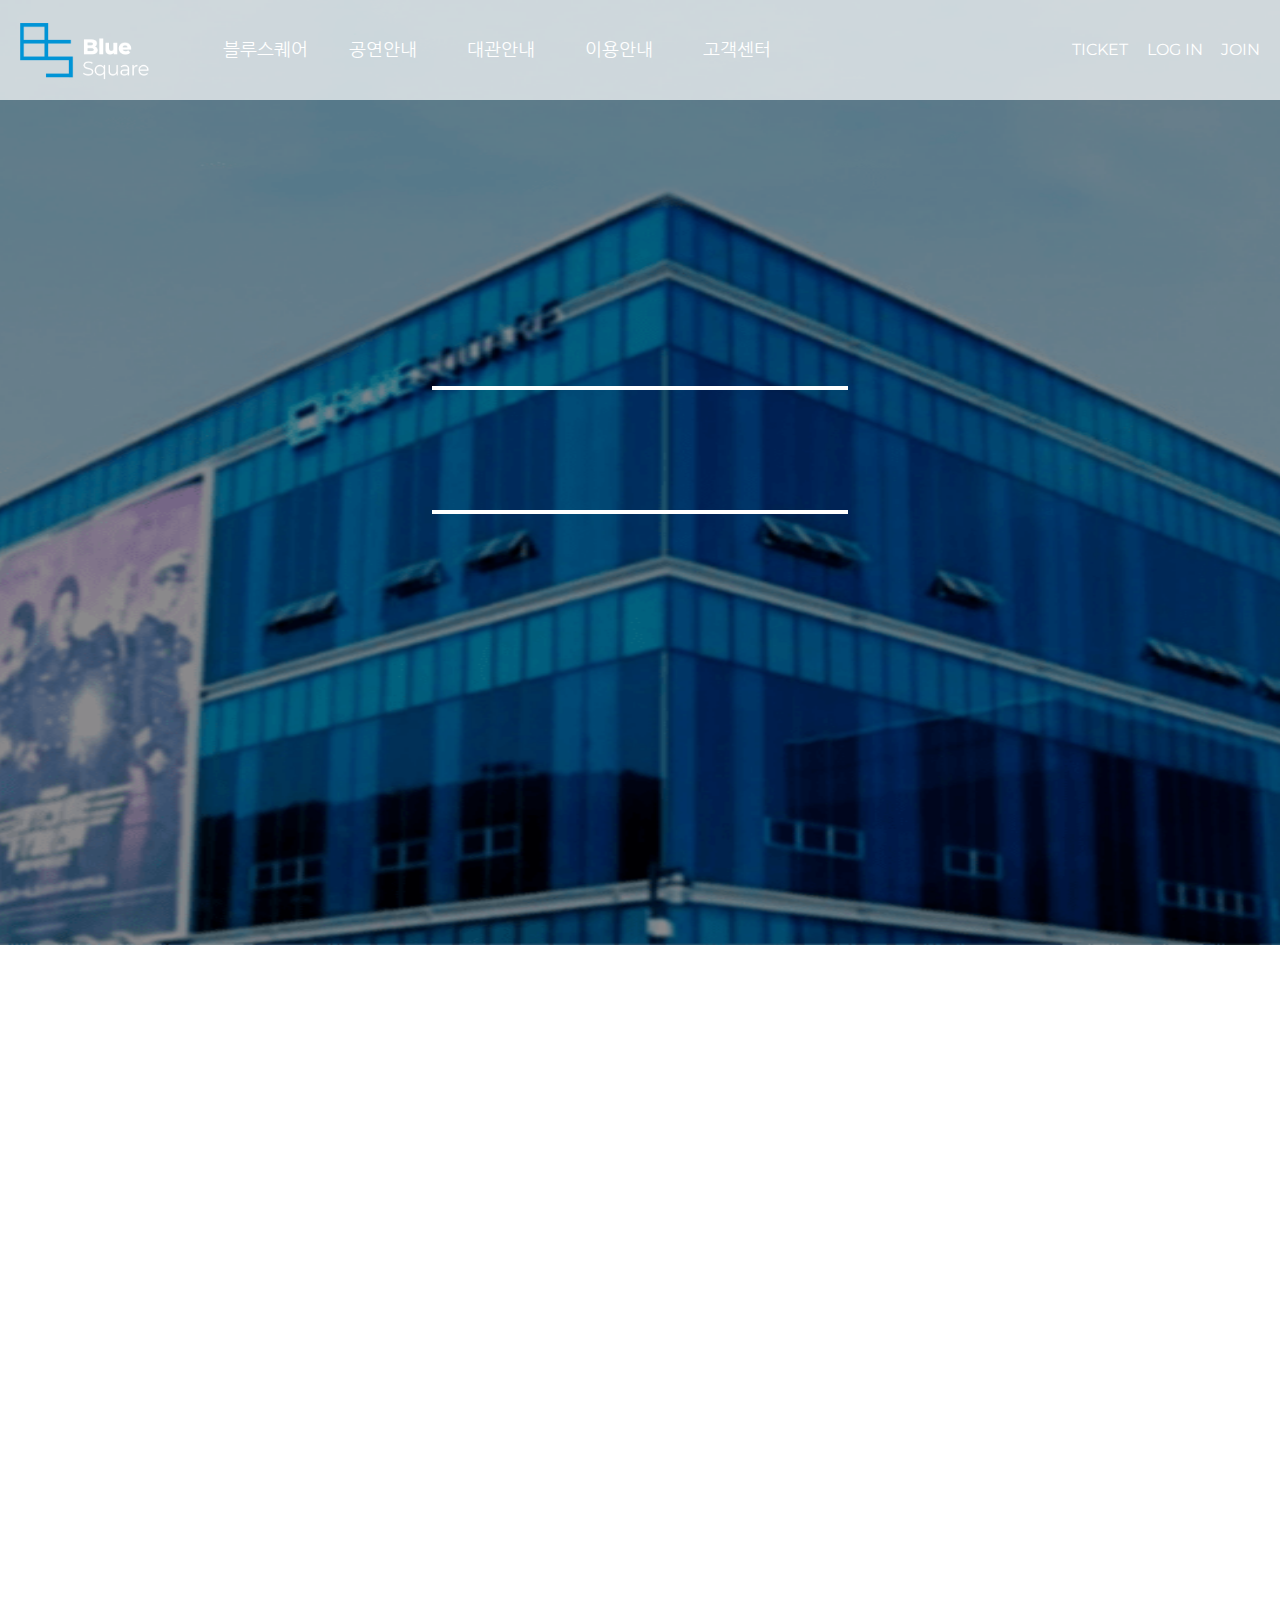
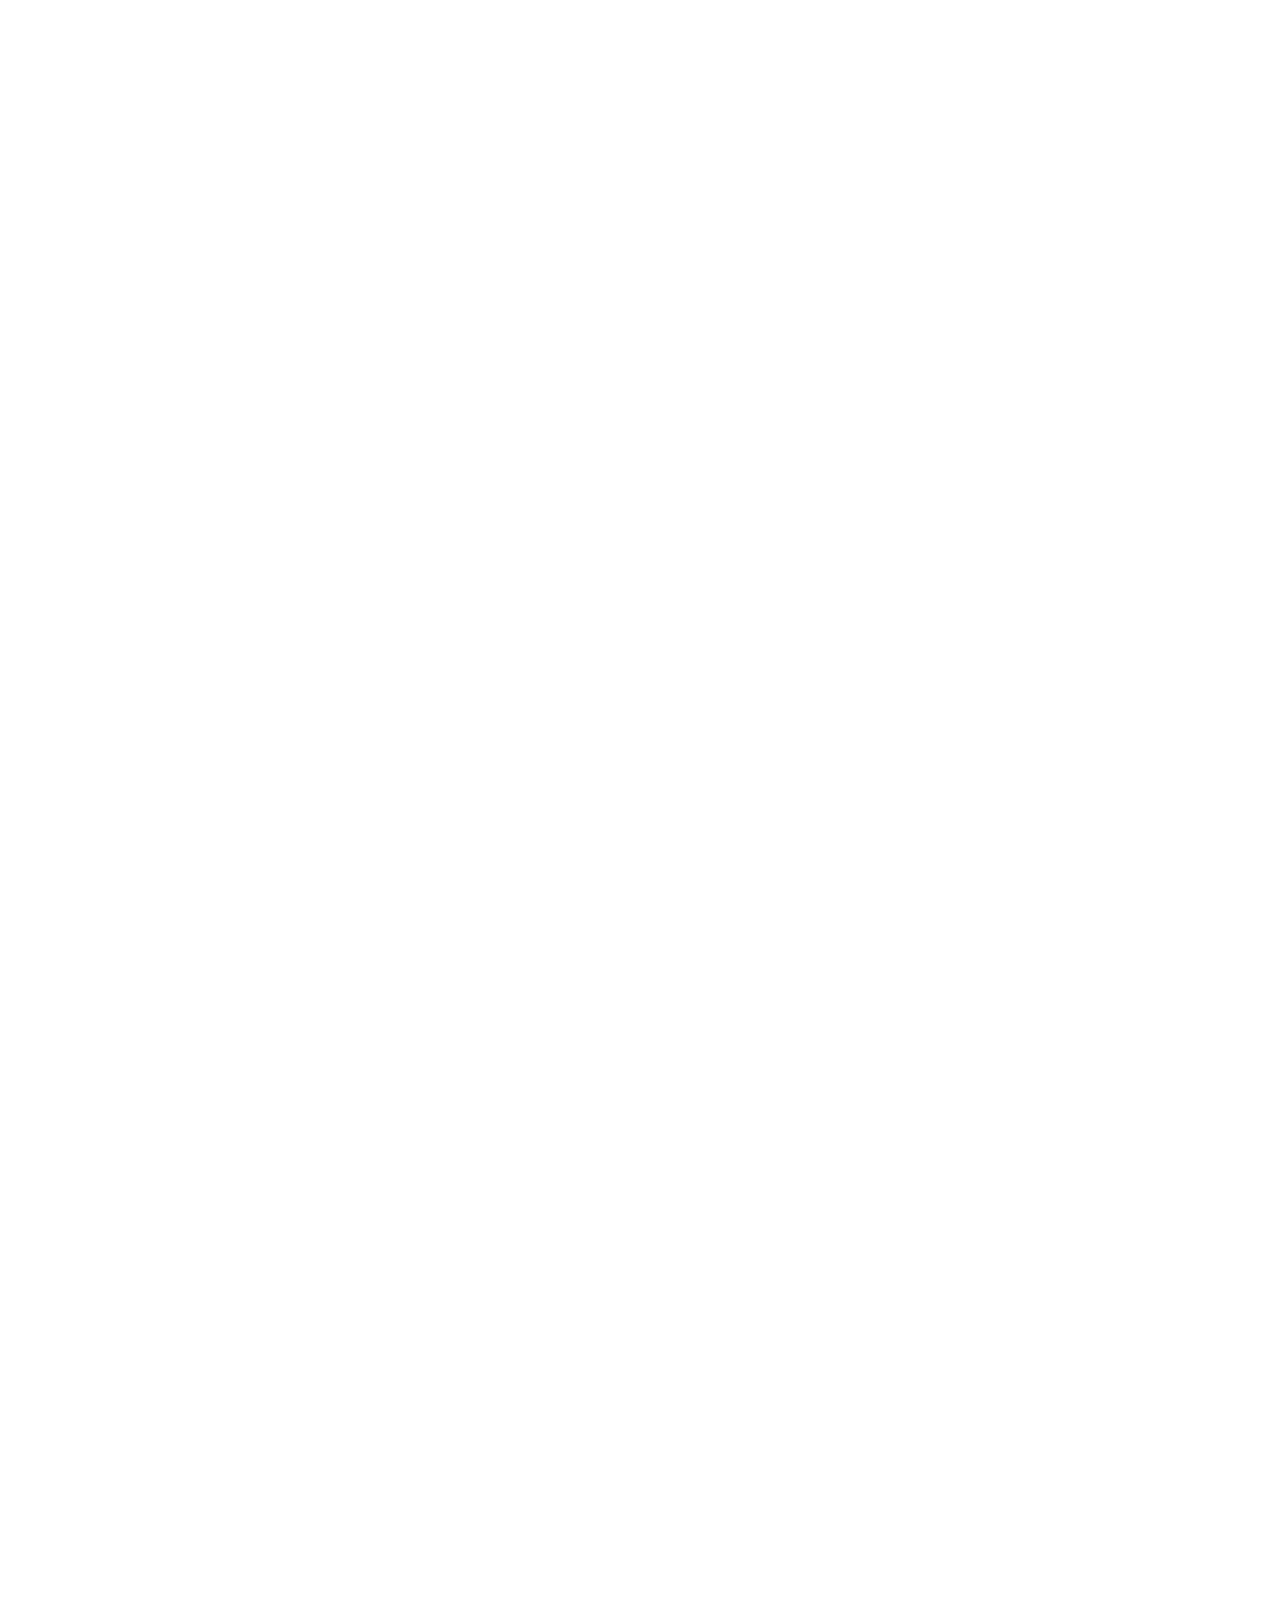
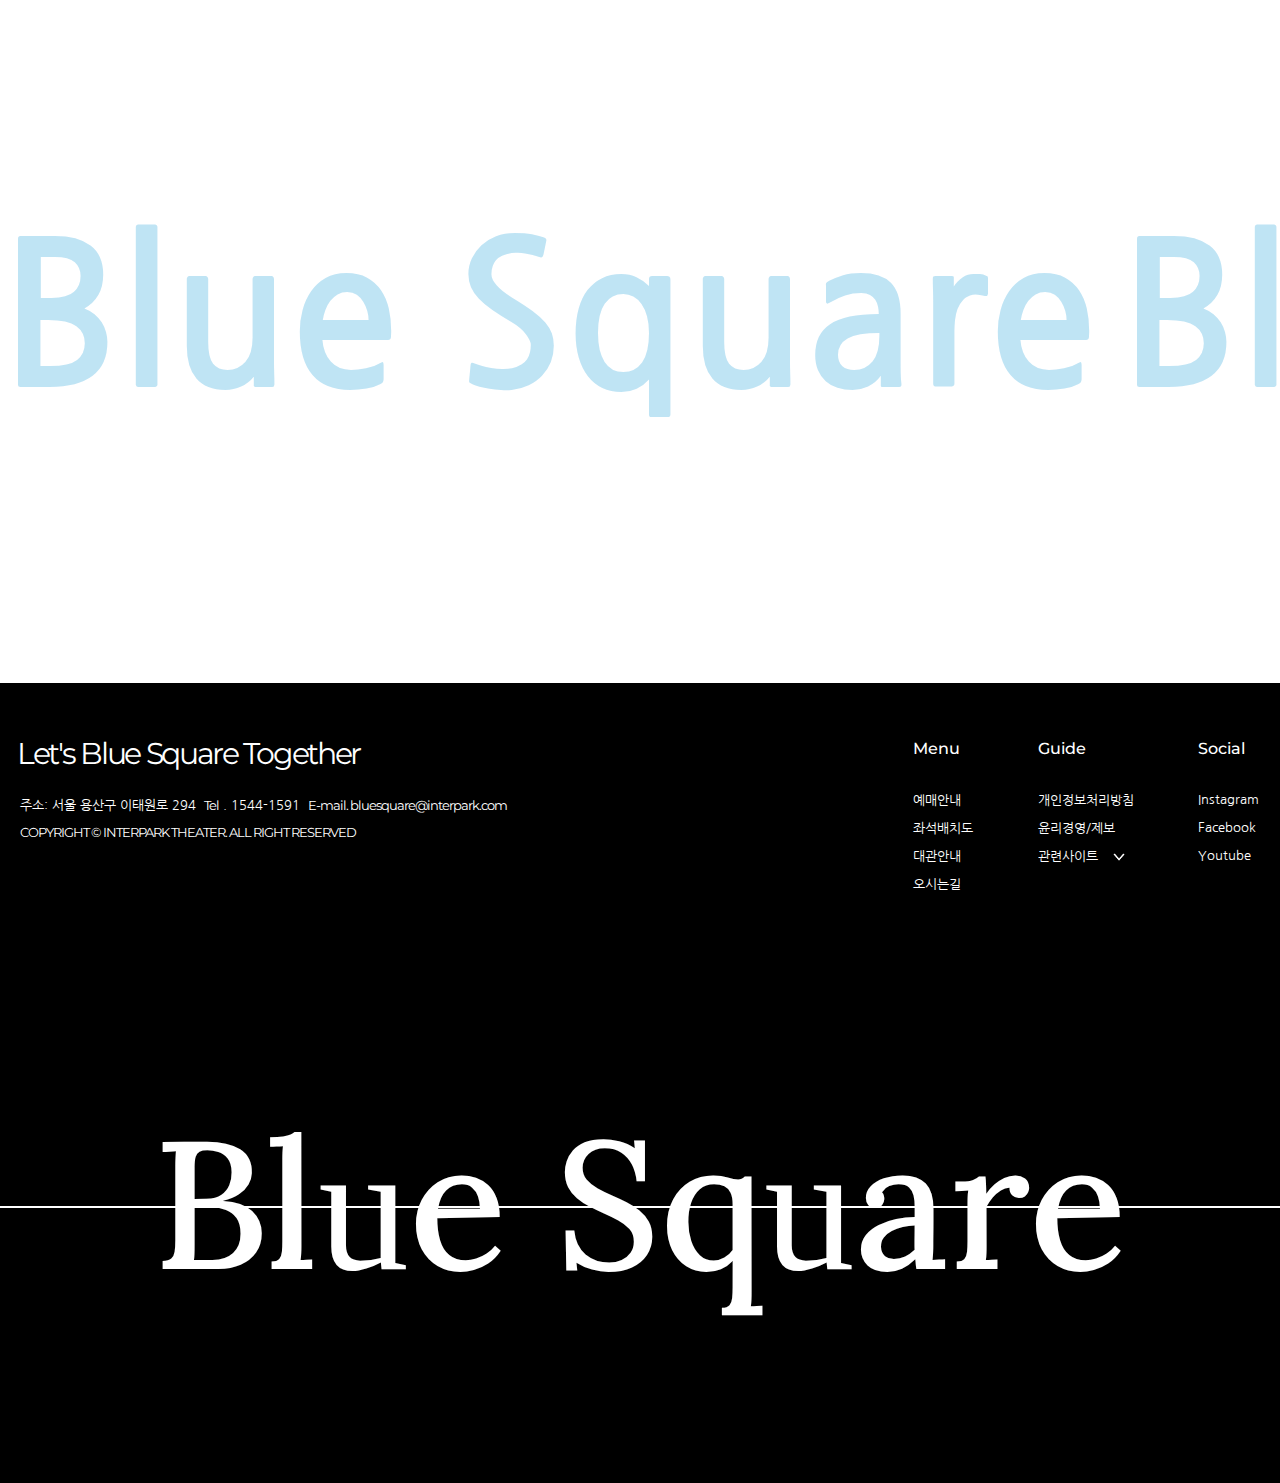
<file: About/Overview/overview.html>
<!DOCTYPE html>
<html lang="ko">

<head>
    <meta charset="UTF-8">
    <meta http-equiv="X-UA-Compatible" content="IE=edge">
    <meta http-equiv="Content-Security-Policy" content="upgrade-insecure-requests">
    <meta name="viewport" content="width=device-width, initial-scale=1.0">
    <meta name="author" content="이복경">
    <meta name="description" content="블루스퀘어 기관 소개">
    <!-- favicon 설정 시작 -->
    <link rel="apple-touch-icon" sizes="57x57" href="./favicon/apple-icon-57x57.png">
    <link rel="apple-touch-icon" sizes="60x60" href="./favicon/apple-icon-60x60.png">
    <link rel="apple-touch-icon" sizes="72x72" href="./favicon/apple-icon-72x72.png">
    <link rel="apple-touch-icon" sizes="76x76" href="./favicon/apple-icon-76x76.png">
    <link rel="apple-touch-icon" sizes="114x114" href="./favicon/apple-icon-114x114.png">
    <link rel="apple-touch-icon" sizes="120x120" href="./favicon/apple-icon-120x120.png">
    <link rel="apple-touch-icon" sizes="144x144" href="./favicon/apple-icon-144x144.png">
    <link rel="apple-touch-icon" sizes="152x152" href="./favicon/apple-icon-152x152.png">
    <link rel="apple-touch-icon" sizes="180x180" href="./favicon/apple-icon-180x180.png">
    <link rel="icon" type="image/png" sizes="192x192"  href="./favicon/android-icon-192x192.png">
    <link rel="icon" type="image/png" sizes="32x32" href="./favicon/favicon-32x32.png">
    <link rel="icon" type="image/png" sizes="96x96" href="./favicon/favicon-96x96.png">
    <link rel="icon" type="image/png" sizes="16x16" href="./favicon/favicon-16x16.png">
    <link rel="manifest" href="./favicon/manifest.json">
    <meta name="msapplication-TileColor" content="#ffffff">
    <meta name="msapplication-TileImage" content="/ms-icon-144x144.png">
    <meta name="theme-color" content="#ffffff">
    <!-- favicon 설정 끝 -->
    <link rel="stylesheet" href="./css/overview.css" type="text/css">
    <script src="./js/jquery.js"></script>
    <script src="./js/overview.js"></script>
    <link rel="stylesheet" href="https://unpkg.com/aos@2.3.1/dist/aos.css">
    <title>BLUE SQUARE</title>
</head>

<body>
    <div class="wrapper">
        <header>
            <!-- oveview header!!! -->
            <div class="ov-header">
                <div class="hd-img">
                    <img class="mb" src="./img/Lay50mobile_hd.png" alt="블루스퀘어소개헤더">
                    <img class="tb" src="./img/smallheader.png" alt="블루스퀘어소개헤더">
                    <img class="pc" src="./img/largeheader.png" alt="블루스퀘어소개헤더">
                    <div class="line-box">
                        <div class="p-box">
                            <p>OVERVIEW</p>
                        </div>

                    </div>
                </div> <!-- hd-img -->

            </div> <!-- oveview header -->

            <div class="logo-menu-box">
                <div class="container">
                    <div class="flex-box">
                        <div class="header-logo">
                            <a href="../../index.html" class="mobile-only"><img src="./img/logo_only.png" alt="logo"></a>
                            <a href="../../index.html" class="large-only hover-change"><img src="./img/logo_white.png" alt="logo"></a>
                        </div>
    
                        <nav class="main-menu">
                            <ul class="gnb">
                                <li>
                                    <a href="../../About/Overview/overview.html">블루스퀘어</a>
                                    <ul class="lnb">
                                        <li><a href="../../About/Overview/overview.html">기관소개</a></li>
                                        <li><a href="../../About/Seating_Charts/seating_charts.html">좌석배치도</a></li>
                                    </ul>
                                </li>
                                <li>
                                    <a href="../../Performance/Tickets/tickets.html">공연안내</a>
                                    <ul class="lnb">
                                        <li><a href="../../Performance/Tickets/tickets.html">공연예매</a></li>
                                        <li><a href="../../Performance/All_Schedule/all_schedule.html">공연일정</a></li>
                                        <li><a href="../../Performance/Booking_Guide/booking_guide.html">예매안내</a></li>
                                    </ul>
                                </li>
                                <li>
                                    <a href="../../Venue/Venue_Guidance/shinhan.html">대관안내</a>
                                    <ul class="lnb">
                                        <li><a href="../../Venue/Venue_Guidance/shinhan.html">대관시설/대관료</a></li>
                                        <li><a href="../../Venue/Application/application.html">대관신청</a></li>
                                    </ul>
                                </li>
                                <li>
                                    <a href="../../Visit/Restaurant_and_Cafe/restaurant_and_cafe.html">이용안내</a>
                                    <ul class="lnb">
                                        <li><a href="../../Visit/Restaurant_and_Cafe/restaurant_and_cafe.html">레스토랑&카페</a></li>
                                        <li><a href="../../Visit/Culture_Space/culture_space.html">문화공간</a></li>
                                        <li><a href="../../Visit/How_to_come/how_to_come.html">오시는 길</a></li>
                                    </ul>
                                </li>
                                <li>
                                    <a href="../../Community/Notice/notice.html">고객센터</a>
                                    <ul class="lnb">
                                        <li><a href="../../Community/Notice/notice.html">공지사항</a></li>
                                        <li><a href="../../Community/FAQ/FAQ.html">FAQ</a></li>
                                    </ul>
                                </li>
                            </ul> <!-- gnb -->
                        </nav> <!-- main-menu-->
    
                        <div class="right-menu">
                            <ul>                                
                                <li class="mobile-only left"><a href="../../Performance/Tickets/tickets.html"><img src="./img/ticket_white.png" alt="ticket"></a></li>
                                <li class="mobile-only right"><a href="#"><img src="./img/menu_white.png" alt="menu"></a></li>
                                <li class="large-only"><a href="../../Performance/Tickets/tickets.html">TICKET</a></li>
                                <li class="large-only"><a href="../../login/login.html">LOG IN</a></li>
                                <li class="large-only"><a href="../../join/join.html">JOIN</a></li>
                            </ul>
                        </div> <!-- right-menu -->
                    </div> <!-- flex-box -->
                </div> <!-- container -->
            </div> <!-- logo-menu-box -->

            <div class="mobile-only overlay">
                <a href="#" class="close-btn">&times;</a>
                <div class="overlay-menu">
                    <ul>
                        <li>
                            <a href="#">블루스퀘어</a>
                            <ul>
                                <li><a href="../../About/Overview/overview.html">기관소개</a></li>
                                <li><a href="../../About/Seating_Charts/seating_charts.html">좌석배치도</a></li>
                            </ul>
                        </li>
                        <li>
                            <a href="#">공연안내</a>
                            <ul>
                                <li><a href="../../Performance/Tickets/tickets.html">공연예매</a></li>
                                <li><a href="../../Performance/All_Schedule/all_schedule.html">공연일정</a></li>
                                <li><a href="../../Performance/Booking_Guide/booking_guide.html">예매안내</a></li>
                            </ul>
                        </li>
                        <li>
                            <a href="#">대관안내</a>
                            <ul>
                                <li><a href="../../Venue/Venue_Guidance/shinhan.html">대관시설/대관료</a></li>
                                <li><a href="../../Venue/Application/application.html">대관신청</a></li>
                            </ul>
                        </li>
                        <li>
                            <a href="#">이용안내</a>
                            <ul>
                                <li><a href="../../Visit/Restaurant_and_Cafe/restaurant_and_cafe.html">레스토랑&카페</a></li>
                                <li><a href="../../Visit/Culture_Space/culture_space.html">문화공간</a></li>
                                <li><a href="../../Visit/How_to_come/how_to_come.html">오시는 길</a></li>
                            </ul>
                        </li>
                        <li>
                            <a href="#">고객센터</a>
                            <ul>
                                <li><a href="../../Community/Notice/notice.html">공지사항</a></li>
                                <li><a href="../../Community/FAQ/FAQ.html">FAQ</a></li>
                            </ul>
                        </li>

                        <li style="padding-top:30px;"><a href="../../login/login.html" style="font-size: 16px;">LOG IN</a></li>
                        <li><a href="../../join/join.html" style="font-size: 16px;">JOIN</a></li>
                    </ul> 
                </div> <!-- overlay-menu -->
            </div> <!-- overlay -->
        </header> <!-- header -->

        <main>
            <div class="container">
                <h1 class="title" data-aos="fade-right" data-aos-duration="500">블루스퀘어 소개</h1>
                <div class="page-info1">
                    <div class="info-img" data-aos="fade-right">
                        <img src="./img/img1.png" alt="뮤지컬이미지" width="500">
                    </div>
                    <div class="info-txt" data-aos="fade-left">
                        <p class="txt1">The Largest in South Korea</p>
                        <p class="txt2">국내최대 규모의<br>뮤지컬 공연장</p>
                        <p class="txt3">
                            서울 한남동에 자리한 블루스퀘어는 1,766석의 뮤지컬
                            <br>전문 공연장인 신한카드홀과 1,400석(스탠딩 2,800석) <br>
                            규모의 다목적 공연장인 마스터카드홀로 구성된 <br>
                            국내 최대 규모의 공연장입니다(뮤지컬 전문 공연장 기준).
                        </p>
                    </div>
                </div> <!-- page-info1 -->
                <div class="page-info2">
                    <div class="info-txt" data-aos="fade-right" >
                        <p class="txt1">Top-Notch Perfomence</p>
                        <p class="txt2">국내 최고의<br>흥행 공연장</p>
                        <p class="txt3">
                            2011년 11월 개관 이후 1년여 만에 100만 관객을 돌파한<br>
                            블루스퀘어는 매년 국내 최고의 흥행작을 무대에 올렸습니다.<br>
                            업계와 관객들의 뜨거운 성원 덕분에 블루스퀘어는 우리나라<br>
                            최고의 흥행 공연장으로 굳건히 자리매김할 수 있었습니다.
                        </p>
                    </div>
                    <div class="info-img" data-aos="fade-left">
                        <img src="./img/img2.png" alt="흥행공연이미지">
                    </div>
                </div> <!-- page-info2 -->
                <div class="page-info3">
                    <div class="info-img" data-aos="fade-right">
                        <img src="./img/img3.png" alt="복합문화공간">
                    </div>
                    <div class="info-txt" data-aos="fade-left">
                        <p class="txt1">Complex Cultural Space</p>
                        <p class="txt2">더 풍성한 즐거움을 제공하는<br>복합문화공간</p>
                        <p class="txt3">
                            공연장 외에 카오스홀, NEMO, 북파크 라운지, 카페 필로스,<br>
                            솔로스키친, 스테이지B 등 블루스퀘어는 하루 종일 머물러도<br>
                            지루할 틈이 없는 복합문화공간의 면모를 완성했습니다.
                        </p>
                    </div>
                </div> <!-- page-info3 -->
            
                <div class="bottom-txt" data-aos="fade-up" data-aos-delay="500" data-aos-duration="1000" data-aos-easing="linear">
                    <div class="b-txt">
                        앞으로도 제작사에게는 작품의 퀄리티가 향상될 수 있는 <span class="bold-txt">최적의 제작 환경</span>을,
                        관객 여러분께는 <span class="bold-txt">감동 가득한 공연과 쾌적한 관람 환경</span>을 제공할 것을 약속드립니다.<br>
                        복합문화공간 블루스퀘어를 비롯해 전국 각지의 공연장 운영을 통해<br>
                        우리나라 공연계의 발전을 견인해 나가겠습니다.
                    </div>
                </div> <!-- bottom-txt -->
            </div> <!-- container -->
            <div class="flow-txt-wrap">
                <div class="flow-box">
                    <div class="flow-txt">Blue Square</div>
                    <div class="flow-txt">Blue Square</div>
                    <div class="flow-txt">Blue Square</div>
                    <div class="flow-txt">Blue Square</div>
                    <div class="flow-txt">Blue Square</div>
                </div>
            </div>
        </main> <!-- main -->

        <footer>
            <div class="container">
                <div class="flex-box">
                    <div class="left-contents">
                        <h2>Let's Blue Square Together</h2>
                        <br>
                        <address>
                            주소: 서울 용산구 이태원로 294&nbsp;&nbsp;<span>Tel</span> . 1544-1591&nbsp;&nbsp;<span>E-mail. bluesquare@interpark.com</span>
                        </address>
                        <p>COPYRIGHT &copy; INTERPARK THEATER. ALL RIGHT RESERVED</p>
                    </div> <!-- left-contents -->
    
                    <div class="right-contents">
                        <ul class="footer-menu">
                            <li>Menu
                                <ul class="menu-contents">
                                    <li><a href="../../Performance/Booking_Guide/booking_guide.html">예매안내</a></li>
                                    <li><a href="../../About/Seating_Charts/seating_charts.html">좌석배치도</a></li>
                                    <li><a href="../../Venue/Venue_Guidance/shinhan.html">대관안내</a></li>
                                    <li><a href="../../Visit/How_to_come/how_to_come.html">오시는길</a></li>
                                </ul>
                            </li>
                            <li>Guide
                                <ul class="menu-contents">
                                    <li><a href="#">개인정보처리방침</a></li>
                                    <li><a href="#">윤리경영/제보</a></li>
                                    <li>
                                        <form action="#" method="post">
                                            <select name="site" id="site">
                                                <option value="">관련사이트</option>
                                                <option value="http://www.stage631.com/">스테이지631</option>
                                                <option value="http://www.shinhancard.com">신한카드</option>
                                                <option value="https://www.mastercard.co.kr/">마스터카드</option>
                                            </select>
                                            <span><img src="./img/down_icon.png" alt="select arrow"></span>
                                        </form>
                                    </li>
                                </ul>
                            </li>
                            <li>Social
                                <ul class="menu-contents social-menu">
                                    <li><a href="https://www.instagram.com/bluesquare_food_culture/" target="_blank">Instagram</a></li>
                                    <li><a href="https://ko-kr.facebook.com/BlueSquare.page/" target="_blank">Facebook</a></xli>
                                    <li><a href="https://youtu.be/0SyccwSAaUQ" target="_blank">Youtube</a></li>
                                </ul>
                            </li>
                        </ul> <!-- footer-menu -->
                    </div> <!-- right-contents -->
                    
                    <div class="large-only footer-title">
                        <h1>Bl<span style="font-family: 'Pretendard';">u</span>e&ZeroWidthSpace; Sq<span style="font-family: 'Pretendard';">u</span>are</h1>
                    </div>
                </div> <!-- flex-box -->                
            </div> <!-- container -->

            <div class="large-only line">
                <span></span>
            </div>
        </footer> <!-- footer -->
    </div> <!-- wrapper -->

    <script src="https://unpkg.com/aos@2.3.1/dist/aos.js"></script>
    <script>
        $(document).ready(function () {
            AOS.init();
        });
    </script>
</body>

</html>
</file>
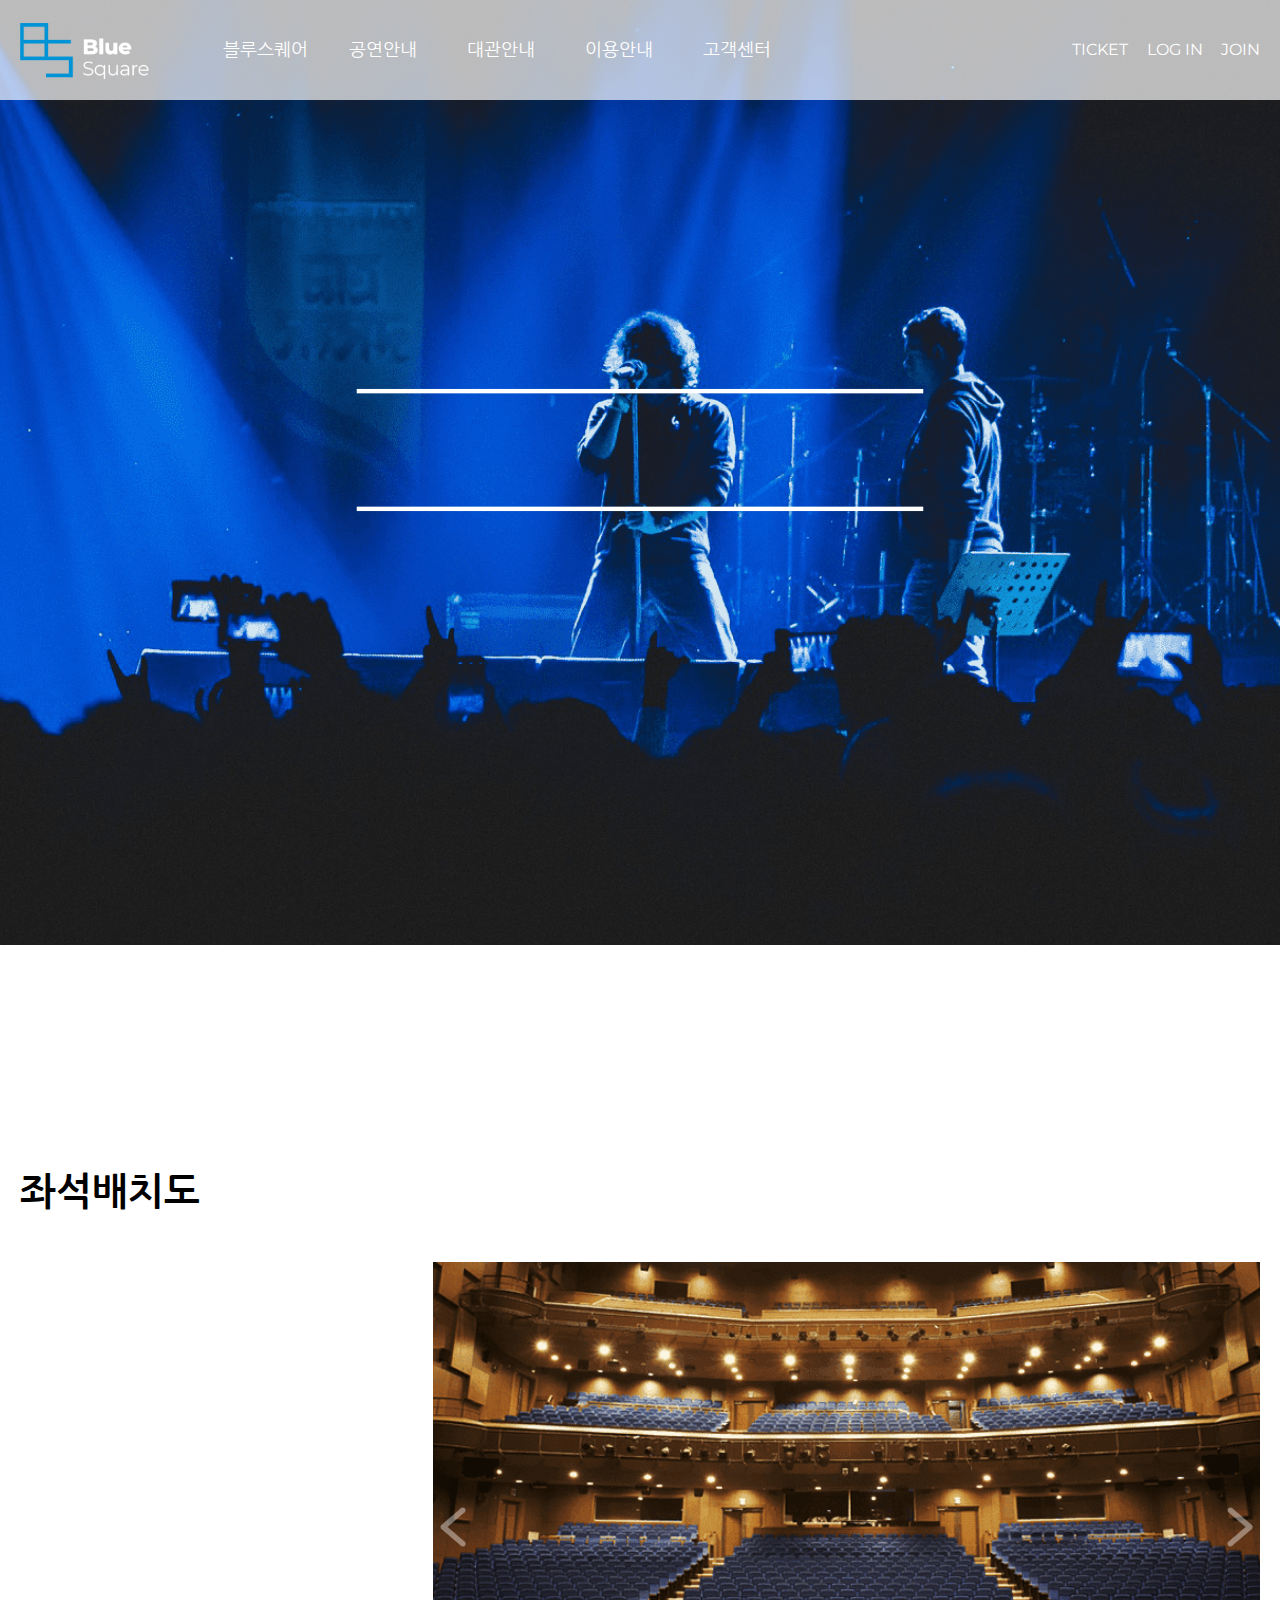
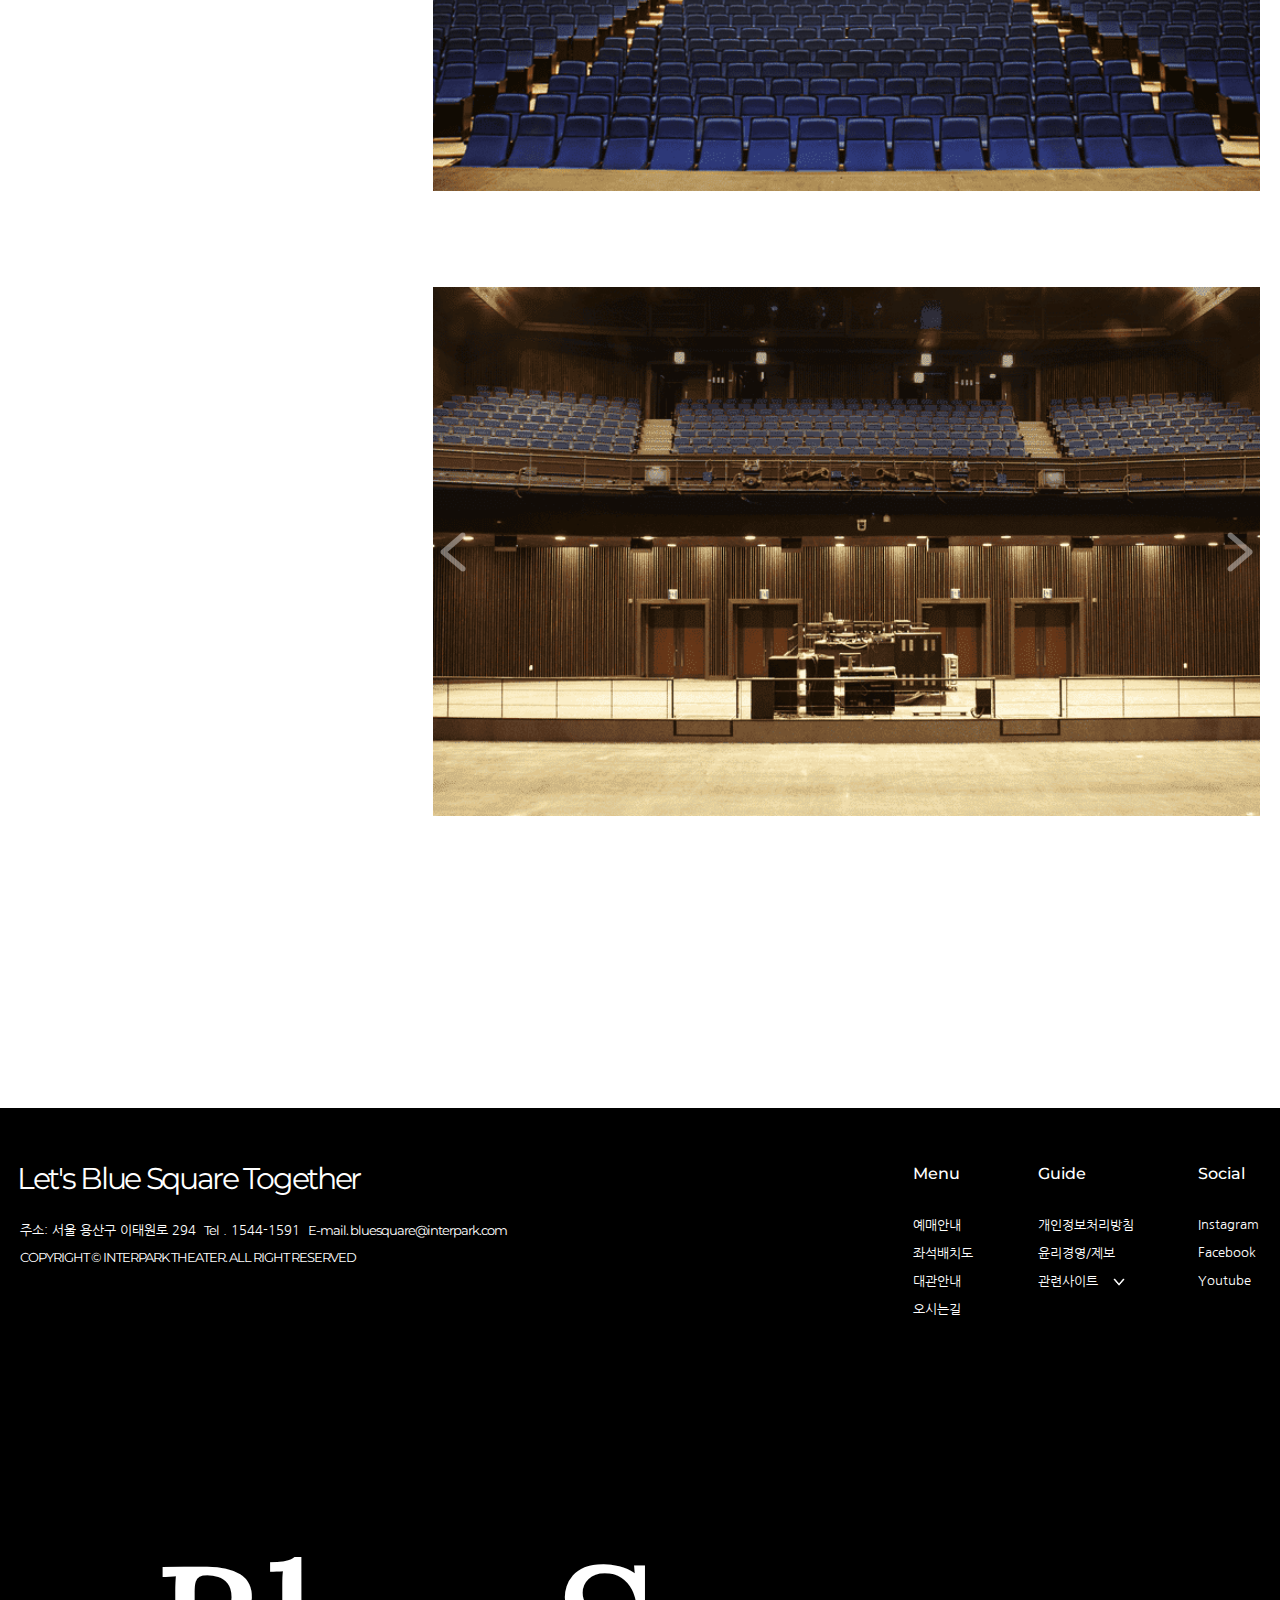
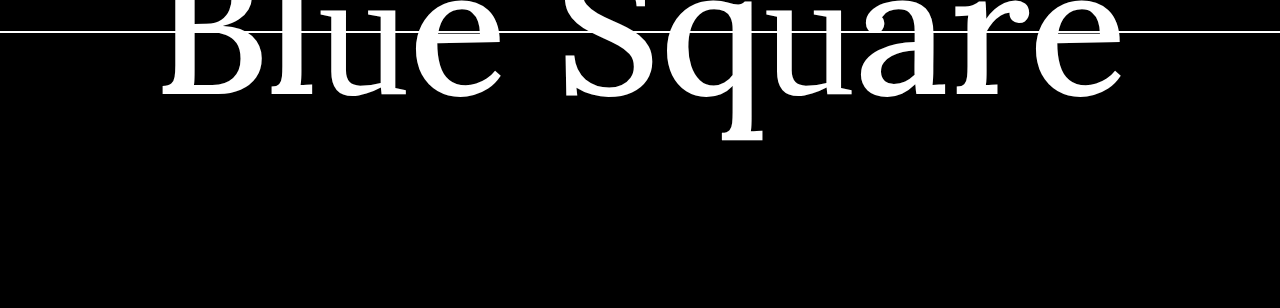
<file: About/Seating_Charts/seating_charts.html>
<!DOCTYPE html>
<html lang="ko">

<head>
    <meta charset="UTF-8">
    <meta http-equiv="X-UA-Compatible" content="IE=edge">
    <meta http-equiv="Content-Security-Policy" content="upgrade-insecure-requests">
    <meta name="viewport" content="width=device-width, initial-scale=1.0">
    <meta name="author" content="송하정">
    <meta name="description" content="블루스퀘어 홈페이지 좌석배치도-메인">
    <!-- favicon 설정 시작 -->
    <link rel="apple-touch-icon" sizes="57x57" href="./favicon/apple-icon-57x57.png">
    <link rel="apple-touch-icon" sizes="60x60" href="./favicon/apple-icon-60x60.png">
    <link rel="apple-touch-icon" sizes="72x72" href="./favicon/apple-icon-72x72.png">
    <link rel="apple-touch-icon" sizes="76x76" href="./favicon/apple-icon-76x76.png">
    <link rel="apple-touch-icon" sizes="114x114" href="./favicon/apple-icon-114x114.png">
    <link rel="apple-touch-icon" sizes="120x120" href="./favicon/apple-icon-120x120.png">
    <link rel="apple-touch-icon" sizes="144x144" href="./favicon/apple-icon-144x144.png">
    <link rel="apple-touch-icon" sizes="152x152" href="./favicon/apple-icon-152x152.png">
    <link rel="apple-touch-icon" sizes="180x180" href="./favicon/apple-icon-180x180.png">
    <link rel="icon" type="image/png" sizes="192x192"  href="./favicon/android-icon-192x192.png">
    <link rel="icon" type="image/png" sizes="32x32" href="./favicon/favicon-32x32.png">
    <link rel="icon" type="image/png" sizes="96x96" href="./favicon/favicon-96x96.png">
    <link rel="icon" type="image/png" sizes="16x16" href="./favicon/favicon-16x16.png">
    <link rel="manifest" href="./favicon/manifest.json">
    <meta name="msapplication-TileColor" content="#ffffff">
    <meta name="msapplication-TileImage" content="/ms-icon-144x144.png">
    <meta name="theme-color" content="#ffffff">
    <!-- favicon 설정 끝 -->
    <link rel="stylesheet" href="./css/seating_charts.css" type="text/css">
    <link rel="stylesheet" href="https://unpkg.com/aos@2.3.1/dist/aos.css" />
    <title>BLUE SQUARE</title>
    <script src="https://cdnjs.cloudflare.com/ajax/libs/jquery/3.6.0/jquery.js"></script>
    <script src="https://unpkg.com/aos@2.3.1/dist/aos.js"></script>
    <script src="./js/seating_charts.js"></script>
</head>

<body>
    <div class="wrapper">
        <header>
            <div class="header-bg">
                <img src="./img/seating-main.png" alt="공연장에서 가수가 노래하는 모습">
                <div class="line-box">
                    <div class="p-box">
                        <p>SEATING CHARTS</p>
                    </div>
                </div> <!-- line-box -->
            </div> <!-- header-bg -->
            
            <div class="logo-menu-box">
                <div class="container">
                    <div class="flex-box">
                        <div class="header-logo">
                            <a href="../../index.html" class="mobile-only"><img src="./img/logo_only.png" alt="logo"></a>
                            <a href="../../index.html" class="large-only hover-change"><img src="./img/logo_white.png" alt="logo"></a>
                        </div>
    
                        <nav class="main-menu">
                            <ul class="gnb">
                                <li>
                                    <a href="../../About/Overview/overview.html">블루스퀘어</a>
                                    <ul class="lnb">
                                        <li><a href="../../About/Overview/overview.html">기관소개</a></li>
                                        <li><a href="../../About/Seating_Charts/seating_charts.html">좌석배치도</a></li>
                                    </ul>
                                </li>
                                <li>
                                    <a href="../../Performance/Tickets/tickets.html">공연안내</a>
                                    <ul class="lnb">
                                        <li><a href="../../Performance/Tickets/tickets.html">공연예매</a></li>
                                        <li><a href="../../Performance/All_Schedule/all_schedule.html">공연일정</a></li>
                                        <li><a href="../../Performance/Booking_Guide/booking_guide.html">예매안내</a></li>
                                    </ul>
                                </li>
                                <li>
                                    <a href="../../Venue/Venue_Guidance/shinhan.html">대관안내</a>
                                    <ul class="lnb">
                                        <li><a href="../../Venue/Venue_Guidance/shinhan.html">대관시설/대관료</a></li>
                                        <li><a href="../../Venue/Application/application.html">대관신청</a></li>
                                    </ul>
                                </li>
                                <li>
                                    <a href="../../Visit/Restaurant_and_Cafe/restaurant_and_cafe.html">이용안내</a>
                                    <ul class="lnb">
                                        <li><a href="../../Visit/Restaurant_and_Cafe/restaurant_and_cafe.html">레스토랑&카페</a></li>
                                        <li><a href="../../Visit/Culture_Space/culture_space.html">문화공간</a></li>
                                        <li><a href="../../Visit/How_to_come/how_to_come.html">오시는 길</a></li>
                                    </ul>
                                </li>
                                <li>
                                    <a href="../../Community/Notice/notice.html">고객센터</a>
                                    <ul class="lnb">
                                        <li><a href="../../Community/Notice/notice.html">공지사항</a></li>
                                        <li><a href="../../Community/FAQ/FAQ.html">FAQ</a></li>
                                    </ul>
                                </li>
                            </ul> <!-- gnb -->
                        </nav> <!-- main-menu-->
    
                        <div class="right-menu">
                            <ul>                                
                                <li class="mobile-only left"><a href="../../Performance/Tickets/tickets.html"><img src="./img/ticket_white.png" alt="ticket"></a></li>
                                <li class="mobile-only right"><a href="#"><img src="./img/menu_white.png" alt="menu"></a></li>
                                <li class="large-only"><a href="../../Performance/Tickets/tickets.html">TICKET</a></li>
                                <li class="large-only"><a href="../../login/login.html">LOG IN</a></li>
                                <li class="large-only"><a href="../../join/join.html">JOIN</a></li>
                            </ul>
                        </div> <!-- right-menu -->
                    </div> <!-- flex-box -->
                </div> <!-- container -->
            </div> <!-- logo-menu-box -->

            <div class="mobile-only overlay">
                <a href="#" class="close-btn">&times;</a>
                <div class="overlay-menu">
                    <ul>
                        <li>
                            <a href="#">블루스퀘어</a>
                            <ul>
                                <li><a href="../../About/Overview/overview.html">기관소개</a></li>
                                <li><a href="../../About/Seating_Charts/seating_charts.html">좌석배치도</a></li>
                            </ul>
                        </li>
                        <li>
                            <a href="#">공연안내</a>
                            <ul>
                                <li><a href="../../Performance/Tickets/tickets.html">공연예매</a></li>
                                <li><a href="../../Performance/All_Schedule/all_schedule.html">공연일정</a></li>
                                <li><a href="../../Performance/Booking_Guide/booking_guide.html">예매안내</a></li>
                            </ul>
                        </li>
                        <li>
                            <a href="#">대관안내</a>
                            <ul>
                                <li><a href="../../Venue/Venue_Guidance/shinhan.html">대관시설/대관료</a></li>
                                <li><a href="../../Venue/Application/application.html">대관신청</a></li>
                            </ul>
                        </li>
                        <li>
                            <a href="#">이용안내</a>
                            <ul>
                                <li><a href="../../Visit/Restaurant_and_Cafe/restaurant_and_cafe.html">레스토랑&카페</a></li>
                                <li><a href="../../Visit/Culture_Space/culture_space.html">문화공간</a></li>
                                <li><a href="../../Visit/How_to_come/how_to_come.html">오시는 길</a></li>
                            </ul>
                        </li>
                        <li>
                            <a href="#">고객센터</a>
                            <ul>
                                <li><a href="../../Community/Notice/notice.html">공지사항</a></li>
                                <li><a href="../../Community/FAQ/FAQ.html">FAQ</a></li>
                            </ul>
                        </li>

                        <li style="padding-top:30px;"><a href="../../login/login.html" style="font-size: 16px;">LOG IN</a></li>
                        <li><a href="../../join/join.html" style="font-size: 16px;">JOIN</a></li>
                    </ul> 
                </div> <!-- overlay-menu -->
            </div> <!-- overlay -->
        </header> <!-- header -->

        <main>
            <div class="container">
                <h1>좌석배치도</h1>
                <div class="hall-wrap">
                    <section class="card-hall" id="shinhan-card-hall">
                        <h2>shinhan-card-hall</h2>
                        <div class="info-wrap">
                            <h2 data-aos="fade-in">신한카드홀</h2>
                            <div class="seat-info-box" data-aos="fade-in" >
                                <div class="seat-info">
                                    <p>관람석</p>
                                    <p class="seat-num">총 1,766석</p>
                                </div>
                                <div class="seat-info">
                                    <p>오케스트라피트석</p>
                                    <p class="seat-num">76석</p>
                                </div>
                                <div class="seat-info">
                                    <p>휠체어석</p>
                                    <p class="seat-num">18석</p>
                                </div>
                                <div class="seat-info">
                                    <p>모자동반석</p>
                                    <p class="seat-num">14석</p>
                                </div>
                            </div>
                            <div class="seating-chart-btn" data-aos="fade-in">
                                <a href="./Seating_Charts_shinhan/seating_charts_shinhan.html">좌석배치도</a>
                            </div>
                        </div>
                        <div class="slide-wrap">
                            <div class="slide-img slide-img-shin">
                                <img class="item" id="photo_s" src="./img/shinhan/shinhan-hall1.png"> 
                            </div>
                            <div class="slide-btn">
                                <div class="prev" onclick="imgPrevS()"><img src="./img/prev.png" alt="이전 버튼"></div>
                                <div class="next" onclick="imgNextS()"><img src="./img/next.png" alt="다음 버튼"></div>
                            </div>
                        </div> <!-- img-wrap -->
                    </section> <!-- shinhan-card-hall -->

                    <section class="card-hall" id="master-card-hall">
                        <h2>master-card-hall</h2>
                        <div class="info-wrap">
                            <div class="hall-title">
                                <h2 data-aos="fade-in">마스터카드홀</h2>
                            </div>
                            <div class="seat-info-box-ms" data-aos="fade-in">
                                <div class="seat-info-ms">
                                    <p>스탠딩형</p>
                                    <div class="seat-num-ms info-ms1">
                                        <p>1층 최대 2,400명 수용</p>
                                        <p>2층 381석 (휠체어석 10석)</p>
                                    </div>
                                </div>
                                <div class="seat-info-ms info-ms2">
                                    <p>그라운드형</p>
                                    <div class="seat-num-ms">
                                        <p>1층 992석</p>
                                        <p>2층 381석 (휠체어석 10석)</p>
                                    </div>
                                </div>
                            </div>
                            <div class="seating-chart-btn" data-aos="fade-in">
                                <a href="./Seating_Charts_master/seating_charts_master.html">좌석배치도</a>
                            </div>
                        </div>
                        <div class="slide-wrap">
                            <div class="slide-img slide-img-mas">
                                <img class="item" id="photo_m" src="./img/master/master-hall1.png">  
                            </div>
                            <div class="slide-btn">
                                <div class="prev2" onclick="imgPrevM()"><img src="./img/prev.png" alt="이전 버튼"></div>
                                <div class="next2" onclick="imgNextM()"><img src="./img/next.png" alt="다음 버튼"></div>
                            </div>
                        </div>  <!-- img-wrap -->
                    </section> <!-- master-card-hall -->
                </div> <!-- hall-wrap -->
            </div> <!-- container -->
        </main> <!-- main -->

        <footer>
            <div class="container">
                <div class="flex-box">
                    <div class="left-contents">
                        <h2>Let's Blue Square Together</h2>
                        <br>
                        <address>
                            주소: 서울 용산구 이태원로 294&nbsp;&nbsp;<span>Tel</span> . 1544-1591&nbsp;&nbsp;<span>E-mail. bluesquare@interpark.com</span>
                        </address>
                        <p>COPYRIGHT &copy; INTERPARK THEATER. ALL RIGHT RESERVED</p>
                    </div> <!-- left-contents -->
    
                    <div class="right-contents">
                        <ul class="footer-menu">
                            <li>Menu
                                <ul class="menu-contents">
                                    <li><a href="../../Performance/Booking_Guide/booking_guide.html">예매안내</a></li>
                                    <li><a href="../../About/Seating_Charts/seating_charts.html">좌석배치도</a></li>
                                    <li><a href="../../Venue/Venue_Guidance/shinhan.html">대관안내</a></li>
                                    <li><a href="../../Visit/How_to_come/how_to_come.html">오시는길</a></li>
                                </ul>
                            </li>
                            <li>Guide
                                <ul class="menu-contents">
                                    <li><a href="#">개인정보처리방침</a></li>
                                    <li><a href="#">윤리경영/제보</a></li>
                                    <li>
                                        <form action="#" method="post">
                                            <select name="site" id="site">
                                                <option value="">관련사이트</option>
                                                <option value="http://www.stage631.com/">스테이지631</option>
                                                <option value="http://www.shinhancard.com">신한카드</option>
                                                <option value="https://www.mastercard.co.kr/">마스터카드</option>
                                            </select>
                                            <span><img src="./img/down_icon.png" alt="select arrow"></span>
                                        </form>
                                    </li>
                                </ul>
                            </li>
                            <li>Social
                                <ul class="menu-contents social-menu">
                                    <li><a href="https://www.instagram.com/bluesquare_food_culture/" target="_blank">Instagram</a></li>
                                    <li><a href="https://ko-kr.facebook.com/BlueSquare.page/" target="_blank">Facebook</a></xli>
                                    <li><a href="https://youtu.be/0SyccwSAaUQ" target="_blank">Youtube</a></li>
                                </ul>
                            </li>
                        </ul> <!-- footer-menu -->
                    </div> <!-- right-contents -->
                    
                    <div class="large-only footer-title">
                        <h1>Bl<span style="font-family: 'Pretendard';">u</span>e&ZeroWidthSpace; Sq<span style="font-family: 'Pretendard';">u</span>are</h1>
                    </div>
                </div> <!-- flex-box -->                
            </div> <!-- container -->

            <div class="large-only line">
                <span></span>
            </div>
        </footer> <!-- footer -->
    </div> <!-- wrapper -->

    <script>
        AOS.init({
            easing: 'linear',
            duration: 800,
            once: true
        });
    </script>
</body>
</html>
</file>
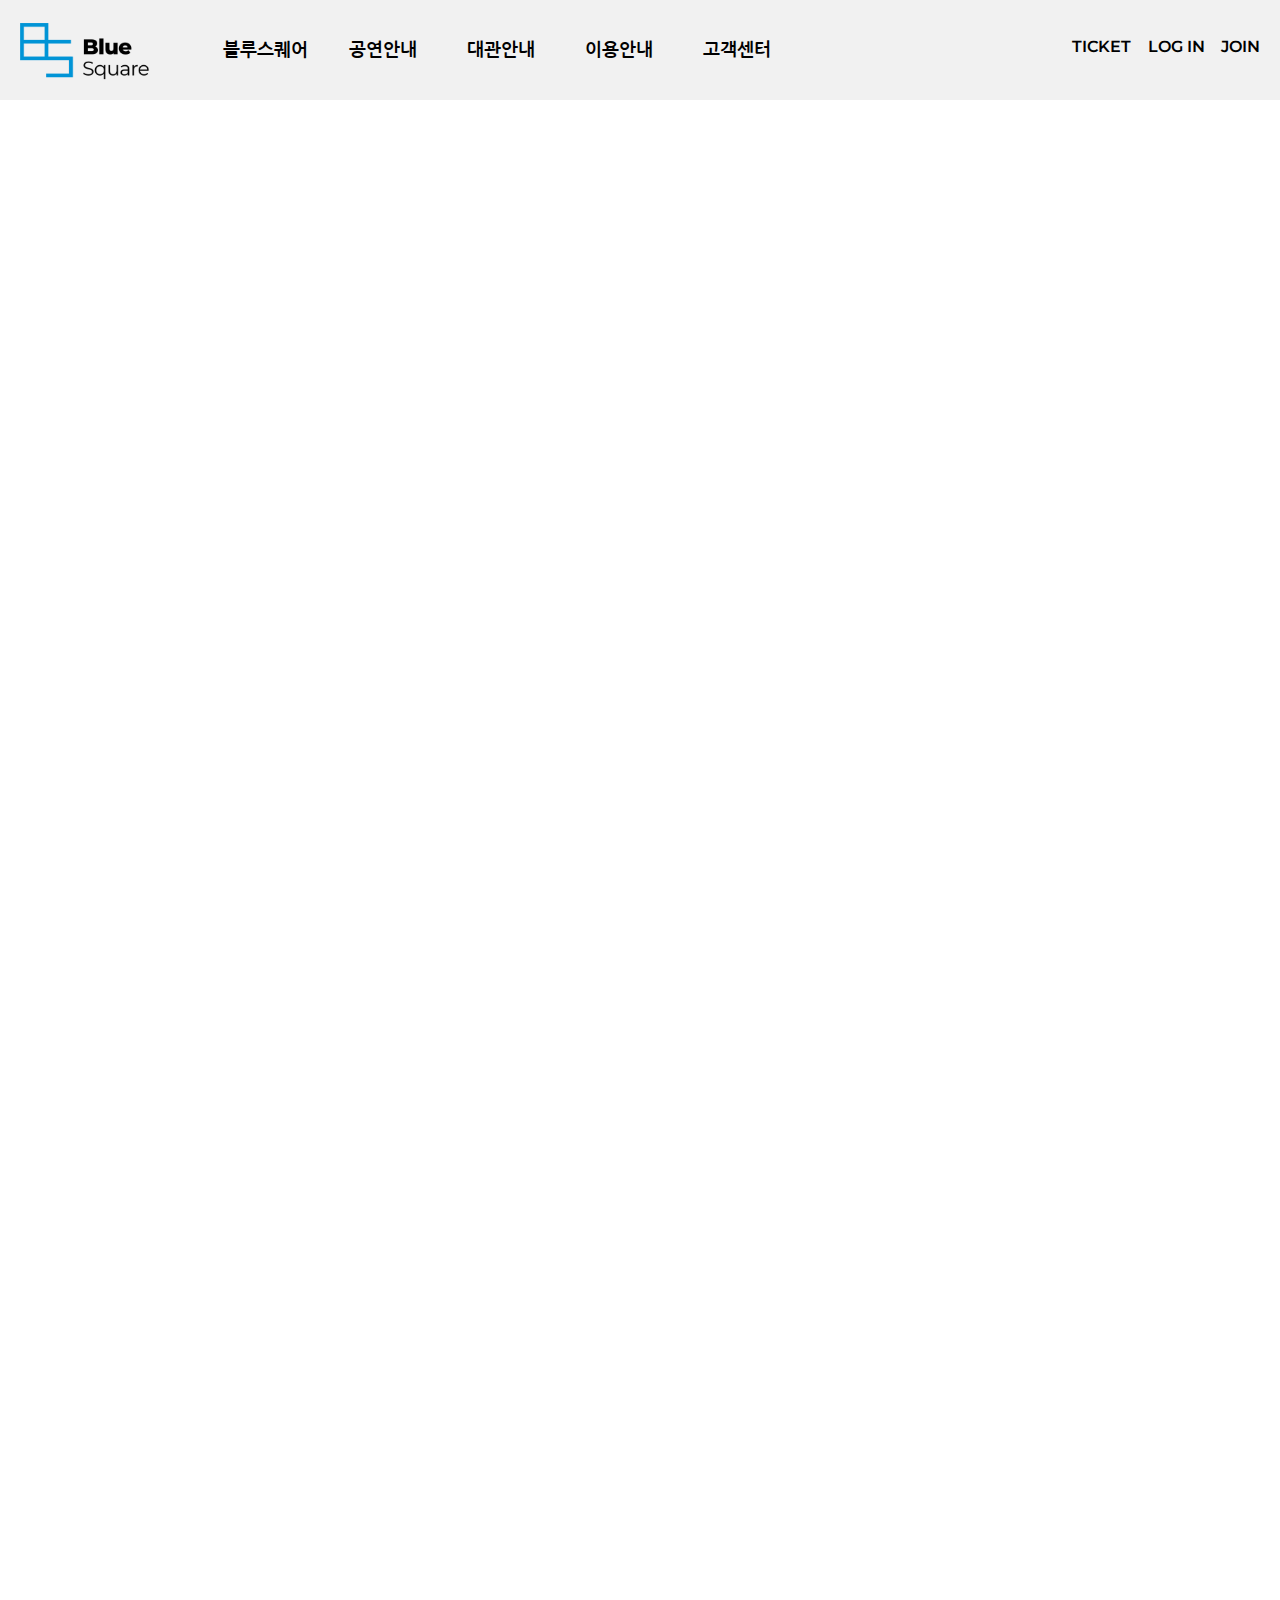
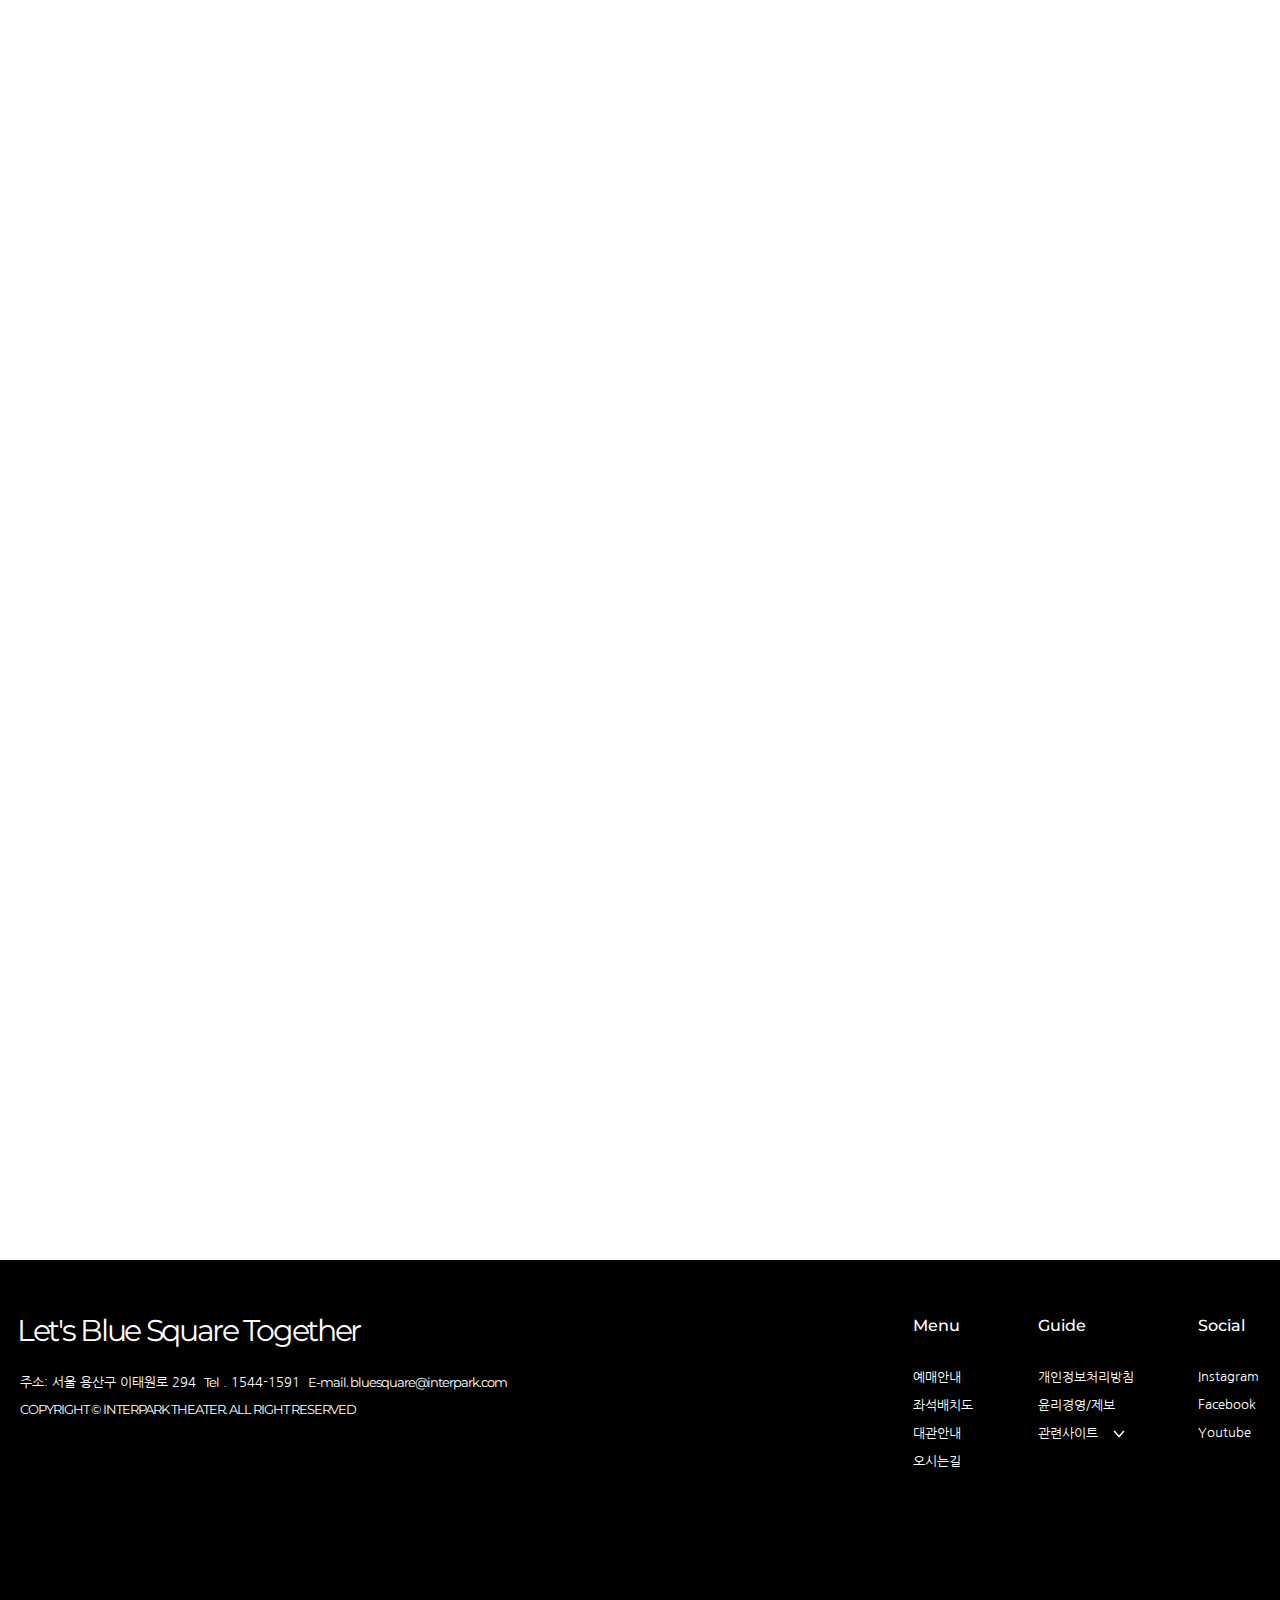
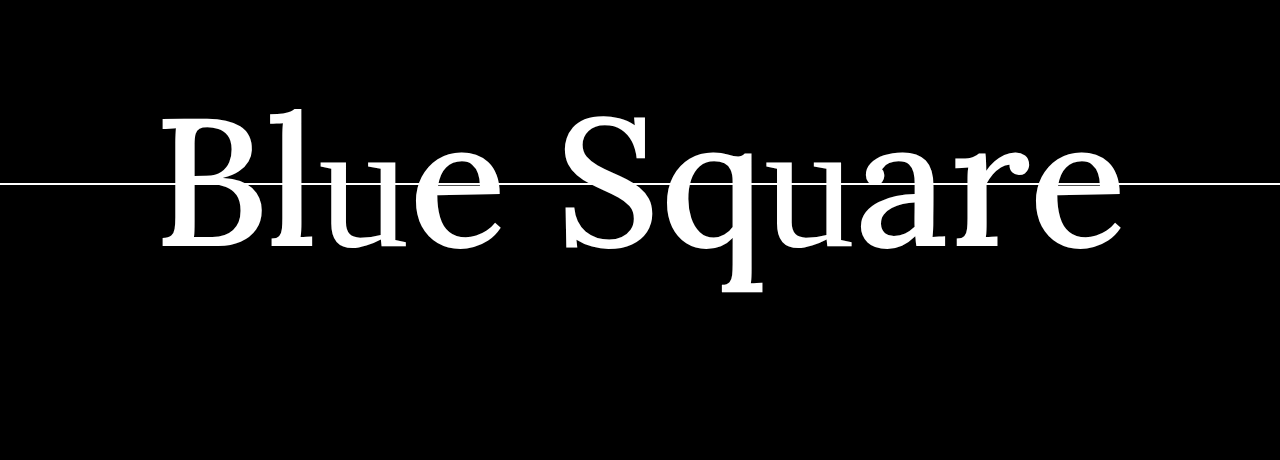
<file: Venue/Application/application.html>
<!DOCTYPE html>
<html lang="ko">
<head>
    <meta charset="UTF-8">
    <meta http-equiv="X-UA-Compatible" content="IE=edge">
    <meta http-equiv="Content-Security-Policy" content="upgrade-insecure-requests">
    <meta name="viewport" content="width=device-width, initial-scale=1.0">
    <meta name="author" content="NohSeonah">
    <meta name="description" content="블루스퀘어 홈페이지 대관안내 대관신청">
    <!-- favicon 설정 시작 -->
    <link rel="apple-touch-icon" sizes="57x57" href="./favicon/apple-icon-57x57.png">
    <link rel="apple-touch-icon" sizes="60x60" href="./favicon/apple-icon-60x60.png">
    <link rel="apple-touch-icon" sizes="72x72" href="./favicon/apple-icon-72x72.png">
    <link rel="apple-touch-icon" sizes="76x76" href="./favicon/apple-icon-76x76.png">
    <link rel="apple-touch-icon" sizes="114x114" href="./favicon/apple-icon-114x114.png">
    <link rel="apple-touch-icon" sizes="120x120" href="./favicon/apple-icon-120x120.png">
    <link rel="apple-touch-icon" sizes="144x144" href="./favicon/apple-icon-144x144.png">
    <link rel="apple-touch-icon" sizes="152x152" href="./favicon/apple-icon-152x152.png">
    <link rel="apple-touch-icon" sizes="180x180" href="./favicon/apple-icon-180x180.png">
    <link rel="icon" type="image/png" sizes="192x192"  href="./favicon/android-icon-192x192.png">
    <link rel="icon" type="image/png" sizes="32x32" href="./favicon/favicon-32x32.png">
    <link rel="icon" type="image/png" sizes="96x96" href="./favicon/favicon-96x96.png">
    <link rel="icon" type="image/png" sizes="16x16" href="./favicon/favicon-16x16.png">
    <link rel="manifest" href="./favicon/manifest.json">
    <meta name="msapplication-TileColor" content="#ffffff">
    <meta name="msapplication-TileImage" content="/ms-icon-144x144.png">
    <meta name="theme-color" content="#ffffff">
    <!-- favicon 설정 끝 -->
    <link rel="stylesheet" href="./css/application.css" type="text/css">
    <link rel="stylesheet" href="https://unpkg.com/aos@2.3.1/dist/aos.css"> 
    <link rel="stylesheet" href="https://cdn.jsdelivr.net/npm/swiper@8/swiper-bundle.min.css"/>
    <script src="./js/jquery.js"></script>
    <script src="https://cdn.jsdelivr.net/npm/swiper@8/swiper-bundle.min.js"></script>
    <script src="https://unpkg.com/aos@next/dist/aos.js"></script>  
    <script src="./js/application.js"></script>
    <title>BLUE SQUARE</title>
</head>
<body>
    <div class="wrapper">
        <header>
            <div class="header-bg">
                <div class="txt-wrap-top">
                    <div class="txt1">VENUE APPLICATION</div>
                    <div class="txt1">VENUE APPLICATION</div>
                    <div class="txt1">VENUE APPLICATION</div>
                    <div class="txt1">VENUE APPLICATION</div>
                    <div class="txt1">VENUE APPLICATION</div>
                </div>
                <div class="img-wrap">
                    <img src="./img/img1.png" alt="bg-img1">
                    <img src="./img/img2.png" alt="bg-img2">
                    <img src="./img/img3.png" alt="bg-img3">
                    <img src="./img/img4.png" alt="bg-img4">
                    <img src="./img/img5.png" alt="bg-img5">
                    <img src="./img/img6.png" alt="bg-img6">
                    <img src="./img/img7.png" alt="bg-img7">
                    <img src="./img/img8.png" alt="bg-img8">
                    <img src="./img/img5.png" alt="bg-img9">
                    <img src="./img/img6.png" alt="bg-img10">
                </div>
                <div class="txt-wrap-bottom">
                    <div class="txt2">VENUE APPLICATION</div>
                    <div class="txt2">VENUE APPLICATION</div>
                    <div class="txt2">VENUE APPLICATION</div>
                    <div class="txt2">VENUE APPLICATION</div>
                    <div class="txt2">VENUE APPLICATION</div>
                </div>
            </div> <!-- header-bg -->
            
            <div class="logo-menu-box">
                <div class="container">
                    <div class="flex-box">
                        <div class="header-logo">
                            <a href="../../index.html" class="mobile-only"><img src="./img/logo_only.png" alt="logo"></a>
                            <a href="../../index.html" class="large-only hover-change"><img src="./img/logo_black.png" alt="logo"></a>
                        </div>
    
                        <nav class="main-menu">
                            <ul class="gnb">
                                <li>
                                    <a href="../../About/Overview/overview.html">블루스퀘어</a>
                                    <ul class="lnb">
                                        <li><a href="../../About/Overview/overview.html">기관소개</a></li>
                                        <li><a href="../../About/Seating_Charts/seating_charts.html">좌석배치도</a></li>
                                    </ul>
                                </li>
                                <li>
                                    <a href="../../Performance/Tickets/tickets.html">공연안내</a>
                                    <ul class="lnb">
                                        <li><a href="../../Performance/Tickets/tickets.html">공연예매</a></li>
                                        <li><a href="../../Performance/All_Schedule/all_schedule.html">공연일정</a></li>
                                        <li><a href="../../Performance/Booking_Guide/booking_guide.html">예매안내</a></li>
                                    </ul>
                                </li>
                                <li>
                                    <a href="../../Venue/Venue_Guidance/shinhan.html">대관안내</a>
                                    <ul class="lnb">
                                        <li><a href="../../Venue/Venue_Guidance/shinhan.html">대관시설/대관료</a></li>
                                        <li><a href="../../Venue/Application/application.html">대관신청</a></li>
                                    </ul>
                                </li>
                                <li>
                                    <a href="../../Visit/Restaurant_and_Cafe/restaurant_and_cafe.html">이용안내</a>
                                    <ul class="lnb">
                                        <li><a href="../../Visit/Restaurant_and_Cafe/restaurant_and_cafe.html">레스토랑&카페</a></li>
                                        <li><a href="../../Visit/Culture_Space/culture_space.html">문화공간</a></li>
                                        <li><a href="../../Visit/How_to_come/how_to_come.html">오시는 길</a></li>
                                    </ul>
                                </li>
                                <li>
                                    <a href="../../Community/Notice/notice.html">고객센터</a>
                                    <ul class="lnb">
                                        <li><a href="../../Community/Notice/notice.html">공지사항</a></li>
                                        <li><a href="../../Community/FAQ/FAQ.html">FAQ</a></li>
                                    </ul>
                                </li>
                            </ul> <!-- gnb -->
                        </nav> <!-- main-menu-->
    
                        <div class="right-menu">
                            <ul>                                
                                <li class="mobile-only left"><a href="../../Performance/Tickets/tickets.html"><img src="./img/ticket_black.png" alt="ticket"></a></li>
                                <li class="mobile-only right"><a href="#"><img src="./img/menu_black.png" alt="menu"></a></li>
                                <li class="large-only"><a href="../../Performance/Tickets/tickets.html">TICKET</a></li>
                                <li class="large-only"><a href="../../login/login.html">LOG IN</a></li>
                                <li class="large-only"><a href="../../join/join.html">JOIN</a></li>
                            </ul>
                        </div> <!-- right-menu -->
                    </div> <!-- flex-box -->
                </div> <!-- container -->
            </div> <!-- logo-menu-box -->

            <div class="mobile-only overlay">
                <a href="#" class="close-btn">&times;</a>
                <div class="overlay-menu">
                    <ul>
                        <li>
                            <a href="#">블루스퀘어</a>
                            <ul>
                                <li><a href="../../About/Overview/overview.html">기관소개</a></li>
                                <li><a href="../../About/Seating_Charts/seating_charts.html">좌석배치도</a></li>
                            </ul>
                        </li>
                        <li>
                            <a href="#">공연안내</a>
                            <ul>
                                <li><a href="../../Performance/Tickets/tickets.html">공연예매</a></li>
                                <li><a href="../../Performance/All_Schedule/all_schedule.html">공연일정</a></li>
                                <li><a href="../../Performance/Booking_Guide/booking_guide.html">예매안내</a></li>
                            </ul>
                        </li>
                        <li>
                            <a href="#">대관안내</a>
                            <ul>
                                <li><a href="../../Venue/Venue_Guidance/shinhan.html">대관시설/대관료</a></li>
                                <li><a href="../../Venue/Application/application.html">대관신청</a></li>
                            </ul>
                        </li>
                        <li>
                            <a href="#">이용안내</a>
                            <ul>
                                <li><a href="../../Visit/Restaurant_and_Cafe/restaurant_and_cafe.html">레스토랑&카페</a></li>
                                <li><a href="../../Visit/Culture_Space/culture_space.html">문화공간</a></li>
                                <li><a href="../../Visit/How_to_come/how_to_come.html">오시는 길</a></li>
                            </ul>
                        </li>
                        <li>
                            <a href="#">고객센터</a>
                            <ul>
                                <li><a href="../../Community/Notice/notice.html">공지사항</a></li>
                                <li><a href="../../Community/FAQ/FAQ.html">FAQ</a></li>
                            </ul>
                        </li>

                        <li style="padding-top:30px;"><a href="../../login/login.html" style="font-size: 16px;">LOG IN</a></li>
                        <li><a href="../../join/join.html" style="font-size: 16px;">JOIN</a></li>
                    </ul> 
                </div> <!-- overlay-menu -->
            </div> <!-- overlay -->
        </header> <!-- header -->

        <main>
            <div class="container">
                <h1 data-aos="fade-up">대관신청</h1>
            </div>
            <div class="venue-process" data-aos="fade-up" data-aos-delay="300">
                <div class="container">
                    <h2>대관절차</h2>
                </div>
                <div class="swiper">                    
                    <div class="swiper-wrapper">
                        <div class="swiper-slide">
                            <div class="slide-fix">
                                <img src="./img/resume.png" alt="resume">
                                <strong>01. 대관신청</strong>
                            </div>
                        </div>
                        <div class="swiper-slide">
                            <div class="slide-fix">
                                <img src="./img/audit.png" alt="audit">
                                <strong>02. 대관심의</strong>
                            </div>
                        </div>
                        <div class="swiper-slide">
                            <div class="slide-fix">
                                <img src="./img/approve.png" alt="approve">
                                <strong>03. 승인통보</strong>
                            </div>
                        </div>
                        <div class="swiper-slide">
                            <div class="slide-fix">
                                <img src="./img/contract.png" alt="contract">
                                <strong>04. 대관계약<br>(계약금 납부)</strong>
                            </div>
                        </div>
                        <div class="swiper-slide">
                            <div class="slide-fix">
                                <img src="./img/megaphone.png" alt="megaphone">
                                <strong>05. 극장홍보</strong>
                            </div>
                        </div>
                        <div class="swiper-slide">
                            <div class="slide-fix">
                                <img src="./img/examine.png" alt="examine">
                                <strong>06. 입장권검인</strong>
                            </div>
                        </div>
                        <div class="swiper-slide">
                            <div class="slide-fix">
                                <img src="./img/meeting.png" alt="meeting">
                                <strong>07. 스태프회의</strong>
                            </div>
                        </div>
                        <div class="swiper-slide">
                            <div class="slide-fix last-line">
                                <img src="./img/movie-theater.png" alt="movie-theater">
                                <strong>08. 공연시작</strong>
                            </div>
                        </div>
                    </div> <!-- swiper-wrapper -->
                    <div class="swiper-button-next"></div>
                    <div class="swiper-button-prev"></div>
                </div> <!-- swiper -->
            </div> <!-- venue-process -->

            <div class="container">
                <div class="venue-space" data-aos="fade-up" data-aos-delay="300">
                    <h2>대관공간</h2>
                    <div class="contents">
                        <ul>
                            <li> 신한카드홀
                                <ul>
                                    <li>마스터카드홀</li>
                                </ul>
                            </li>
                            <li>카오스홀
                                <ul>
                                    <li>NEMO(복합문화공간)</li>
                                </ul>
                            </li>
                            <li>연습실홀</li>
                        </ul>
                    </div>
                </div> <!-- venue-space -->
    
                <div class="application-time" data-aos="fade-up" data-aos-delay="300">
                    <h2>신청기간</h2>
                    <div class="contents">
                        <ul>
                            <li> 정기 대관 공고 
                                <ul> 
                                    <li>마스터카드홀 수시 대관 접수</li>
                                </ul>
                            </li>
                            <li>수시 대관 접수</li>
                            <li>수시 대관 접수</li>
                        </ul>
                    </div>
                </div> <!-- application-time -->
    
                <div class="venue-inquiry" data-aos="fade-up" data-aos-delay="300">
                    <h2>대관문의</h2>
                    <div class="contents">
                        <ul>
                            <li> Tel. 02-6399-7515
                                <ul>
                                    <li>baekws@interpark.com</li>
                                </ul>
                            </li>
                            <li>Tel. 02-6399-7515
                                <ul>
                                    <li>baekws@interpark.com</li>
                                </ul>
                            </li>
                            <li>Tel. 02-6399-7515
                                <ul>
                                    <li>baekws@interpark.com</li>
                                </ul>
                            </li>
                        </ul>
                    </div>
                </div> <!-- venue-inquiry -->
    
                <div class="submit-document" data-aos="fade-up" data-aos-delay="300">
                    <h2>제출서류</h2>
                    <ul>
                        <li>대관신청서<a href="./file/BlueSquare_rent(2022).xls" download="BlueSquare_rent(2022)">다운로드</a></li>
                        <li>공연소개서, 공연소개자료, 대관사 공연실적, 공연이행계약서 등</li>
                    </ul>
                </div> <!-- submit-document -->
            </div> <!-- container -->

        </main> <!-- main -->

        <footer>
            <div class="container">
                <div class="flex-box">
                    <div class="left-contents">
                        <h2>Let's Blue Square Together</h2>
                        <br>
                        <address>
                            주소: 서울 용산구 이태원로 294&nbsp;&nbsp;<span>Tel</span> . 1544-1591&nbsp;&nbsp;<span>E-mail. bluesquare@interpark.com</span>
                        </address>
                        <p>COPYRIGHT &copy; INTERPARK THEATER. ALL RIGHT RESERVED</p>
                    </div> <!-- left-contents -->
    
                    <div class="right-contents">
                        <ul class="footer-menu">
                            <li>Menu
                                <ul class="menu-contents">
                                    <li><a href="../../Performance/Booking_Guide/booking_guide.html">예매안내</a></li>
                                    <li><a href="../../About/Seating_Charts/seating_charts.html">좌석배치도</a></li>
                                    <li><a href="../../Venue/Venue_Guidance/shinhan.html">대관안내</a></li>
                                    <li><a href="../../Visit/How_to_come/how_to_come.html">오시는길</a></li>
                                </ul>
                            </li>
                            <li>Guide
                                <ul class="menu-contents">
                                    <li><a href="#">개인정보처리방침</a></li>
                                    <li><a href="#">윤리경영/제보</a></li>
                                    <li>
                                        <form action="#" method="post">
                                            <select name="site" id="site">
                                                <option value="">관련사이트</option>
                                                <option value="http://www.stage631.com/">스테이지631</option>
                                                <option value="http://www.shinhancard.com">신한카드</option>
                                                <option value="https://www.mastercard.co.kr/">마스터카드</option>
                                            </select>
                                            <span><img src="./img/down_icon.png" alt="select arrow"></span>
                                        </form>
                                    </li>
                                </ul>
                            </li>
                            <li>Social
                                <ul class="menu-contents social-menu">
                                    <li><a href="https://www.instagram.com/bluesquare_food_culture/" target="_blank">Instagram</a></li>
                                    <li><a href="https://ko-kr.facebook.com/BlueSquare.page/" target="_blank">Facebook</a></xli>
                                    <li><a href="https://youtu.be/0SyccwSAaUQ" target="_blank">Youtube</a></li>
                                </ul>
                            </li>
                        </ul> <!-- footer-menu -->
                    </div> <!-- right-contents -->
                    
                    <div class="large-only footer-title">
                        <h1>Bl<span style="font-family: 'Pretendard';">u</span>e&ZeroWidthSpace; Sq<span style="font-family: 'Pretendard';">u</span>are</h1>
                    </div>
                </div> <!-- flex-box -->                
            </div> <!-- container -->

            <div class="large-only line">
                <span></span>
            </div>
        </footer> <!-- footer -->
    </div> <!-- wrapper -->

    <script>
        AOS.init();
    </script>
</body>
</html>
</file>
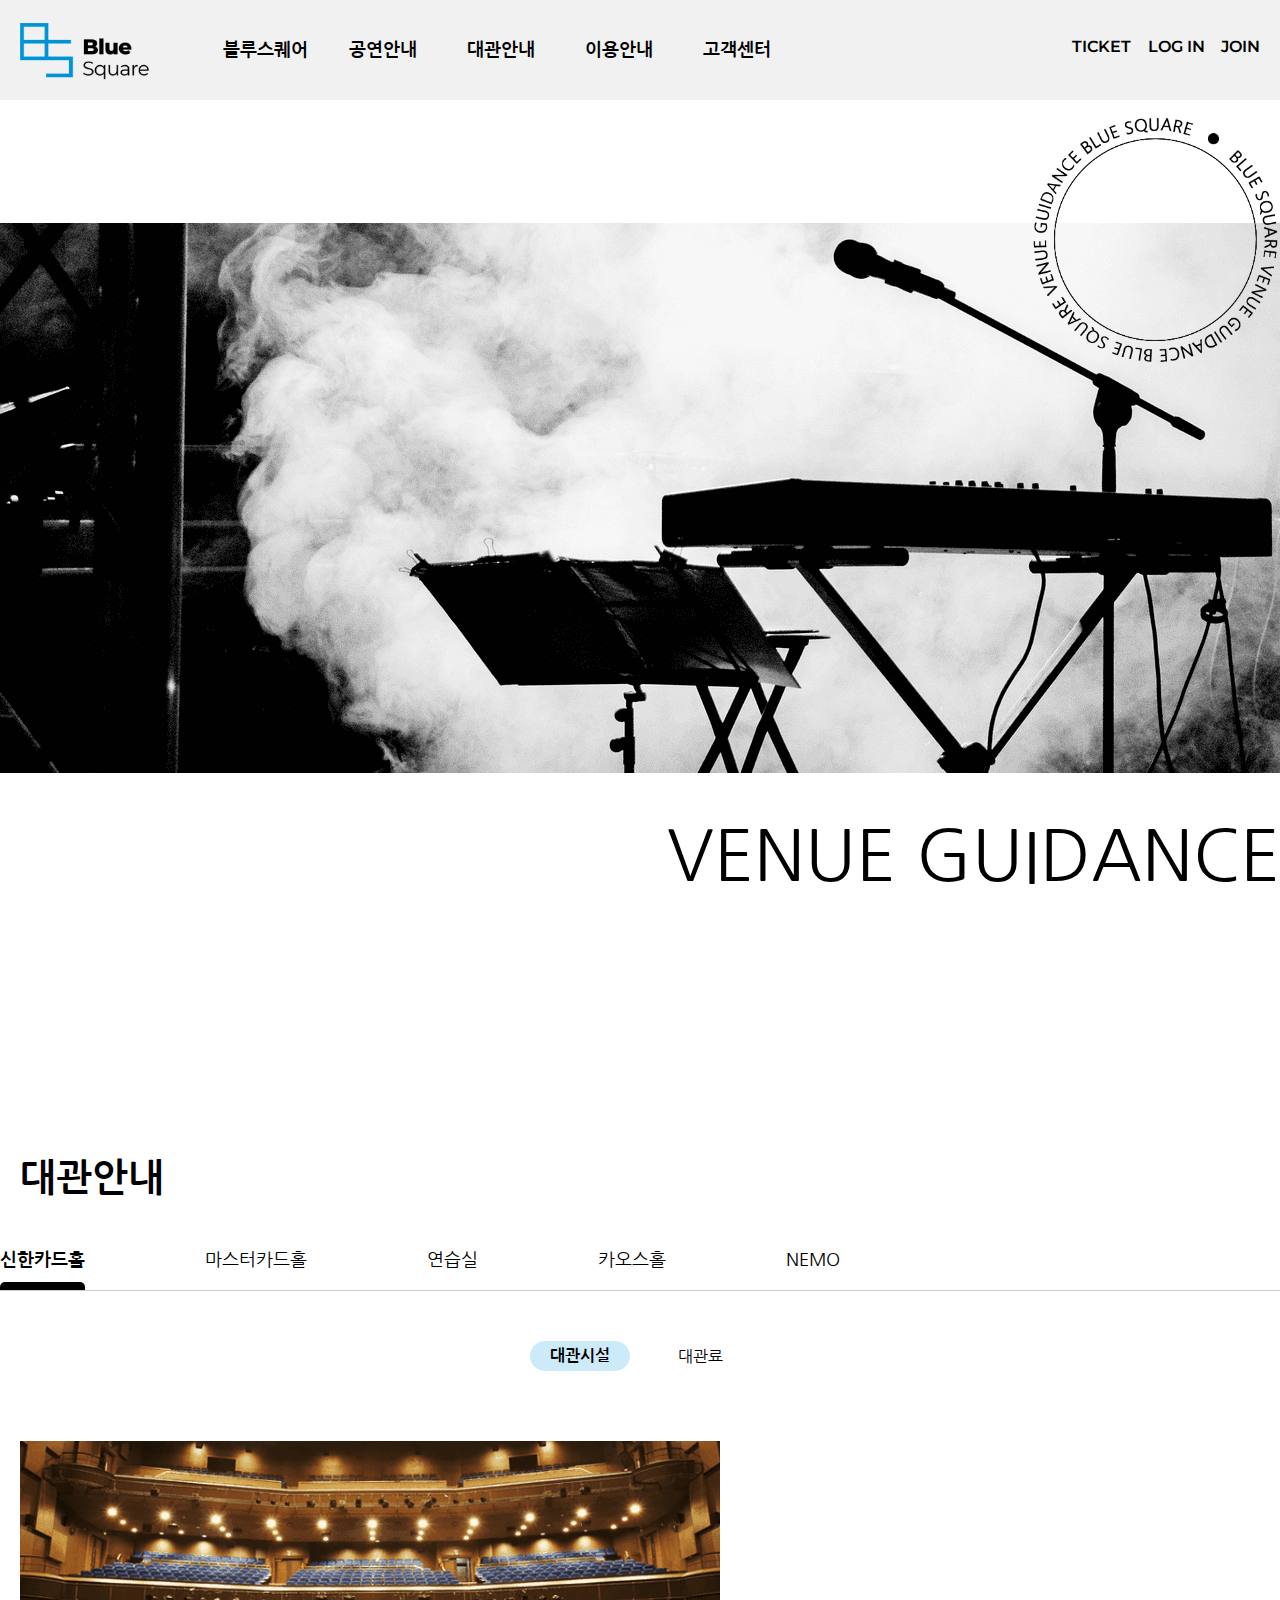
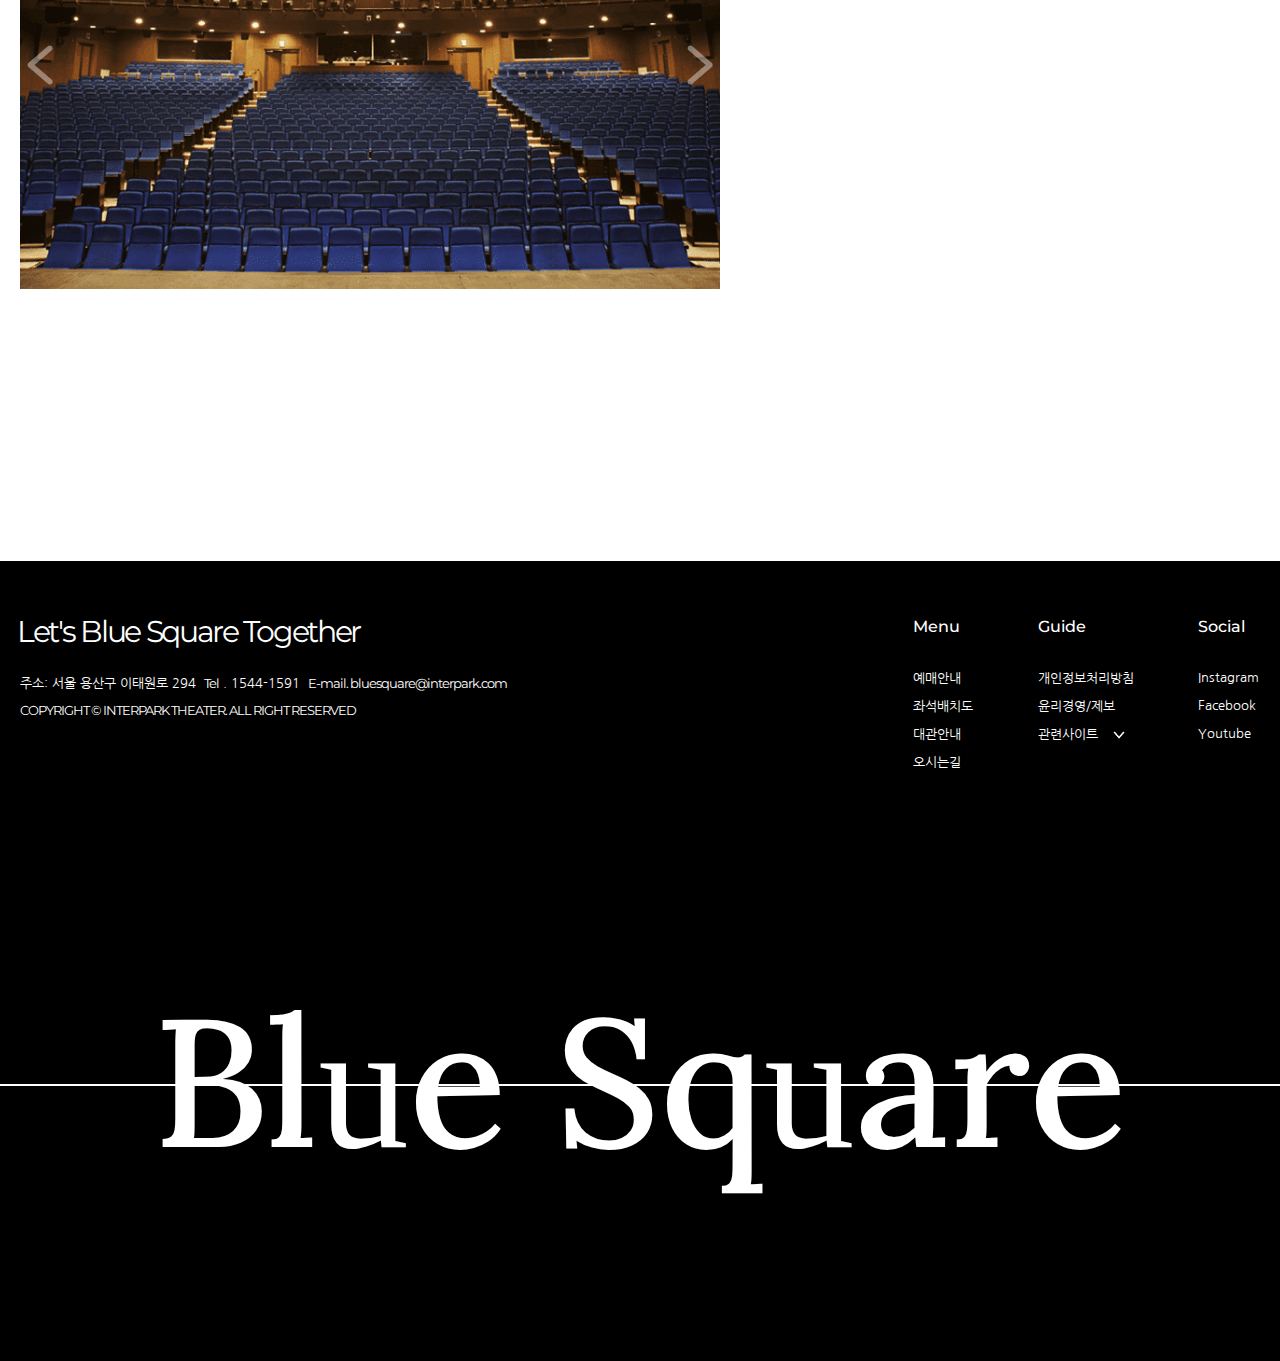
<file: Venue/Venue_Guidance/shinhan.html>
<!DOCTYPE html>
<html lang="ko">

<head>
  <meta charset="UTF-8">
  <meta http-equiv="X-UA-Compatible" content="IE=edge">
  <meta http-equiv="Content-Security-Policy" content="upgrade-insecure-requests">
  <meta name="viewport" content="width=device-width, initial-scale=1.0">
  <meta name="author" content="송하정">
  <meta name="description" content="블루스퀘어 홈페이지 대관안내-신한카드홀">
  <!-- favicon 설정 시작 -->
  <link rel="apple-touch-icon" sizes="57x57" href="./favicon/apple-icon-57x57.png">
  <link rel="apple-touch-icon" sizes="60x60" href="./favicon/apple-icon-60x60.png">
  <link rel="apple-touch-icon" sizes="72x72" href="./favicon/apple-icon-72x72.png">
  <link rel="apple-touch-icon" sizes="76x76" href="./favicon/apple-icon-76x76.png">
  <link rel="apple-touch-icon" sizes="114x114" href="./favicon/apple-icon-114x114.png">
  <link rel="apple-touch-icon" sizes="120x120" href="./favicon/apple-icon-120x120.png">
  <link rel="apple-touch-icon" sizes="144x144" href="./favicon/apple-icon-144x144.png">
  <link rel="apple-touch-icon" sizes="152x152" href="./favicon/apple-icon-152x152.png">
  <link rel="apple-touch-icon" sizes="180x180" href="./favicon/apple-icon-180x180.png">
  <link rel="icon" type="image/png" sizes="192x192"  href="./favicon/android-icon-192x192.png">
  <link rel="icon" type="image/png" sizes="32x32" href="./favicon/favicon-32x32.png">
  <link rel="icon" type="image/png" sizes="96x96" href="./favicon/favicon-96x96.png">
  <link rel="icon" type="image/png" sizes="16x16" href="./favicon/favicon-16x16.png">
  <link rel="manifest" href="./favicon/manifest.json">
  <meta name="msapplication-TileColor" content="#ffffff">
  <meta name="msapplication-TileImage" content="/ms-icon-144x144.png">
  <meta name="theme-color" content="#ffffff">
  <!-- favicon 설정 끝 -->
  <link rel="stylesheet" href="./css/shinhan.css" type="text/css">
  <link rel="stylesheet" href="https://unpkg.com/aos@2.3.1/dist/aos.css"/>
  <title>BLUE SQUARE</title>
  <script src="https://cdnjs.cloudflare.com/ajax/libs/jquery/3.6.0/jquery.js"></script>
  <script src="https://unpkg.com/aos@2.3.1/dist/aos.js"></script>
  <script src="./js/shinhan.js"></script>
</head>

<body>
  <div class="wrapper">
    <header>
      <div class="header-bg">
        <picture>
          <source media="(min-width: 1024px)" srcset="img/concert_pc.png">
          <source media="(min-width: 600px)" srcset="img/concert_tablet.png">
          <source media="(min-width: 320px)" srcset="img/concert_mobile.png">         
          <img src="./img/concert_pc.png" alt="콘서트에 사용되는 디지털 피아노">
        </picture>
        <div class="txt-wrap">
          <div class="txt1 mobile-only">VENUE</div>
          <div class="txt2 mobile-only">GUIDANCE</div>
          <div class="txt1 large-only">VENUE GUIDANCE</div>
          <div class="txt2 large-only">VENUE GUIDANCE</div>
          <div class="img-pos">
            <img src="./img/title.png" alt="회전하는 title">
          </div>          
        </div>
      </div> <!-- header-bg -->
      
      <div class="logo-menu-box">
        <div class="container">
          <div class="flex-box">
              <div class="header-logo">
                  <a href="../../index.html" class="mobile-only"><img src="./img/logo_only.png" alt="logo"></a>
                  <a href="../../index.html" class="large-only hover-change"><img src="./img/logo_black.png" alt="logo"></a>
              </div>

              <nav class="main-menu">
                <ul class="gnb">
                    <li>
                      <a href="../../About/Overview/overview.html">블루스퀘어</a>
                      <ul class="lnb">
                          <li><a href="../../About/Overview/overview.html">기관소개</a></li>
                          <li><a href="../../About/Seating_Charts/seating_charts.html">좌석배치도</a></li>
                      </ul>
                    </li>
                    <li>
                      <a href="../../Performance/Tickets/tickets.html">공연안내</a>
                      <ul class="lnb">
                          <li><a href="../../Performance/Tickets/tickets.html">공연예매</a></li>
                          <li><a href="../../Performance/All_Schedule/all_schedule.html">공연일정</a></li>
                          <li><a href="../../Performance/Booking_Guide/booking_guide.html">예매안내</a></li>
                      </ul>
                    </li>
                    <li>
                      <a href="../../Venue/Venue_Guidance/shinhan.html">대관안내</a>
                      <ul class="lnb">
                          <li><a href="../../Venue/Venue_Guidance/shinhan.html">대관시설/대관료</a></li>
                          <li><a href="../../Venue/Application/application.html">대관신청</a></li>
                      </ul>
                    </li>
                    <li>
                      <a href="../../Visit/Restaurant_and_Cafe/restaurant_and_cafe.html">이용안내</a>
                      <ul class="lnb">
                          <li><a href="../../Visit/Restaurant_and_Cafe/restaurant_and_cafe.html">레스토랑&카페</a></li>
                          <li><a href="../../Visit/Culture_Space/culture_space.html">문화공간</a></li>
                          <li><a href="../../Visit/How_to_come/how_to_come.html">오시는 길</a></li>
                      </ul>
                    </li>
                    <li>
                      <a href="../../Community/Notice/notice.html">고객센터</a>
                      <ul class="lnb">
                          <li><a href="../../Community/Notice/notice.html">공지사항</a></li>
                          <li><a href="../../Community/FAQ/FAQ.html">FAQ</a></li>
                      </ul>
                    </li>
                </ul> <!-- gnb -->
              </nav> <!-- main-menu-->

              <div class="right-menu">
                <ul>                                
                    <li class="mobile-only left"><a href="../../Performance/Tickets/tickets.html"><img src="./img/ticket_black.png" alt="ticket"></a></li>
                    <li class="mobile-only right"><a href="#"><img src="./img/menu_black.png" alt="menu"></a></li>
                    <li class="large-only"><a href="../../Performance/Tickets/tickets.html">TICKET</a></li>
                    <li class="large-only"><a href="../../login/login.html">LOG IN</a></li>
                    <li class="large-only"><a href="../../join/join.html">JOIN</a></li>
                </ul>
              </div> <!-- right-menu -->
          </div> <!-- flex-box -->
        </div> <!-- container -->
      </div> <!-- logo-menu-box -->

      <div class="mobile-only overlay">
        <a href="#" class="close-btn">&times;</a>
        <div class="overlay-menu">
          <ul>
            <li>
              <a href="#">블루스퀘어</a>
              <ul>
                  <li><a href="../../About/Overview/overview.html">기관소개</a></li>
                  <li><a href="../../About/Seating_Charts/seating_charts.html">좌석배치도</a></li>
              </ul>
            </li>
            <li>
              <a href="#">공연안내</a>
              <ul>
                  <li><a href="../../Performance/Tickets/tickets.html">공연예매</a></li>
                  <li><a href="../../Performance/All_Schedule/all_schedule.html">공연일정</a></li>
                  <li><a href="../../Performance/Booking_Guide/booking_guide.html">예매안내</a></li>
              </ul>
            </li>
            <li>
              <a href="#">대관안내</a>
              <ul>
                  <li><a href="../../Venue/Venue_Guidance/shinhan.html">대관시설/대관료</a></li>
                  <li><a href="../../Venue/Application/application.html">대관신청</a></li>
              </ul>
            </li>
            <li>
              <a href="#">이용안내</a>
              <ul>
                  <li><a href="../../Visit/Restaurant_and_Cafe/restaurant_and_cafe.html">레스토랑&카페</a></li>
                  <li><a href="../../Visit/Culture_Space/culture_space.html">문화공간</a></li>
                  <li><a href="../../Visit/How_to_come/how_to_come.html">오시는 길</a></li>
              </ul>
            </li>
            <li>
              <a href="#">고객센터</a>
              <ul>
                  <li><a href="../../Community/Notice/notice.html">공지사항</a></li>
                  <li><a href="../../Community/FAQ/FAQ.html">FAQ</a></li>
              </ul>
            </li>

            <li style="padding-top:30px;"><a href="../../login/login.html" style="font-size: 16px;">LOG IN</a></li>
            <li><a href="../../join/join.html" style="font-size: 16px;">JOIN</a></li>
          </ul> 
        </div> <!-- overlay-menu -->
      </div> <!-- overlay -->
    </header> <!-- header -->

    <main>
      <a name="hall" style="padding-top: 70px;"></a>
      <div class="container">
        <h1>대관안내</h1>
      </div>

      <ul class="tab">
        <li><a href="./shinhan.html#hall" class="clicked">신한카드홀</a></li>
        <li><a href="./master/master.html#hall">마스터카드홀</a></li>
        <li><a href="./practice/practice.html#hall">연습실</a></li>
        <li><a href="./kaos/kaos.html#hall">카오스홀</a></li>
        <li><a href="./nemo/nemo.html#hall">NEMO</a></li>
      </ul>
      
      <div class="container">  
        <section class="venue-guidance show" id="shinhan">
          <h2 data-aos="fade-up">대관안내</h2>
          <ul class="sub-tab">
            <li><a href="#" class="sub-tab-clicked">대관시설</a></li>
            <li><a href="#">대관료</a></li>
          </ul>
          <div class="venue-facility active">
            <div class="flexbox">
              <div class="slide-wrap">
                <div class="slide-img">
                  <img id="photo" src="./img/shinhan/shinhan-hall1.png" alt="무대에서 좌석을 바라본 사진-정면">

                  <div class="slide-btn">
                    <div class="prev" onclick="imgPrev();"><img src="./img/prev.png" alt="이전 버튼"></div>
                    <div class="next" onclick="imgNext()"><img src="./img/next.png" alt="다음 버튼"></div>
                  </div>

                </div> <!-- slide-img -->
              </div> <!-- slide-wrap -->

              <div class="intro-equip-wrap">

                <div class="intro" data-aos="fade-in">
                  신한카드홀은 뮤지컬 전용 대극장으로 총 객석 3층, 1766석으로 되어있습니다.
                  극장을 찾은 관객이 편안하고 쾌적하게 공연을 관람할 수 있도록
                  인테리어에 세심한 배려를 기울였으며, 객석 1층은 무대 끝 선과 객석 맨 뒤의
                  거리가 약 27m로 관객들이 어느자리에 앉든 가깝게 무대를 바라 볼 수 있습니다.
                  또한 객석 2층은 총 430석으로 의자가 교차별 형식으로 설계되어
                  모든 좌석에서의 관람이 편리하며, 맨 앞 좌석에서 무대까지의 거리도 18.5m로
                  국내 최단거리를 자랑하고 있습니다.
                  <br><br>
                  공연을 통해 삶의 여유를 즐기러 오신 관객 여러분을 만족시켜드리기 위해
                  항상 배려하는 마음으로 서비스 연구에 매진하는 신한카드 홀에서
                  뮤지컬의 뜨거운열기와 무한한 감동을 가져가시기 바랍니다.
                </div>

                <div class="equipment-list" data-aos="fade-in">
                  <h3>장비리스트</h3>
                  <div class="list1 btn-flex">
                    <div>무대기술자료</div>
                    <a href="./file/musical_hall_skill2021.pdf" target="_blank">
                      <button class="download">PDF 다운로드</button>
                    </a>
                  </div>
                  <div class="list2 btn-flex">
                    <div>무대도면</div>
                    <a href="./file/musical_hall_plan2021.pdf" target="_blank">
                      <button class="download">PDF 다운로드</button>
                    </a>
                  </div>
                </div> <!-- equipment-list -->
                
              </div> <!-- intro-equip-wrap -->
            </div> <!-- flexbox -->
          </div> <!-- venue-facility -->

          <div class="rental-fee">
            <div class="perform-fee">
              <h2>공연대관료</h2>
              <div class="flexbox2">
                <div>
                  <h3>대관료</h3>
                </div>
                <div>• 회당 9,500,000(VAT 별도)</div>
              </div>
              <div class="flexbox2">
                <div>
                  <h3>안내사항</h3>
                </div>
                <div>
                  <div>
                    • 주 1일 OFF DAY에는 대관료를 부과하지 않으며 1주 1회 OFF 기준임 (추가 OFF일에는 공연대관료로 부과)
                  </div>
                  <br>
                  <div>
                    • 1일 1회 공연대관 시간 :
                    <br>공연 시작 시간 3시간 30분 전부터 7시간 (점심, 저녁시간 1시간 제외)
                    <br>1회 공연 대관시간은 150분을 넘지 못하며, 1일 총 대관시간은 12시간을 초과할 수 없음
                  </div>
                  <br>
                  <div>• 기본 대관료에 포함되는 내용</div>
                  <div class="text-indent">
                    1) 공연 대관 시간 냉,난방료 (공연 한시간 전부터 종료시까지)<br>
                    2) 1명의 하우스 매니저, 15명의 하우스 어셔 인력<br>
                    3) 무대 기계시설, 기본음향, 조명시설 (음향, 조명 사용비용 별도)<br>
                    4) 준비대관, 공연대관시 사용되는 전기, 수도세 일체<br>
                    5) 대관기간내에 사용하는 모든 분장실, 대기실, 휴게실 및 세탁실<br>
                  </div>
                  <br>
                  <div>• 시연회 및 프레스콜 등의 추가 행사 진행 시 시간당 별도 비용 부과</div>
                </div>
              </div> <!-- flexbox2 -->
            </div> <!-- perform-fee -->

            <div class="prepare-fee">
              <h2>준비대관료</h2>
              <div class="flexbox2">
                <div>
                  <h3>대관료</h3>
                </div>
                <div>• 회당 7,700,000(VAT 별도)</div>
              </div>
              <div class="information flexbox2">
                <div>
                  <h3>안내사항</h3>
                </div>
                <div>
                  <div>• 냉난방 및 온수 사용료 별도</div>
                  <div>• 기본구간 준비대관 : 09:00 ~ 18:00 (8시간) * 점심시간 1시간은 대관가능시간에서 제외</div>
                  <div>• 심야구간 기본대관 : 19:00 ~ 23:00 (4시간)</div>
                  <div>• 철야 : 23시 이후부터 익일 9시까지 (시간당 2,000,000원)</div>
                  <div>• 준비대관일은 최대 12일을 넘지 못하며 12일이 넘는 경우 1일 공연 대관료로 계산하여 추가함</div>
                  <div>• 준비대관 기간에도 1주 1일 OFF가 있어야 하며 비용을 부과하지 않음</div>
                </div>
              </div> <!-- flexbox2 -->
            </div> <!-- prepare-fee -->

            <div class="agreement">
              위 금액의 공연대관료 및 준비대관료에는 장비대여료, 부대시설사용료는 포함되어 있지 않음 <br>
              (장비대여료 및 부대시설사용료는 블루스퀘어 <a href="./file/BlueSquare_rule.pdf" target="_blank">대관규약</a>에 의거 대관계약 시
              추가산정)
            </div>
          </div> <!-- rental-fee -->
        </section> <!-- venue-guidance 신한카드홀 -->
      </div> <!-- container -->
    </main> <!-- main -->

    <footer>
      <div class="container">
          <div class="flex-box">
              <div class="left-contents">
                  <h2>Let's Blue Square Together</h2>
                  <br>
                  <address>
                      주소: 서울 용산구 이태원로 294&nbsp;&nbsp;<span>Tel</span> . 1544-1591&nbsp;&nbsp;<span>E-mail. bluesquare@interpark.com</span>
                  </address>
                  <p>COPYRIGHT &copy; INTERPARK THEATER. ALL RIGHT RESERVED</p>
              </div> <!-- left-contents -->

              <div class="right-contents">
                  <ul class="footer-menu">
                      <li>Menu
                          <ul class="menu-contents">
                              <li><a href="../../Performance/Booking_Guide/booking_guide.html">예매안내</a></li>
                              <li><a href="../../About/Seating_Charts/seating_charts.html">좌석배치도</a></li>
                              <li><a href="../../Venue/Venue_Guidance/shinhan.html">대관안내</a></li>
                              <li><a href="../../Visit/How_to_come/how_to_come.html">오시는길</a></li>
                          </ul>
                      </li>
                      <li>Guide
                          <ul class="menu-contents">
                              <li><a href="#">개인정보처리방침</a></li>
                              <li><a href="#">윤리경영/제보</a></li>
                              <li>
                                  <form action="#" method="post">
                                      <select name="site" id="site">
                                          <option value="">관련사이트</option>
                                          <option value="http://www.stage631.com/">스테이지631</option>
                                          <option value="http://www.shinhancard.com">신한카드</option>
                                          <option value="https://www.mastercard.co.kr/">마스터카드</option>
                                      </select>
                                      <span><img src="./img/down_icon.png" alt="select arrow"></span>
                                  </form>
                              </li>
                          </ul>
                      </li>
                      <li>Social
                          <ul class="menu-contents social-menu">
                              <li><a href="https://www.instagram.com/bluesquare_food_culture/" target="_blank">Instagram</a></li>
                              <li><a href="https://ko-kr.facebook.com/BlueSquare.page/" target="_blank">Facebook</a></xli>
                              <li><a href="https://youtu.be/0SyccwSAaUQ" target="_blank">Youtube</a></li>
                          </ul>
                      </li>
                  </ul> <!-- footer-menu -->
              </div> <!-- right-contents -->
              
              <div class="large-only footer-title">
                  <h1>Bl<span style="font-family: 'Pretendard';">u</span>e&ZeroWidthSpace; Sq<span style="font-family: 'Pretendard';">u</span>are</h1>
              </div>
          </div> <!-- flex-box -->                
      </div> <!-- container -->

      <div class="large-only line">
          <span></span>
      </div>
    </footer> <!-- footer -->
  </div> <!-- wrapper -->

  <script>
    AOS.init({
        easing: 'linear',
        duration: 800,
        once: true
    });
  </script>
</body>

</html>
</file>
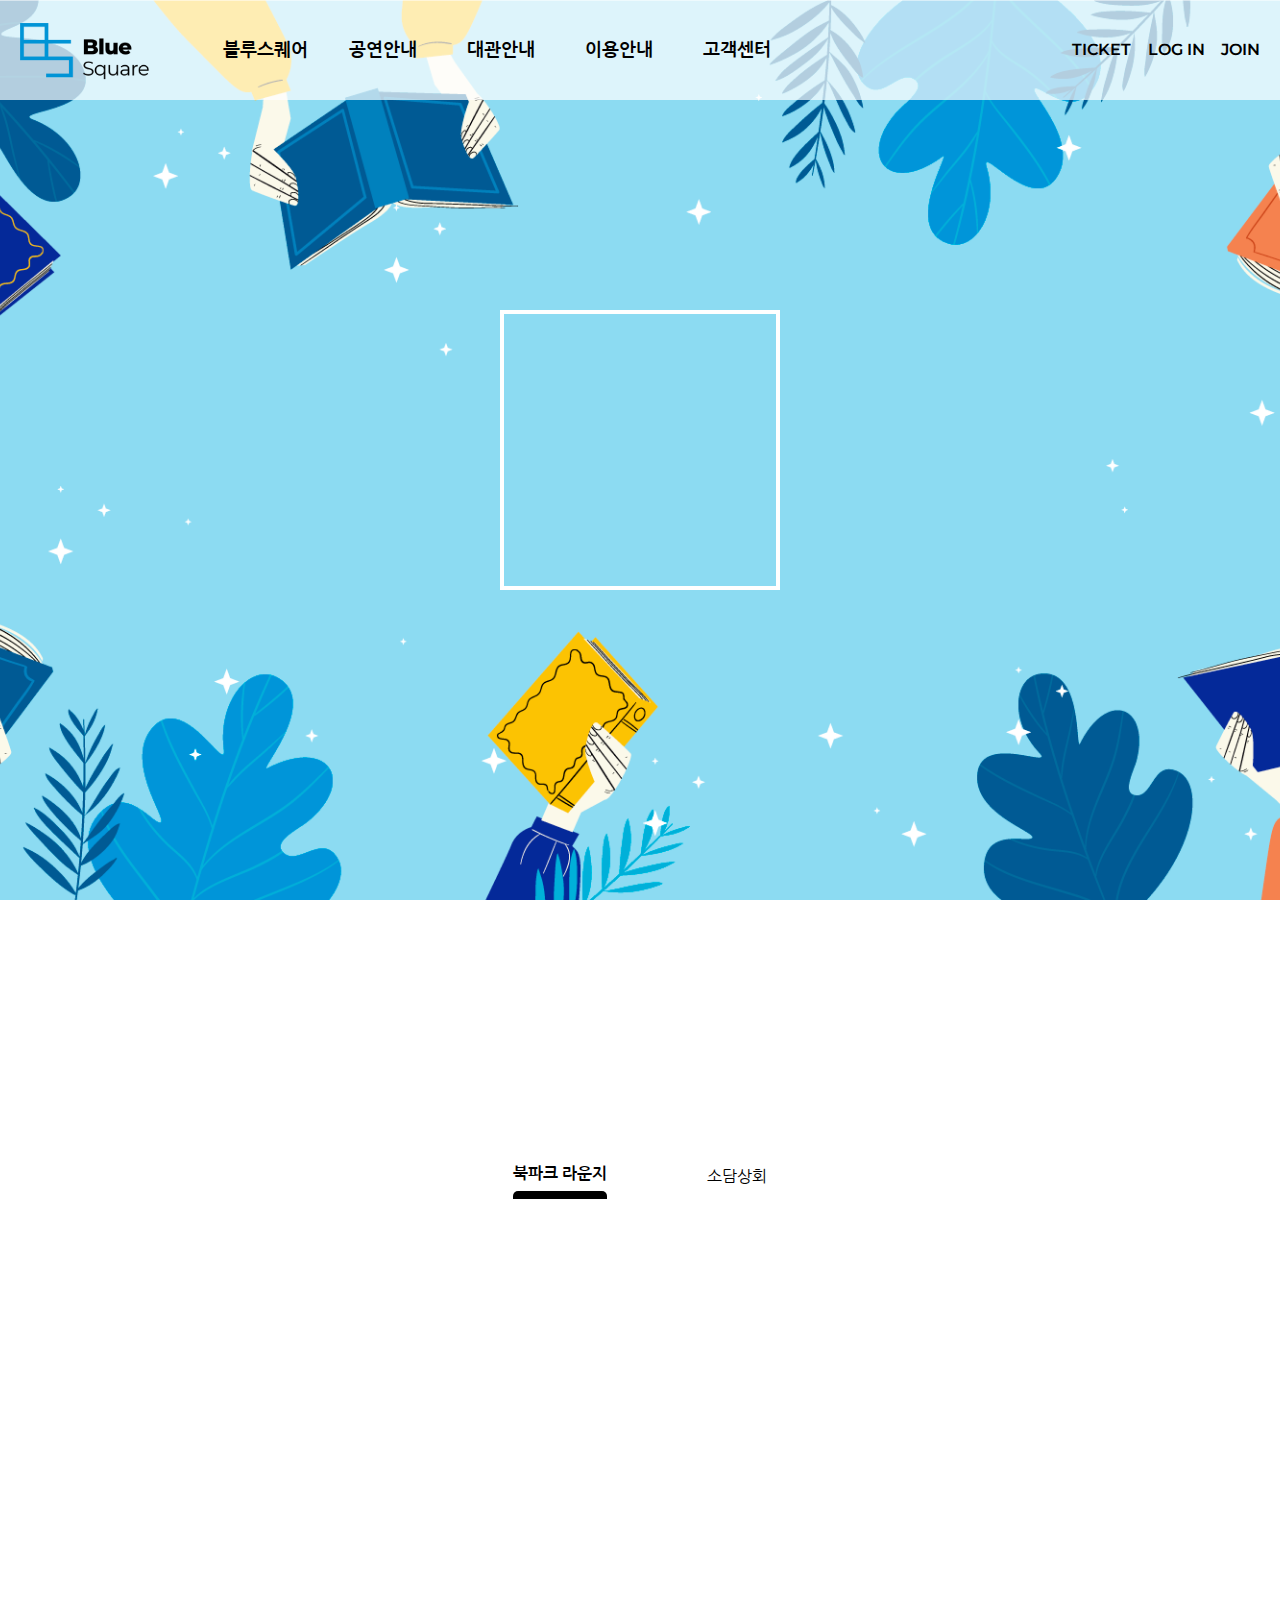
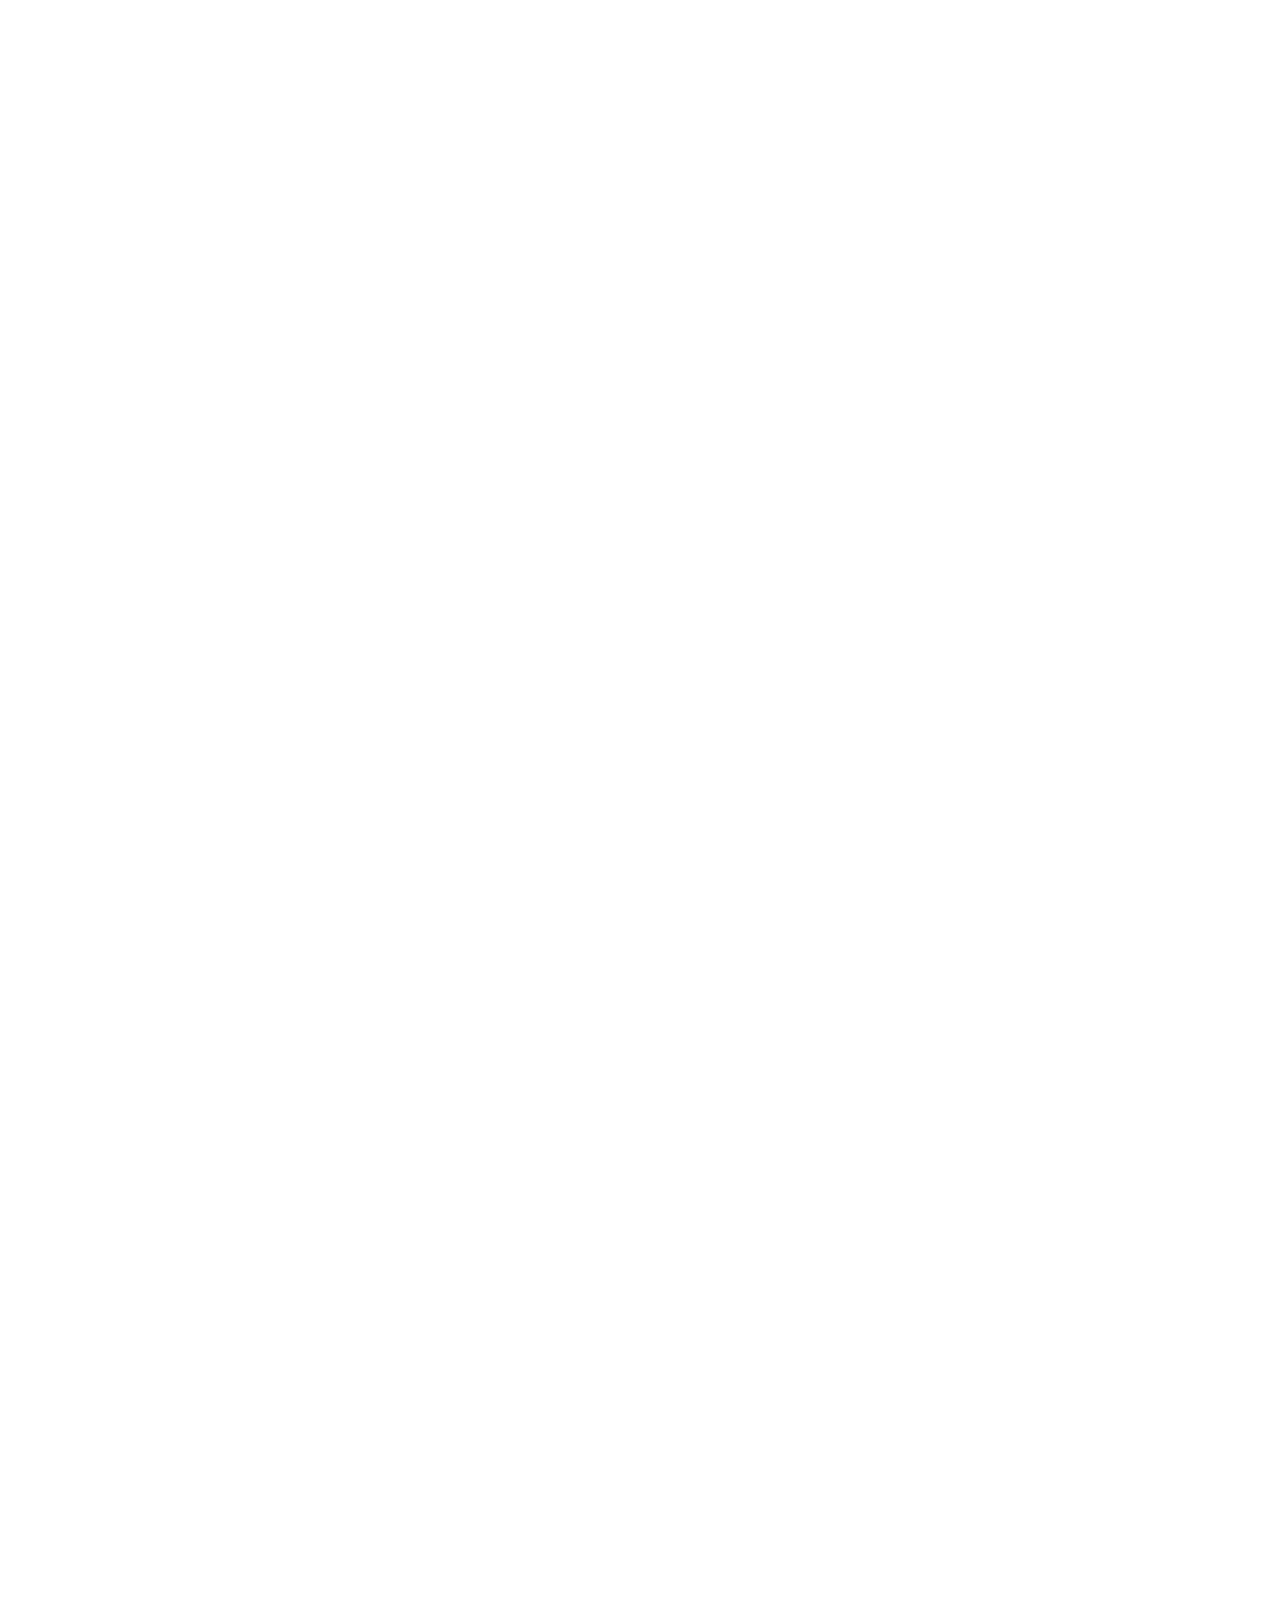
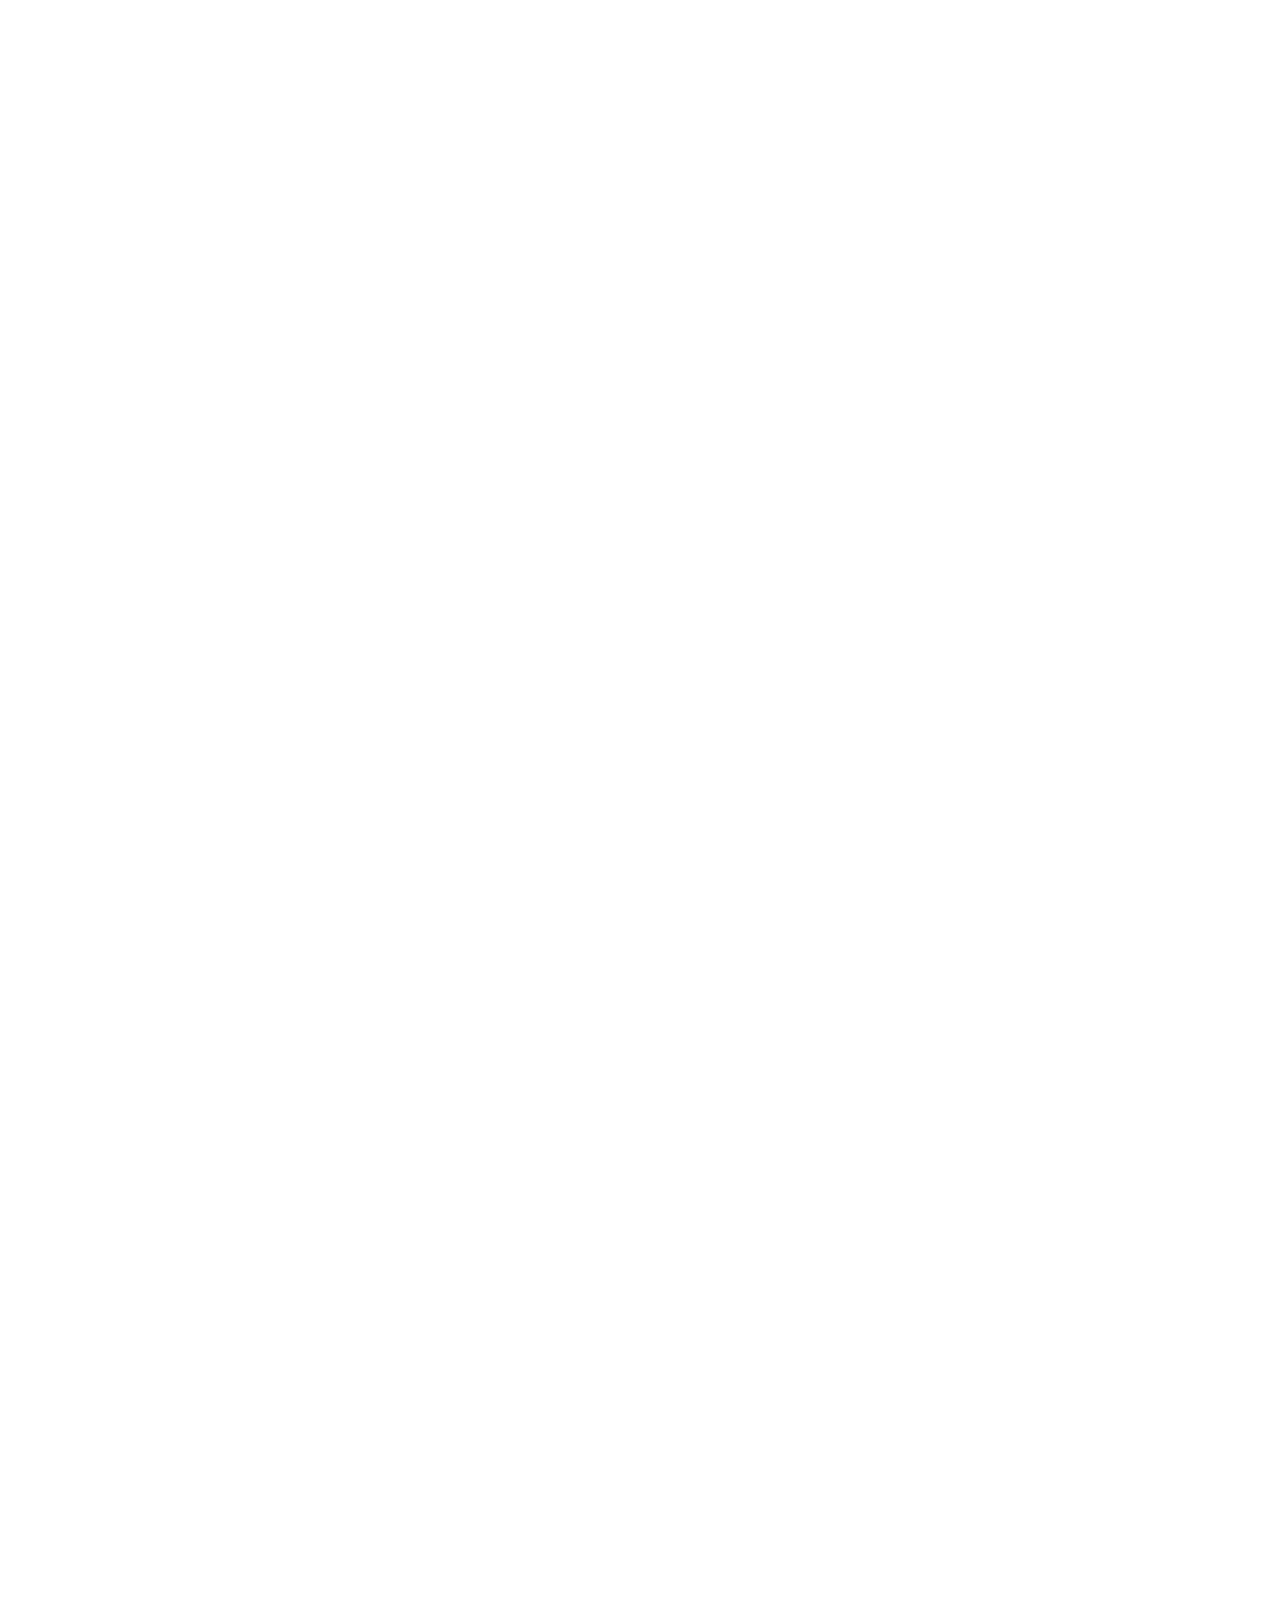
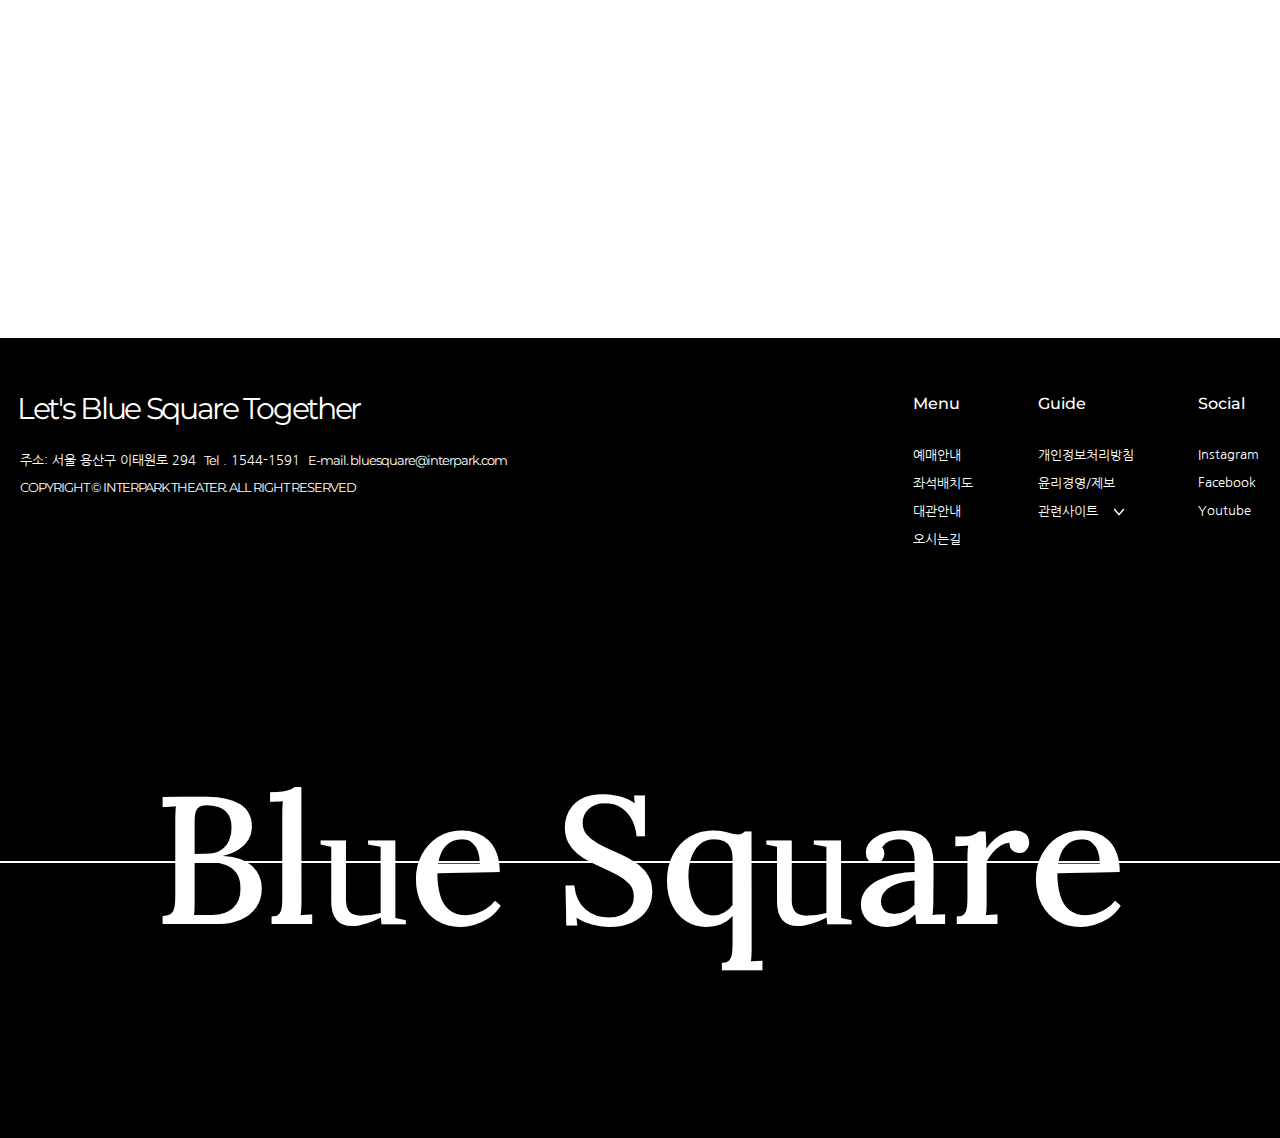
<file: Visit/Culture_Space/culture_space.html>
<!DOCTYPE html>
<html lang="ko">
<head>
    <meta charset="UTF-8">
    <meta http-equiv="X-UA-Compatible" content="IE=edge">
    <meta http-equiv="Content-Security-Policy" content="upgrade-insecure-requests">
    <meta name="viewport" content="width=device-width, initial-scale=1.0">
    <meta name="author" content="송하정">
    <meta name="description" content="블루스퀘어 홈페이지 문화공간-북파크라운지">
    <!-- favicon 설정 시작 -->
    <link rel="apple-touch-icon" sizes="57x57" href="./favicon/apple-icon-57x57.png">
    <link rel="apple-touch-icon" sizes="60x60" href="./favicon/apple-icon-60x60.png">
    <link rel="apple-touch-icon" sizes="72x72" href="./favicon/apple-icon-72x72.png">
    <link rel="apple-touch-icon" sizes="76x76" href="./favicon/apple-icon-76x76.png">
    <link rel="apple-touch-icon" sizes="114x114" href="./favicon/apple-icon-114x114.png">
    <link rel="apple-touch-icon" sizes="120x120" href="./favicon/apple-icon-120x120.png">
    <link rel="apple-touch-icon" sizes="144x144" href="./favicon/apple-icon-144x144.png">
    <link rel="apple-touch-icon" sizes="152x152" href="./favicon/apple-icon-152x152.png">
    <link rel="apple-touch-icon" sizes="180x180" href="./favicon/apple-icon-180x180.png">
    <link rel="icon" type="image/png" sizes="192x192"  href="./favicon/android-icon-192x192.png">
    <link rel="icon" type="image/png" sizes="32x32" href="./favicon/favicon-32x32.png">
    <link rel="icon" type="image/png" sizes="96x96" href="./favicon/favicon-96x96.png">
    <link rel="icon" type="image/png" sizes="16x16" href="./favicon/favicon-16x16.png">
    <link rel="manifest" href="./favicon/manifest.json">
    <meta name="msapplication-TileColor" content="#ffffff">
    <meta name="msapplication-TileImage" content="/ms-icon-144x144.png">
    <meta name="theme-color" content="#ffffff">
    <!-- favicon 설정 끝 -->
    <link rel="stylesheet" href="./css/culture_space.css" type="text/css">
    <link rel="stylesheet" href="https://unpkg.com/aos@2.3.1/dist/aos.css" />
    <script src="./js/jquery.js"></script>
    <script src="https://unpkg.com/aos@2.3.1/dist/aos.js"></script>
    <script src="./js/culture_space.js"></script>
    <title>BLUE SQUARE</title>
</head>
<body>
    <div class="wrapper">
        <header>
            <div class="header-bg-bookpark space-header show">
                <img src="./img/bookpark-header.png" alt="책을 든 손을 표현한 푸른 배경의 일러스트">
                <div class="square">
                    <div class="square-liner sqare-line1"></div>
                    <div class="square-liner sqare-line2"></div>
                    <div class="square-liner sqare-line3"></div>
                    <div class="square-liner sqare-line4"></div>
                    <div class="square-title">
                        <span>북</span>
                        <span>파</span>
                        <span>크</span>
                        <span>라</span>
                        <span>운</span>
                        <span>지</span> 
                    </div>
                </div>
            </div> 

            <div class="logo-menu-box">
                <div class="container">
                    <div class="flex-box">
                        <div class="header-logo">
                            <a href="../../index.html" class="mobile-only"><img src="./img/logo_only.png" alt="logo"></a>
                            <a href="../../index.html" class="large-only hover-change"><img src="./img/logo_white.png" alt="logo"></a>
                        </div>
    
                        <nav class="main-menu">
                            <ul class="gnb">
                                <li>
                                    <a href="../../About/Overview/overview.html">블루스퀘어</a>
                                    <ul class="lnb">
                                        <li><a href="../../About/Overview/overview.html">기관소개</a></li>
                                        <li><a href="../../About/Seating_Charts/seating_charts.html">좌석배치도</a></li>
                                    </ul>
                                </li>
                                <li>
                                    <a href="../../Performance/Tickets/tickets.html">공연안내</a>
                                    <ul class="lnb">
                                        <li><a href="../../Performance/Tickets/tickets.html">공연예매</a></li>
                                        <li><a href="../../Performance/All_Schedule/all_schedule.html">공연일정</a></li>
                                        <li><a href="../../Performance/Booking_Guide/booking_guide.html">예매안내</a></li>
                                    </ul>
                                </li>
                                <li>
                                    <a href="../../Venue/Venue_Guidance/shinhan.html">대관안내</a>
                                    <ul class="lnb">
                                        <li><a href="../../Venue/Venue_Guidance/shinhan.html">대관시설/대관료</a></li>
                                        <li><a href="../../Venue/Application/application.html">대관신청</a></li>
                                    </ul>
                                </li>
                                <li>
                                    <a href="../../Visit/Restaurant_and_Cafe/restaurant_and_cafe.html">이용안내</a>
                                    <ul class="lnb">
                                        <li><a href="../../Visit/Restaurant_and_Cafe/restaurant_and_cafe.html">레스토랑&카페</a></li>
                                        <li><a href="../../Visit/Culture_Space/culture_space.html">문화공간</a></li>
                                        <li><a href="../../Visit/How_to_come/how_to_come.html">오시는 길</a></li>
                                    </ul>
                                </li>
                                <li>
                                    <a href="../../Community/Notice/notice.html">고객센터</a>
                                    <ul class="lnb">
                                        <li><a href="../../Community/Notice/notice.html">공지사항</a></li>
                                        <li><a href="../../Community/FAQ/FAQ.html">FAQ</a></li>
                                    </ul>
                                </li>
                            </ul> <!-- gnb -->
                        </nav> <!-- main-menu-->
    
                        <div class="right-menu">
                            <ul>                                
                                <li class="mobile-only left"><a href="../../Performance/Tickets/tickets.html"><img src="./img/ticket_white.png" alt="ticket"></a></li>
                                <li class="mobile-only right"><a href="#"><img src="./img/menu_white.png" alt="menu"></a></li>
                                <li class="large-only"><a href="../../Performance/Tickets/tickets.html">TICKET</a></li>
                                <li class="large-only"><a href="../../login/login.html">LOG IN</a></li>
                                <li class="large-only"><a href="../../join/join.html">JOIN</a></li>
                            </ul>
                        </div> <!-- right-menu -->
                    </div> <!-- flex-box -->
                </div> <!-- container -->
            </div> <!-- logo-menu-box -->

            <div class="mobile-only overlay">
                <a href="#" class="close-btn">&times;</a>
                <div class="overlay-menu">
                    <ul>
                        <li>
                            <a href="#">블루스퀘어</a>
                            <ul>
                                <li><a href="../../About/Overview/overview.html">기관소개</a></li>
                                <li><a href="../../About/Seating_Charts/seating_charts.html">좌석배치도</a></li>
                            </ul>
                        </li>
                        <li>
                            <a href="#">공연안내</a>
                            <ul>
                                <li><a href="../../Performance/Tickets/tickets.html">공연예매</a></li>
                                <li><a href="../../Performance/All_Schedule/all_schedule.html">공연일정</a></li>
                                <li><a href="../../Performance/Booking_Guide/booking_guide.html">예매안내</a></li>
                            </ul>
                        </li>
                        <li>
                            <a href="#">대관안내</a>
                            <ul>
                                <li><a href="../../Venue/Venue_Guidance/shinhan.html">대관시설/대관료</a></li>
                                <li><a href="../../Venue/Application/application.html">대관신청</a></li>
                            </ul>
                        </li>
                        <li>
                            <a href="#">이용안내</a>
                            <ul>
                                <li><a href="../../Visit/Restaurant_and_Cafe/restaurant_and_cafe.html">레스토랑&카페</a></li>
                                <li><a href="../../Visit/Culture_Space/culture_space.html">문화공간</a></li>
                                <li><a href="../../Visit/How_to_come/how_to_come.html">오시는 길</a></li>
                            </ul>
                        </li>
                        <li>
                            <a href="#">고객센터</a>
                            <ul>
                                <li><a href="../../Community/Notice/notice.html">공지사항</a></li>
                                <li><a href="../../Community/FAQ/FAQ.html">FAQ</a></li>
                            </ul>
                        </li>

                        <li style="padding-top:30px;"><a href="../../login/login.html" style="font-size: 16px;">LOG IN</a></li>
                        <li><a href="../../join/join.html" style="font-size: 16px;">JOIN</a></li>
                    </ul> 
                </div> <!-- overlay-menu -->
            </div> <!-- overlay -->
        </header> <!-- header -->

        <main>
            <h1>문화공간</h1>
            <div class="container">
                <ul class="tab">
                    <li><a href="./culture_space.html" class="clicked">북파크 라운지</a></li>
                    <li><a href="./sub/sodam.html">소담상회</a></li>
                </ul>
                <section class="bookpark show">
                    <div class="bookpark-intro">
                        <h2 data-aos="fade-in">나만의 서재, 편안한 휴식</h2>
                        <p data-aos="fade-in">
                            북파크 라운지는 전문가가 추천한 좋은 책들을 <br>
                            나만의 공간에서 마음껏 읽을 수 있는 고품격 문화 공간입니다.
                        </p>
                    </div> <!-- bookpark-intro -->

                    <div class="bookpark-des-wrap">
                        <div class="bookpark-des-flex bookpark-des-box-L">
                            <div class="text right">
                                <div>
                                    <h3 data-aos="fade-up">최상급 원두를 사용한 프리미엄 카페</h3>
                                    <p data-aos="fade-up">
                                        북파크 라운지에서는 신선한 원두로 만들어진 음료를<br>
                                        하루에 한 잔씩 무료로 제공합니다.
                                    </p>
                                </div>
                            </div>

                            <div class="img-and-square1">
                                <div class="square1" data-aos="fade-down"></div>
                                <div class="frontimg" data-aos="fade-up"><img src="./img/bookpark01.png" alt="갈린 원두 가루를 템핑하는 모습"></div>
                            </div>
                        </div>

                        <div class="bookpark-des-flex bookpark-des-box-R">
                            <div class="text left">
                                <div>
                                    <h3 data-aos="fade-up">강연, 체험, 독서모임 등의 다양한 문화행사</h3>
                                    <p class="mobile-only" data-aos="fade-up">
                                        북파크라운지에서 열리는 다양한 행사에
                                        자유롭게 참여해보세요.
                                    </p>
                                    <p class="large-only" data-aos="fade-up">
                                        북파크라운지에서 열리는 다양한 행사에<br>
                                        자유롭게 참여해보세요.
                                    </p>
                                </div>
                            </div>
                            <div class="img-and-square2">
                                <div class="square2" data-aos="fade-down"></div>
                                <div class="frontimg" data-aos="fade-up"><img src="./img/bookpark02.png" alt="강연을 들으며 작은 수첩에 필기를 하는 사람"></div>
                            </div>
                        </div>

                        <div class="bookpark-des-flex bookpark-des-box-L">
                            <div class="text right">
                                <div>
                                    <h3 data-aos="fade-up">3천여권의 전문 큐레이션 도서</h3>
                                    <p data-aos="fade-up">
                                        트렌드에 따라 도서 큐레이션 서비스를 제공합니다.<br>
                                        전문가가 선정한 도서를 만나보세요. 
                                    </p>
                                </div>
                            </div>
                            <div class="img-and-square3">
                                <div class="square3" data-aos="fade-down"></div>
                                <div class="frontimg" data-aos="fade-up">
                                    <img src="./img/bookpark03.png" alt="책꽂이에 정면으로 정렬된 책들">
                                </div>
                            </div>
                        </div>
                        <div class="bookpark-des-flex bookpark-des-box-R">
                            <div class="text">
                                <div>
                                    <h3 data-aos="fade-up">도심속에서 즐기는 나만의 서재</h3>
                                    <p class="mobile-only" data-aos="fade-up">
                                        조용하고 프라이빗한 분위기 속에서
                                        원하는 책을 편안하게 읽어보세요.
                                    </p>
                                    <p  class="large-only" data-aos="fade-up">
                                        조용하고 프라이빗한 분위기 속에서 <br>
                                        원하는 책을 편안하게 읽어보세요.
                                    </p>
                                </div>
                            </div>
                            <div class="img-and-square4">
                                <div class="square4" data-aos="fade-down"></div>
                                <div class="frontimg" data-aos="fade-up">
                                    <img src="./img/bookpark04.png" alt="스탠드 조명 아래에서 책을 읽는 모습">
                                </div>
                            </div>
                        </div>
                    </div> <!-- bookpark-des -->
    
                    <div class="use-guide" data-aos="fade-up">
                        <div class="price">
                            <h4>가격</h4>
                            <p>1일 회원권 9,900원~</p>
                            <p>블루스퀘어 건물 3층 입구에서 현장 결제</p>
                        </div>
                        <div class="location">
                            <h4>위치</h4>
                            <p>서울시 용산구 이태원로294 블루스퀘어 3층</p>
                        </div>
                        <div class="time">
                            <h4>이용 시간</h4>
                            <p>11:00 - 22:00</p>
                            <p>매주 월요일 휴무</p>
                        </div>
                    </div> <!-- use-guide -->
                </section> <!-- bookpark -->
            </div> <!-- container -->
        </main> <!-- main -->

        <footer>
            <div class="container">
                <div class="flex-box">
                    <div class="left-contents">
                        <h2>Let's Blue Square Together</h2>
                        <br>
                        <address>
                            주소: 서울 용산구 이태원로 294&nbsp;&nbsp;<span>Tel</span> . 1544-1591&nbsp;&nbsp;<span>E-mail. bluesquare@interpark.com</span>
                        </address>
                        <p>COPYRIGHT &copy; INTERPARK THEATER. ALL RIGHT RESERVED</p>
                    </div> <!-- left-contents -->
    
                    <div class="right-contents">
                        <ul class="footer-menu">
                            <li>Menu
                                <ul class="menu-contents">
                                    <li><a href="../../Performance/Booking_Guide/booking_guide.html">예매안내</a></li>
                                    <li><a href="../../About/Seating_Charts/seating_charts.html">좌석배치도</a></li>
                                    <li><a href="../../Venue/Venue_Guidance/shinhan.html">대관안내</a></li>
                                    <li><a href="../../Visit/How_to_come/how_to_come.html">오시는길</a></li>
                                </ul>
                            </li>
                            <li>Guide
                                <ul class="menu-contents">
                                    <li><a href="#">개인정보처리방침</a></li>
                                    <li><a href="#">윤리경영/제보</a></li>
                                    <li>
                                        <form action="#" method="post">
                                            <select name="site" id="site">
                                                <option value="">관련사이트</option>
                                                <option value="http://www.stage631.com/">스테이지631</option>
                                                <option value="http://www.shinhancard.com">신한카드</option>
                                                <option value="https://www.mastercard.co.kr/">마스터카드</option>
                                            </select>
                                            <span><img src="./img/down_icon.png" alt="select arrow"></span>
                                        </form>
                                    </li>
                                </ul>
                            </li>
                            <li>Social
                                <ul class="menu-contents social-menu">
                                    <li><a href="https://www.instagram.com/bluesquare_food_culture/" target="_blank">Instagram</a></li>
                                    <li><a href="https://ko-kr.facebook.com/BlueSquare.page/" target="_blank">Facebook</a></xli>
                                    <li><a href="https://youtu.be/0SyccwSAaUQ" target="_blank">Youtube</a></li>
                                </ul>
                            </li>
                        </ul> <!-- footer-menu -->
                    </div> <!-- right-contents -->
                    
                    <div class="large-only footer-title">
                        <h1>Bl<span style="font-family: 'Pretendard';">u</span>e&ZeroWidthSpace; Sq<span style="font-family: 'Pretendard';">u</span>are</h1>
                    </div>
                </div> <!-- flex-box -->                
            </div> <!-- container -->

            <div class="large-only line">
                <span></span>
            </div>
        </footer> <!-- footer -->
    </div> <!-- wrapper -->

    <script>
        AOS.init({
            easing: 'linear',
            duration: 600,
            once: true
        });
    </script>
</body>
</html>
</file>
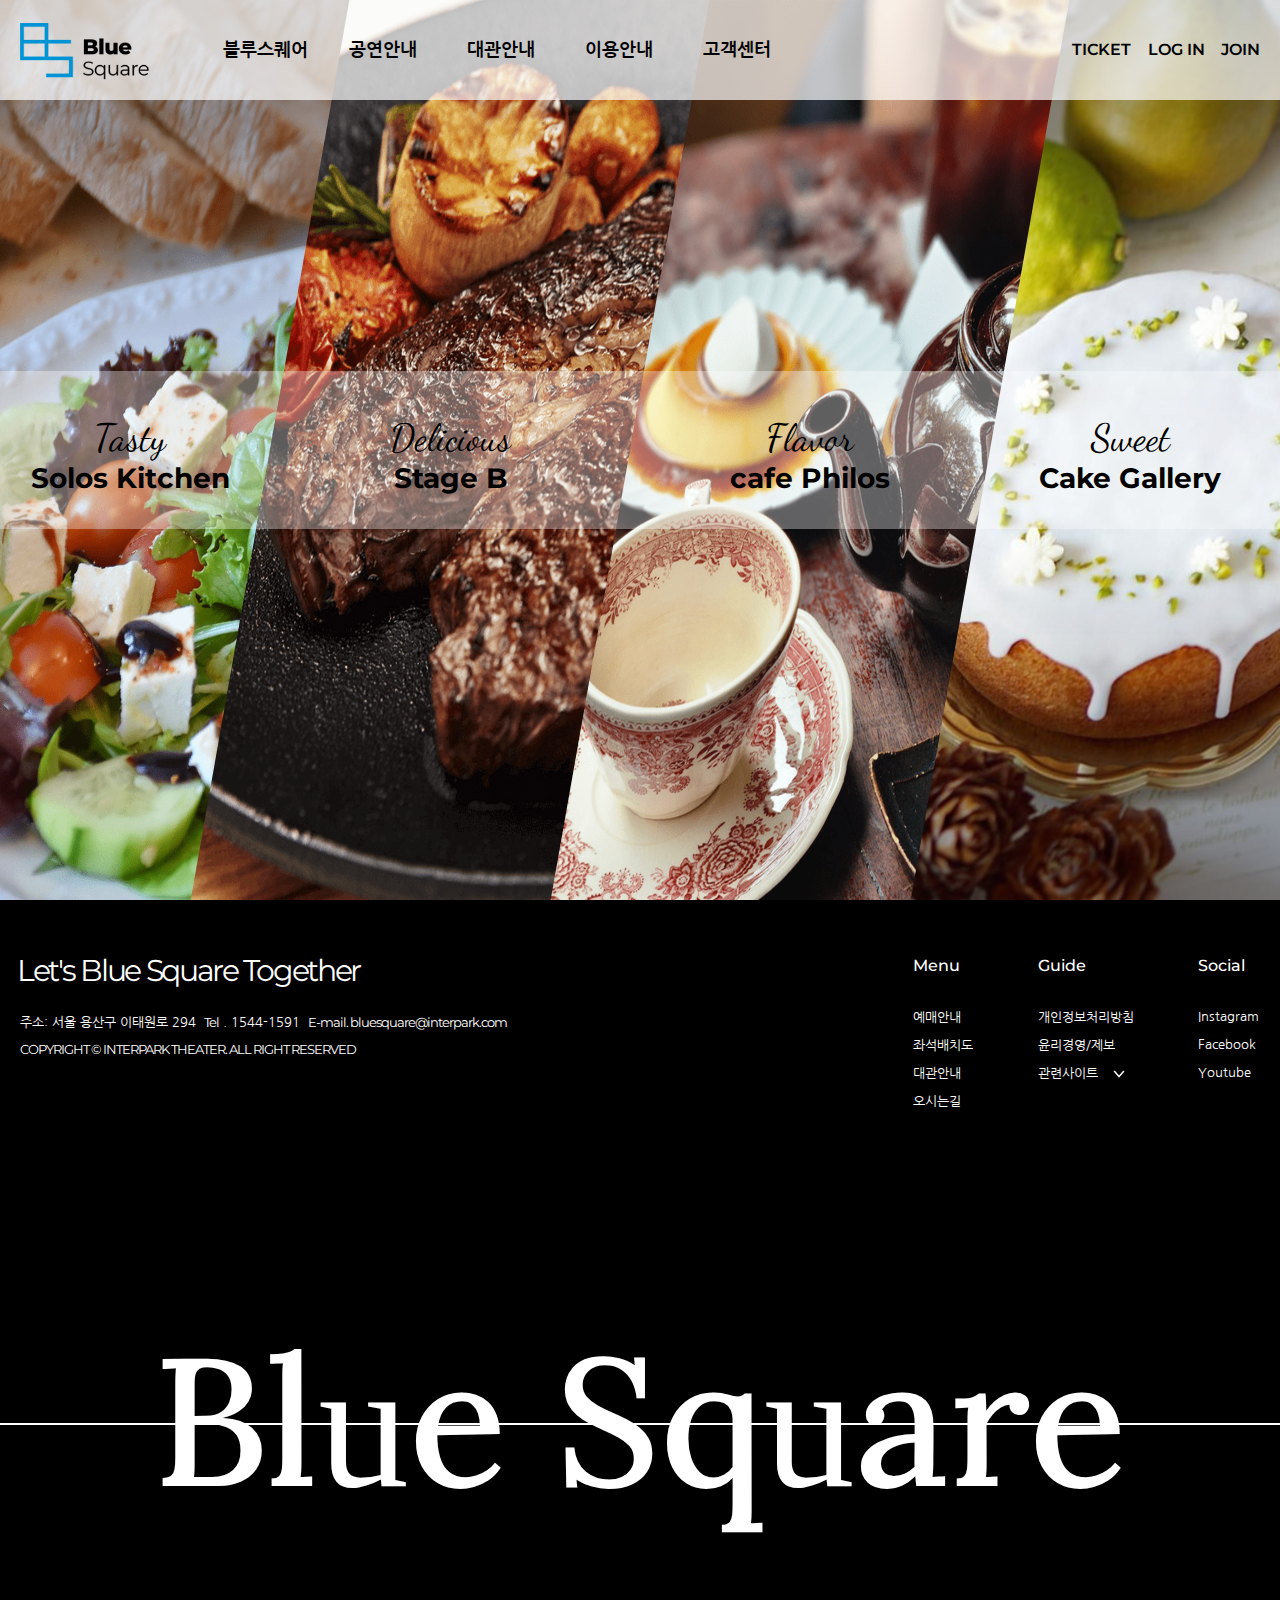
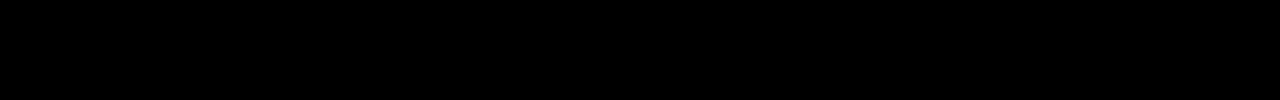
<file: Visit/Restaurant_and_Cafe/restaurant_and_cafe.html>
<!DOCTYPE html>
<html lang="ko">

<head>
    <meta charset="UTF-8">
    <meta http-equiv="X-UA-Compatible" content="IE=edge">
    <meta http-equiv="Content-Security-Policy" content="upgrade-insecure-requests">
    <meta name="viewport" content="width=device-width, initial-scale=1.0">
    <meta name="author" content="이복경">
    <meta name="description" content="블루스퀘어 FnB 메인">
    <!-- favicon 설정 시작 -->
    <link rel="apple-touch-icon" sizes="57x57" href="./favicon/apple-icon-57x57.png">
    <link rel="apple-touch-icon" sizes="60x60" href="./favicon/apple-icon-60x60.png">
    <link rel="apple-touch-icon" sizes="72x72" href="./favicon/apple-icon-72x72.png">
    <link rel="apple-touch-icon" sizes="76x76" href="./favicon/apple-icon-76x76.png">
    <link rel="apple-touch-icon" sizes="114x114" href="./favicon/apple-icon-114x114.png">
    <link rel="apple-touch-icon" sizes="120x120" href="./favicon/apple-icon-120x120.png">
    <link rel="apple-touch-icon" sizes="144x144" href="./favicon/apple-icon-144x144.png">
    <link rel="apple-touch-icon" sizes="152x152" href="./favicon/apple-icon-152x152.png">
    <link rel="apple-touch-icon" sizes="180x180" href="./favicon/apple-icon-180x180.png">
    <link rel="icon" type="image/png" sizes="192x192"  href="./favicon/android-icon-192x192.png">
    <link rel="icon" type="image/png" sizes="32x32" href="./favicon/favicon-32x32.png">
    <link rel="icon" type="image/png" sizes="96x96" href="./favicon/favicon-96x96.png">
    <link rel="icon" type="image/png" sizes="16x16" href="./favicon/favicon-16x16.png">
    <link rel="manifest" href="./favicon/manifest.json">
    <meta name="msapplication-TileColor" content="#ffffff">
    <meta name="msapplication-TileImage" content="/ms-icon-144x144.png">
    <meta name="theme-color" content="#ffffff">
    <!-- favicon 설정 끝 -->
    <link rel="stylesheet" href="./css/restaurant_and_cafe.css" type="text/css">
    <script src="./js/jquery.js"></script>
    <script src="./js/restaurant_and_cafe.js"></script>
    <title>BLUE SQUARE</title>
</head>

<body>
    <div class="wrapper">
        <header>
            <div class="header-bg">
                <div class="fnb-box">

                    <a class="menu1" href="./FnB_serve/soloskitchen.html">
                        <div class="solos">
                            <img src="./img/solos.png" alt="솔로스키친">
                            <div class="white-bar">
                                <h2>opacity35</h2>
                            </div>
                        </div>
                        <div class="txt">
                            <p class="dancing_sc50">Tasty</p>
                            <p class="title30">Solos Kitchen</p>
                        </div>
                    </a> <!-- solos -->

                    <a class="menu2" href="./FnB_serve/stageB.html">
                        <div class="stageb">
                            <img src="./img/stageb.png" alt="스테이지비">
                            <div class="white-bar">
                                <h2>opacity35</h2>
                            </div>
                        </div>
                        <div class="txt">
                            <p class="dancing_sc50">Delicious</p>
                            <p class="title30">Stage B</p>
                        </div>
                    </a><!-- stageb -->
                    <a class="menu3" href="./FnB_serve/cafephilos.html">
                        <div class="philos">
                            <img src="./img/cafe.png" alt="카페필로스">
                            <div class="white-bar">
                                <h2>opacity35</h2>
                            </div>
                        </div>
                        <div class="txt">
                            <p class="dancing_sc50">Flavor</p>
                            <p class="title30">cafe Philos</p>
                        </div>
                    </a><!-- philos -->
                    <a class="menu4" href="./FnB_serve/cakegallery.html">
                        <div class="cake">
                            <img src="./img//cakegallery.png" alt="케익갤러리">
                            <div class="white-bar">
                                <h2>opacity35</h2>
                            </div>
                        </div>
                        <div class="txt">
                            <p class="dancing_sc50">Sweet</p>
                            <p class="title30">Cake Gallery</p>
                        </div>
                    </a><!-- cake -->
                </div> <!--fnb-box-->
            </div> <!-- header-bg -->

            <div class="logo-menu-box">
                <div class="container">
                    <div class="flex-box">
                        <div class="header-logo">
                            <a href="../../index.html" class="mobile-only"><img src="./img/logo_only.png" alt="logo"></a>
                            <a href="../../index.html" class="large-only hover-change"><img src="./img/logo_white.png" alt="logo"></a>
                        </div>
    
                        <nav class="main-menu">
                            <ul class="gnb">
                                <li>
                                    <a href="../../About/Overview/overview.html">블루스퀘어</a>
                                    <ul class="lnb">
                                        <li><a href="../../About/Overview/overview.html">기관소개</a></li>
                                        <li><a href="../../About/Seating_Charts/seating_charts.html">좌석배치도</a></li>
                                    </ul>
                                </li>
                                <li>
                                    <a href="../../Performance/Tickets/tickets.html">공연안내</a>
                                    <ul class="lnb">
                                        <li><a href="../../Performance/Tickets/tickets.html">공연예매</a></li>
                                        <li><a href="../../Performance/All_Schedule/all_schedule.html">공연일정</a></li>
                                        <li><a href="../../Performance/Booking_Guide/booking_guide.html">예매안내</a></li>
                                    </ul>
                                </li>
                                <li>
                                    <a href="../../Venue/Venue_Guidance/shinhan.html">대관안내</a>
                                    <ul class="lnb">
                                        <li><a href="../../Venue/Venue_Guidance/shinhan.html">대관시설/대관료</a></li>
                                        <li><a href="../../Venue/Application/application.html">대관신청</a></li>
                                    </ul>
                                </li>
                                <li>
                                    <a href="../../Visit/Restaurant_and_Cafe/restaurant_and_cafe.html">이용안내</a>
                                    <ul class="lnb">
                                        <li><a href="../../Visit/Restaurant_and_Cafe/restaurant_and_cafe.html">레스토랑&카페</a></li>
                                        <li><a href="../../Visit/Culture_Space/culture_space.html">문화공간</a></li>
                                        <li><a href="../../Visit/How_to_come/how_to_come.html">오시는 길</a></li>
                                    </ul>
                                </li>
                                <li>
                                    <a href="../../Community/Notice/notice.html">고객센터</a>
                                    <ul class="lnb">
                                        <li><a href="../../Community/Notice/notice.html">공지사항</a></li>
                                        <li><a href="../../Community/FAQ/FAQ.html">FAQ</a></li>
                                    </ul>
                                </li>
                            </ul> <!-- gnb -->
                        </nav> <!-- main-menu-->
    
                        <div class="right-menu">
                            <ul>                                
                                <li class="mobile-only left"><a href="../../Performance/Tickets/tickets.html"><img src="./img/ticket_white.png" alt="ticket"></a></li>
                                <li class="mobile-only right"><a href="#"><img src="./img/menu_white.png" alt="menu"></a></li>
                                <li class="large-only"><a href="../../Performance/Tickets/tickets.html">TICKET</a></li>
                                <li class="large-only"><a href="../../login/login.html">LOG IN</a></li>
                                <li class="large-only"><a href="../../join/join.html">JOIN</a></li>
                            </ul>
                        </div> <!-- right-menu -->
                    </div> <!-- flex-box -->
                </div> <!-- container -->
            </div> <!-- logo-menu-box -->

            <div class="mobile-only overlay">
                <a href="#" class="close-btn">&times;</a>
                <div class="overlay-menu">
                    <ul>
                        <li>
                            <a href="#">블루스퀘어</a>
                            <ul>
                                <li><a href="../../About/Overview/overview.html">기관소개</a></li>
                                <li><a href="../../About/Seating_Charts/seating_charts.html">좌석배치도</a></li>
                            </ul>
                        </li>
                        <li>
                            <a href="#">공연안내</a>
                            <ul>
                                <li><a href="../../Performance/Tickets/tickets.html">공연예매</a></li>
                                <li><a href="../../Performance/All_Schedule/all_schedule.html">공연일정</a></li>
                                <li><a href="../../Performance/Booking_Guide/booking_guide.html">예매안내</a></li>
                            </ul>
                        </li>
                        <li>
                            <a href="#">대관안내</a>
                            <ul>
                                <li><a href="../../Venue/Venue_Guidance/shinhan.html">대관시설/대관료</a></li>
                                <li><a href="../../Venue/Application/application.html">대관신청</a></li>
                            </ul>
                        </li>
                        <li>
                            <a href="#">이용안내</a>
                            <ul>
                                <li><a href="../../Visit/Restaurant_and_Cafe/restaurant_and_cafe.html">레스토랑&카페</a></li>
                                <li><a href="../../Visit/Culture_Space/culture_space.html">문화공간</a></li>
                                <li><a href="../../Visit/How_to_come/how_to_come.html">오시는 길</a></li>
                            </ul>
                        </li>
                        <li>
                            <a href="#">고객센터</a>
                            <ul>
                                <li><a href="../../Community/Notice/notice.html">공지사항</a></li>
                                <li><a href="../../Community/FAQ/FAQ.html">FAQ</a></li>
                            </ul>
                        </li>

                        <li style="padding-top:30px;"><a href="../../login/login.html" style="font-size: 16px;">LOG IN</a></li>
                        <li><a href="../../join/join.html" style="font-size: 16px;">JOIN</a></li>
                    </ul> 
                </div> <!-- overlay-menu -->
            </div> <!-- overlay -->
        </header> <!-- header -->

        <main>

            <!-- <div class="container">
                <h1>Main</h1>
            </div> container -->
        </main> <!-- main -->

        <footer>
            <div class="container">
                <div class="flex-box">
                    <div class="left-contents">
                        <h2>Let's Blue Square Together</h2>
                        <br>
                        <address>
                            주소: 서울 용산구 이태원로 294&nbsp;&nbsp;<span>Tel</span> . 1544-1591&nbsp;&nbsp;<span>E-mail. bluesquare@interpark.com</span>
                        </address>
                        <p>COPYRIGHT &copy; INTERPARK THEATER. ALL RIGHT RESERVED</p>
                    </div> <!-- left-contents -->
    
                    <div class="right-contents">
                        <ul class="footer-menu">
                            <li>Menu
                                <ul class="menu-contents">
                                    <li><a href="../../Performance/Booking_Guide/booking_guide.html">예매안내</a></li>
                                    <li><a href="../../About/Seating_Charts/seating_charts.html">좌석배치도</a></li>
                                    <li><a href="../../Venue/Venue_Guidance/shinhan.html">대관안내</a></li>
                                    <li><a href="../../Visit/How_to_come/how_to_come.html">오시는길</a></li>
                                </ul>
                            </li>
                            <li>Guide
                                <ul class="menu-contents">
                                    <li><a href="#">개인정보처리방침</a></li>
                                    <li><a href="#">윤리경영/제보</a></li>
                                    <li>
                                        <form action="#" method="post">
                                            <select name="site" id="site">
                                                <option value="">관련사이트</option>
                                                <option value="http://www.stage631.com/">스테이지631</option>
                                                <option value="http://www.shinhancard.com">신한카드</option>
                                                <option value="https://www.mastercard.co.kr/">마스터카드</option>
                                            </select>
                                            <span><img src="./img/down_icon.png" alt="select arrow"></span>
                                        </form>
                                    </li>
                                </ul>
                            </li>
                            <li>Social
                                <ul class="menu-contents social-menu">
                                    <li><a href="https://www.instagram.com/bluesquare_food_culture/" target="_blank">Instagram</a></li>
                                    <li><a href="https://ko-kr.facebook.com/BlueSquare.page/" target="_blank">Facebook</a></xli>
                                    <li><a href="https://youtu.be/0SyccwSAaUQ" target="_blank">Youtube</a></li>
                                </ul>
                            </li>
                        </ul> <!-- footer-menu -->
                    </div> <!-- right-contents -->
                    
                    <div class="large-only footer-title">
                        <h1>Bl<span style="font-family: 'Pretendard';">u</span>e&ZeroWidthSpace; Sq<span style="font-family: 'Pretendard';">u</span>are</h1>
                    </div>
                </div> <!-- flex-box -->                
            </div> <!-- container -->

            <div class="large-only line">
                <span></span>
            </div>
        </footer> <!-- footer -->
    </div> <!-- wrapper -->
</body>

</html>
</file>
<file: About/Overview/css/overview.css>
@charset "UTF-8";
@import url("https://webfontworld.github.io/pretendard/Pretendard.css");
@import url("https://fonts.googleapis.com/css2?family=Lora:wght@400;500;600&family=Montserrat:ital,wght@0,400;0,500;0,600;1,400;1,500;1,600&family=Nanum+Gothic:wght@400;700&display=swap");
* {
  margin: 0;
  padding: 0;
  box-sizing: border-box;
}

html,
body {
  font: 16px "Pretendard", "Nanum Gothic", "맑은 고딕";
  color: black;
}

ul,
ol,
li {
  list-style: none;
}

a {
  display: block;
  text-decoration: none;
  color: black;
}

h1 {
  font-size: 38px;
}

h2 {
  font-size: 18px;
}

h3 {
  font-size: 18px;
}

h4 {
  font-size: 16px;
}

p {
  font-size: 16px;
}

strong {
  display: block;
}

header,
nav,
main,
article,
section,
footer {
  display: block;
}

.container {
  position: relative;
  margin: 0 auto;
  padding: 0 20px;
}
@media screen and (min-width: 1400px) {
  .container {
    width: 1400px;
    padding: 0;
  }
}

.mobile-only {
  display: block;
}
@media screen and (min-width: 1024px) {
  .mobile-only {
    display: none;
  }
}

.large-only {
  display: none;
}
@media screen and (min-width: 1024px) {
  .large-only {
    display: block;
  }
}

@-webkit-keyframes mover {
  from {
    width: 0%;
  }
  to {
    width: 100%;
  }
}

@keyframes mover {
  from {
    width: 0%;
  }
  to {
    width: 100%;
  }
}
@-webkit-keyframes fadeUp {
  0% {
    opacity: 0;
    transform: translate3d(0, 20px, 0);
  }
  100% {
    transform: none;
    opacity: 1;
  }
}
@keyframes fadeUp {
  0% {
    opacity: 0;
    transform: translate3d(0, 20px, 0);
  }
  100% {
    transform: none;
    opacity: 1;
  }
}
@-webkit-keyframes text-loop {
  0% {
    transform: translate3d(0, 0, 0);
  }
  100% {
    transform: translate3d(-100%, 0, 0);
  }
}
@keyframes text-loop {
  0% {
    transform: translate3d(0, 0, 0);
  }
  100% {
    transform: translate3d(-100%, 0, 0);
  }
}
@-webkit-keyframes scaleImg {
  0% {
    transform: scale(1.1);
  }
  100% {
    transform: scale(1);
  }
}
@keyframes scaleImg {
  0% {
    transform: scale(1.1);
  }
  100% {
    transform: scale(1);
  }
}
html,
body {
  max-width: 100%;
  overflow-x: hidden;
}

header {
  position: relative;
  width: 100vw;
}
header .ov-header {
  width: 100%;
  height: 100vh;
}
header .ov-header .hd-img img.mb {
  width: 100%;
  height: 100vh;
  transform: scale(1.1);
  -webkit-animation: scaleImg 2s forwards;
          animation: scaleImg 2s forwards;
}
@media screen and (min-width: 600px) {
  header .ov-header .hd-img img.mb {
    display: none;
  }
}
header .ov-header .hd-img img.tb {
  width: 100%;
  height: 100vh;
  display: none;
  transform: scale(1.1);
  -webkit-animation: scaleImg 2s forwards;
          animation: scaleImg 2s forwards;
}
@media screen and (min-width: 600px) {
  header .ov-header .hd-img img.tb {
    display: block;
  }
}
@media screen and (min-width: 1400px) {
  header .ov-header .hd-img img.tb {
    display: none;
  }
}
header .ov-header .hd-img img.pc {
  width: 100%;
  height: 100vh;
  display: none;
  transform: scale(1.1);
  -webkit-animation: scaleImg 2s forwards;
          animation: scaleImg 2s forwards;
}
@media screen and (min-width: 1400px) {
  header .ov-header .hd-img img.pc {
    display: block;
  }
}
header .ov-header .hd-img .line-box {
  display: inline-block;
  position: relative;
  width: 100%;
  height: 100%;
  position: absolute;
  left: 50%;
  top: 50%;
  transform: translate(-50%, -50%);
}
header .ov-header .hd-img .line-box div.p-box {
  position: relative;
  position: absolute;
  left: 50%;
  top: 50%;
  transform: translate(-50%, -50%);
  text-align: center;
  color: #fff;
}
header .ov-header .hd-img .line-box div.p-box p {
  opacity: 0;
  -webkit-animation: fadeUp 3s;
          animation: fadeUp 3s;
  -webkit-animation-delay: 1s;
          animation-delay: 1s;
  -webkit-animation-fill-mode: forwards;
          animation-fill-mode: forwards;
  font-size: calc(1vw + 30px);
  font-weight: 500;
  font-family: "Montserrat", sans-serif, Arial;
}
@media screen and (min-width: 320px) {
  header .ov-header .hd-img .line-box div.p-box p {
    font-size: calc(1vw + 40px);
  }
}
@media screen and (min-width: 600px) {
  header .ov-header .hd-img .line-box div.p-box p {
    font-size: calc(1vw + 50px);
  }
}
@media screen and (min-width: 1024px) {
  header .ov-header .hd-img .line-box div.p-box p {
    font-size: calc(1vw + 60px);
  }
}
@media screen and (min-width: 1400px) {
  header .ov-header .hd-img .line-box div.p-box p {
    font-size: calc(1vw + 70px);
  }
}
header .ov-header .hd-img .line-box div.p-box::before {
  position: absolute;
  top: -20px;
  left: 0px;
  display: block;
  content: "";
  width: 100%;
  height: 3px;
  background-color: white;
  -webkit-animation: mover 2s;
          animation: mover 2s;
}
@media screen and (min-width: 1024px) {
  header .ov-header .hd-img .line-box div.p-box::before {
    height: 4px;
  }
}
header .ov-header .hd-img .line-box div.p-box::after {
  position: absolute;
  bottom: -20px;
  right: 0;
  display: block;
  content: "";
  width: 100%;
  height: 3px;
  background-color: white;
  -webkit-animation: mover 2s;
          animation: mover 2s;
}
@media screen and (min-width: 1024px) {
  header .ov-header .hd-img .line-box div.p-box::after {
    height: 4px;
  }
}
header .logo-menu-box {
  position: absolute;
  top: 0;
  left: 0;
  right: 0;
}
@media screen and (min-width: 1024px) {
  header .logo-menu-box:hover {
    background-color: rgba(255, 255, 255, 0.7);
  }
}
header .logo-menu-box .flex-box {
  position: relative;
  display: flex;
  height: 80px;
}
@media screen and (min-width: 1024px) {
  header .logo-menu-box .flex-box {
    height: 100px;
  }
}
header .logo-menu-box .flex-box .header-logo {
  width: 15%;
}
header .logo-menu-box .flex-box .header-logo a img {
  width: 48px;
  display: block;
  position: absolute;
  top: 50%;
  transform: translateY(-50%);
}
@media screen and (min-width: 1024px) {
  header .logo-menu-box .flex-box .header-logo a img {
    width: 132px;
  }
}
header .logo-menu-box .flex-box nav.main-menu {
  display: none;
  width: 590px;
}
@media screen and (min-width: 1024px) {
  header .logo-menu-box .flex-box nav.main-menu {
    display: block;
  }
}
header .logo-menu-box .flex-box nav.main-menu .gnb {
  width: inherit;
  height: 100px;
  display: flex;
  position: absolute;
  top: 50%;
  transform: translateY(-50%);
}
header .logo-menu-box .flex-box nav.main-menu .gnb li {
  width: 20%;
  line-height: 100px;
  text-align: center;
}
header .logo-menu-box .flex-box nav.main-menu .gnb li::after {
  line-height: 0;
  display: block;
  content: "";
  margin: 0 auto;
  width: 60%;
  height: 2px;
  margin-top: -34px;
  background-color: #000;
  transform: scale(0);
  transition: all 0.4s;
}
header .logo-menu-box .flex-box nav.main-menu .gnb li:first-child::after {
  width: 70%;
}
header .logo-menu-box .flex-box nav.main-menu .gnb li:hover::after {
  transform: scale(1);
}
header .logo-menu-box .flex-box nav.main-menu .gnb li a {
  font-size: 18px;
  color: #fff;
}
header .logo-menu-box .flex-box nav.main-menu .gnb li .lnb {
  position: absolute;
  width: 100%;
}
header .logo-menu-box .flex-box nav.main-menu .gnb li .lnb li {
  display: none;
  line-height: 1;
  margin-top: -1px;
  background-color: rgb(0, 148, 214);
}
header .logo-menu-box .flex-box nav.main-menu .gnb li .lnb li::after {
  display: none;
}
header .logo-menu-box .flex-box nav.main-menu .gnb li .lnb li a {
  font-size: 16px;
  width: 100%;
  padding: 10px 20px;
}
header .logo-menu-box .flex-box nav.main-menu .gnb li .lnb li a:hover {
  font-weight: 600;
}
header .logo-menu-box .flex-box nav.main-menu .gnb li:hover .lnb > li {
  display: block;
}
header .logo-menu-box .flex-box nav.main-menu .gnb li:nth-child(3) .lnb {
  width: 130%;
  transform: translateX(-18px);
}
header .logo-menu-box .flex-box nav.main-menu .gnb li:nth-child(4) .lnb {
  width: 130%;
  transform: translateX(-18px);
}
header .logo-menu-box .flex-box .right-menu {
  width: 80px;
  position: absolute;
  top: 50%;
  transform: translateY(-50%);
  right: 0;
}
@media screen and (min-width: 600px) {
  header .logo-menu-box .flex-box .right-menu {
    width: 110px;
  }
}
@media screen and (min-width: 1024px) {
  header .logo-menu-box .flex-box .right-menu {
    width: 188px;
  }
}
@media screen and (min-width: 1400px) {
  header .logo-menu-box .flex-box .right-menu {
    right: 0;
  }
}
header .logo-menu-box .flex-box .right-menu ul {
  width: 100%;
  display: flex;
  justify-content: space-between;
}
@media screen and (min-width: 1024px) {
  header .logo-menu-box .flex-box .right-menu ul {
    height: 100px;
  }
}
@media screen and (min-width: 1024px) {
  header .logo-menu-box .flex-box .right-menu ul li {
    line-height: 100px;
  }
}
header .logo-menu-box .flex-box .right-menu ul li a {
  color: #fff;
  font-family: "Montserrat", sans-serif, Arial;
}
header .logo-menu-box .flex-box .right-menu ul li a::after {
  display: block;
  content: "";
  width: 100%;
  height: 2px;
  background-color: black;
  transform: scale(0);
  transition: all 0.4s;
}
@media screen and (min-width: 1024px) {
  header .logo-menu-box .flex-box .right-menu ul li a::after {
    margin-top: -34px;
  }
}
@media screen and (min-width: 1024px) {
  header .logo-menu-box .flex-box .right-menu ul li a:hover::after {
    transform: scale(1);
  }
}
header .logo-menu-box .flex-box .right-menu ul li a img {
  width: 30px;
}
@media screen and (min-width: 600px) {
  header .logo-menu-box .flex-box .right-menu ul li a img {
    width: 40px;
  }
}
header .overlay {
  display: block;
  width: 0;
  height: 100%;
  position: fixed;
  top: 0;
  right: 0;
  z-index: 2;
  background-color: rgba(0, 0, 0, 0.96);
}
@media screen and (min-width: 600px) {
  header .overlay {
    max-width: 580px;
  }
}
header .overlay .close-btn {
  position: absolute;
  top: 0px;
  right: 20px;
  font-size: 55px;
  font-weight: 100;
  color: #f1f1f1;
}
header .overlay .overlay-menu {
  position: relative;
  top: 22%;
  text-align: center;
}
header .overlay .overlay-menu ul li a {
  font-size: 26px;
  font-weight: 400;
  color: #fff;
  padding: 15px 0;
}
header .overlay .overlay-menu ul li a.on {
  color: rgb(0, 148, 214);
  transform: skew(-15deg);
}
header .overlay .overlay-menu ul li ul li {
  display: none;
}
header .overlay .overlay-menu ul li ul li.on {
  display: block;
}
header .overlay .overlay-menu ul li ul li a {
  position: relative;
  display: inline-block;
  font-size: 18px;
  font-weight: 300;
}
header .overlay .overlay-menu ul li ul li a:hover, header .overlay .overlay-menu ul li ul li a:focus {
  transform: skew(0);
}
header .overlay .overlay-menu ul li ul li a::after {
  position: absolute;
  left: 0;
  bottom: 10px;
  content: "";
  width: 0;
  height: 1px;
  background-color: #fff;
  transition: all 0.4s;
}
header .overlay .overlay-menu ul li ul li a:hover::after {
  width: 100%;
}

main {
  margin: 266px 0;
}
main .title {
  font-weight: 600;
  font-size: 0;
}
@media screen and (min-width: 1024px) {
  main .title {
    margin-bottom: 70px;
    font-size: 38px;
  }
}
main .page-info1 {
  display: flex;
  justify-content: space-between;
  flex-direction: column-reverse;
  margin-top: 70px;
}
@media screen and (min-width: 1024px) {
  main .page-info1 {
    flex-direction: row;
  }
}
main .page-info1 .info-img img {
  width: 100%;
}
@media screen and (min-width: 1024px) {
  main .page-info1 .info-img img {
    width: 300;
    height: 300;
    padding-right: 60px;
  }
}
@media screen and (min-width: 1400px) {
  main .page-info1 .info-img img {
    width: 100%;
  }
}
main .page-info1 .info-txt {
  padding-left: 0;
  margin-bottom: 40px;
  -webkit-animation: fadeIn 1s 3s linear forwards;
          animation: fadeIn 1s 3s linear forwards;
}
@media screen and (min-width: 1024px) {
  main .page-info1 .info-txt {
    width: 358px;
    height: 454px;
  }
}
@media screen and (min-width: 1400px) {
  main .page-info1 .info-txt {
    padding-top: 80px;
    width: 474px;
  }
}
main .page-info1 .info-txt p.txt1 {
  font-size: 14px;
  font-weight: 600;
  font-family: "Montserrat", sans-serif, Arial;
  color: #0094d6;
}
@media screen and (min-width: 1024px) {
  main .page-info1 .info-txt p.txt1 {
    margin-top: 40px;
  }
}
main .page-info1 .info-txt p.txt2 {
  font-size: 26px;
  font-weight: 600;
  line-height: 1.5;
  margin: 40px 0;
}
main .page-info1 .info-txt p.txt3 {
  line-height: 1.5;
  font-size: 16px;
}
@media screen and (min-width: 1024px) {
  main .page-info1 .info-txt p.txt3 {
    width: 358px;
  }
}
@media screen and (min-width: 1400px) {
  main .page-info1 .info-txt p.txt3 {
    width: 474px;
  }
}
main .page-info2 {
  display: flex;
  justify-content: space-between;
  flex-direction: column;
  margin-top: 134px;
}
@media screen and (min-width: 1024px) {
  main .page-info2 {
    flex-direction: row;
  }
}
main .page-info2 .info-img img {
  width: 100%;
}
@media screen and (min-width: 1024px) {
  main .page-info2 .info-img img {
    min-width: 300;
    height: 300;
    padding-left: 60px;
  }
}
@media screen and (min-width: 1400px) {
  main .page-info2 .info-img img {
    width: 100%;
  }
}
main .page-info2 .info-txt {
  margin-bottom: 40px;
}
@media screen and (min-width: 1024px) {
  main .page-info2 .info-txt {
    padding-right: 0;
    width: 374px;
    height: 454px;
  }
}
@media screen and (min-width: 1400px) {
  main .page-info2 .info-txt {
    padding-top: 80px;
    width: 474px;
  }
}
main .page-info2 .info-txt p.txt1 {
  font-size: 14px;
  font-weight: 600;
  font-family: "Montserrat", sans-serif, Arial;
  color: #0094d6;
}
@media screen and (min-width: 1024px) {
  main .page-info2 .info-txt p.txt1 {
    margin-top: 40px;
  }
}
@media screen and (min-width: 1400px) {
  main .page-info2 .info-txt p.txt1 {
    margin-left: 100px;
  }
}
main .page-info2 .info-txt p.txt2 {
  font-size: 26px;
  font-weight: 600;
  line-height: 1.5;
  margin-top: 40px;
  margin-bottom: 40px;
}
@media screen and (min-width: 1400px) {
  main .page-info2 .info-txt p.txt2 {
    margin-left: 100px;
  }
}
main .page-info2 .info-txt p.txt3 {
  line-height: 1.5;
  font-size: 16px;
}
@media screen and (min-width: 1024px) {
  main .page-info2 .info-txt p.txt3 {
    width: 374px;
  }
}
@media screen and (min-width: 1400px) {
  main .page-info2 .info-txt p.txt3 {
    margin-left: 100px;
  }
}
main .page-info3 {
  display: flex;
  justify-content: space-between;
  flex-direction: column-reverse;
  margin-top: 134px;
}
@media screen and (min-width: 1024px) {
  main .page-info3 {
    flex-direction: row;
  }
}
main .page-info3 .info-img img {
  width: 100%;
}
@media screen and (min-width: 1024px) {
  main .page-info3 .info-img img {
    width: 300;
    height: 300;
    padding-right: 60px;
  }
}
@media screen and (min-width: 1400px) {
  main .page-info3 .info-img img {
    width: 100%;
  }
}
main .page-info3 .info-txt {
  margin-bottom: 40px;
}
@media screen and (min-width: 1024px) {
  main .page-info3 .info-txt {
    width: 370px;
    height: 454px;
    margin-bottom: 0px;
  }
}
@media screen and (min-width: 1400px) {
  main .page-info3 .info-txt {
    margin-top: 10px;
    padding-top: 80px;
    width: 474px;
  }
}
main .page-info3 .info-txt p.txt1 {
  font-size: 14px;
  font-weight: 600;
  font-family: "Montserrat", sans-serif, Arial;
  color: #0094d6;
}
@media screen and (min-width: 1024px) {
  main .page-info3 .info-txt p.txt1 {
    margin-top: 40px;
  }
}
main .page-info3 .info-txt p.txt2 {
  font-size: 26px;
  font-weight: 600;
  line-height: 1.5;
  margin: 40px 0;
}
main .page-info3 .info-txt p.txt3 {
  line-height: 1.5;
  font-size: 16px;
}
@media screen and (min-width: 1024px) {
  main .page-info3 .info-txt p.txt3 {
    width: 370px;
  }
}
@media screen and (min-width: 1400px) {
  main .page-info3 .info-txt p.txt3 {
    width: 474px;
  }
}
main .bottom-txt {
  max-width: 587px;
  height: 163px;
  margin-top: 134px;
}
@media screen and (min-width: 600px) {
  main .bottom-txt {
    position: absolute;
    left: 50%;
    margin-left: -293.5px;
  }
}
main .bottom-txt div.b-txt {
  text-align: center;
  width: 100%;
  font-size: 16px;
  line-height: 26px;
}
main .bottom-txt div.b-txt .bold-txt {
  font-weight: 600;
}
@media screen and (min-width: 1024px) {
  main .bottom-txt div.b-txt {
    font-size: 18px;
    line-height: 40px;
  }
}
main .flow-txt-wrap {
  margin-top: 134px;
  font-size: 120px;
}
@media screen and (min-width: 600px) {
  main .flow-txt-wrap {
    padding-top: 238px;
  }
}
@media screen and (min-width: 1024px) {
  main .flow-txt-wrap {
    padding-top: 297px;
  }
}
main .flow-txt-wrap div {
  color: rgb(0, 148, 214);
  opacity: 0.5;
  display: flex;
  white-space: nowrap;
  font-size: 100px;
  font-weight: 600;
}
@media screen and (min-width: 600px) {
  main .flow-txt-wrap div {
    font-size: 150px;
  }
}
@media screen and (min-width: 1024px) {
  main .flow-txt-wrap div {
    font-size: 200px;
  }
}
main .flow-txt-wrap div .flow-txt {
  padding-right: 22px;
  -webkit-animation: text-loop 10s linear infinite;
          animation: text-loop 10s linear infinite;
}

footer {
  color: #fff;
  background-color: #000;
}
@media screen and (min-width: 1024px) {
  footer {
    height: 800px;
  }
}
footer .flex-box {
  position: relative;
  display: flex;
  justify-content: space-between;
  flex-direction: column-reverse;
}
@media screen and (min-width: 1024px) {
  footer .flex-box {
    flex-direction: row;
    height: 800px;
  }
}
footer .flex-box .left-contents {
  padding-top: 55px;
  padding-bottom: 60px;
}
@media screen and (min-width: 1024px) {
  footer .flex-box .left-contents {
    padding-top: 52px;
    padding-bottom: 0;
  }
}
footer .flex-box .left-contents h2 {
  margin-left: -2px;
  letter-spacing: -0.0769230769em;
  font-size: 1.25em;
  font-family: "Montserrat", sans-serif, Arial;
  font-weight: normal;
}
@media screen and (min-width: 1024px) {
  footer .flex-box .left-contents h2 {
    margin-left: -3px;
    font-size: 1.875em;
  }
}
footer .flex-box .left-contents address {
  line-height: 2;
  font-style: normal;
  font-size: 13px;
}
footer .flex-box .left-contents address span {
  font-size: 13px;
  font-family: "Montserrat", sans-serif, Arial;
  letter-spacing: -0.0769230769em;
}
footer .flex-box .left-contents p {
  line-height: 2;
  font-size: 13px;
  font-family: "Montserrat", sans-serif, Arial;
  letter-spacing: -0.0769230769em;
}
footer .flex-box .right-contents {
  width: 33%;
}
@media screen and (min-width: 1024px) {
  footer .flex-box .right-contents {
    width: 28%;
  }
}
footer .flex-box .right-contents .footer-menu {
  width: 100%;
  display: flex;
  justify-content: space-between;
  flex-direction: column;
}
@media screen and (min-width: 1024px) {
  footer .flex-box .right-contents .footer-menu {
    flex-direction: row;
  }
}
footer .flex-box .right-contents .footer-menu > li {
  padding-top: 56px;
}
footer .flex-box .right-contents .footer-menu li {
  color: #fff;
  font-family: "Montserrat", sans-serif, Arial;
  font-weight: 500;
}
footer .flex-box .right-contents .footer-menu li:last-child {
  width: 62px;
  font-family: "Montserrat", sans-serif, Arial;
}
footer .flex-box .right-contents .footer-menu li:last-child > .social-menu {
  margin-top: 34px;
}
footer .flex-box .right-contents .footer-menu li .menu-contents {
  margin-top: 35px;
}
footer .flex-box .right-contents .footer-menu li .menu-contents li a {
  padding-bottom: 12px;
  color: #fff;
  font-size: 13px;
  font-family: "Pretendard", "Nanum Gothic", "맑은 고딕";
}
footer .flex-box .right-contents .footer-menu li .menu-contents li a:hover {
  font-weight: bold;
}
footer .flex-box .right-contents .footer-menu li .menu-contents li:last-child > a {
  padding-bottom: 0;
}
footer .flex-box .right-contents .footer-menu li .menu-contents li form {
  position: relative;
  margin-top: -3px;
}
footer .flex-box .right-contents .footer-menu li .menu-contents li form select {
  width: 92px;
  height: 100%;
  border: none;
  color: #fff;
  font-size: 13px;
  font-family: "Pretendard", "Nanum Gothic", "맑은 고딕";
  background-color: transparent;
  -webkit-appearance: none;
  -moz-appearance: none;
  appearance: none;
}
footer .flex-box .right-contents .footer-menu li .menu-contents li form select::-ms-expand {
  display: none;
}
footer .flex-box .right-contents .footer-menu li .menu-contents li form select option {
  color: #fff;
  background-color: black;
}
footer .flex-box .right-contents .footer-menu li .menu-contents li form span {
  width: 18px;
  position: absolute;
  top: 2px;
  right: -28px;
}
footer .flex-box .right-contents .footer-menu li .menu-contents li form span img {
  width: 100%;
  transition: all 0.3s;
}
footer .flex-box .right-contents .footer-menu li .menu-contents li form select:focus + span > img {
  transform: rotate(180deg);
}
footer .flex-box .footer-title {
  position: absolute;
  top: 65%;
  right: 0;
  left: 0;
  transform: translate(0, -50%);
  text-align: center;
}
footer .flex-box .footer-title h1 {
  font-size: calc(38px + 11.2vw);
  font-family: "Lora";
  font-weight: 500;
}
footer .line {
  position: relative;
}
footer .line span {
  position: absolute;
  bottom: 275px;
  display: block;
  content: "";
  width: 100%;
  height: 2px;
  background-color: #fff;
}/*# sourceMappingURL=overview.css.map */
</file>
<file: About/Seating_Charts/css/seating_charts.css>
@charset "UTF-8";
@import url("https://webfontworld.github.io/pretendard/Pretendard.css");
@import url("https://fonts.googleapis.com/css2?family=Lora:wght@400;500;600&family=Montserrat:ital,wght@0,400;0,500;0,600;1,400;1,500;1,600&family=Nanum+Gothic:wght@400;700&display=swap");
* {
  margin: 0;
  padding: 0;
  box-sizing: border-box;
}

html,
body {
  font: 16px "Pretendard", "Nanum Gothic", "맑은 고딕";
  color: black;
}

ul,
ol,
li {
  list-style: none;
}

a {
  display: block;
  text-decoration: none;
  color: black;
}

h1 {
  font-size: 38px;
}

h2 {
  font-size: 18px;
}

h3 {
  font-size: 18px;
}

h4 {
  font-size: 16px;
}

p {
  font-size: 16px;
}

strong {
  display: block;
}

header,
nav,
main,
article,
section,
footer {
  display: block;
}

.container {
  position: relative;
  margin: 0 auto;
  padding: 0 20px;
}
@media screen and (min-width: 1400px) {
  .container {
    width: 1400px;
    padding: 0;
  }
}

.mobile-only {
  display: block;
}
@media screen and (min-width: 1024px) {
  .mobile-only {
    display: none;
  }
}

.large-only {
  display: none;
}
@media screen and (min-width: 1024px) {
  .large-only {
    display: block;
  }
}

html,
body {
  max-width: 100%;
  overflow-x: hidden;
}

@keyframes scaleImg {
  0% {
    transform: scale(1.1);
  }
  100% {
    transform: scale(1);
  }
}
@keyframes mover {
  from {
    width: 0%;
  }
  to {
    width: 100%;
  }
}
@keyframes fadeUp {
  0% {
    opacity: 0;
    transform: translate3d(0, 20px, 0);
  }
  100% {
    transform: none;
    opacity: 1;
  }
}
header {
  position: relative;
  width: 100vw;
}
header .header-bg {
  width: 100%;
  height: 100vh;
  transform: scale(1.1);
  animation: scaleImg 2s forwards;
  overflow: hidden;
  margin-bottom: 140px;
}
@media screen and (min-width: 1024px) {
  header .header-bg {
    margin-bottom: 280px;
  }
}
header .header-bg img {
  width: 100%;
  height: 100%;
  object-fit: cover;
}
header .header-bg .line-box {
  display: inline-block;
  position: relative;
  width: 100%;
  height: 100%;
  position: absolute;
  left: 50%;
  top: 50%;
  transform: translate(-50%, -50%);
}
header .header-bg .line-box div.p-box {
  position: relative;
  position: absolute;
  left: 50%;
  top: 50%;
  transform: translate(-50%, -50%);
  text-align: center;
  color: #fff;
}
header .header-bg .line-box div.p-box p {
  opacity: 0;
  animation: fadeUp 3s;
  animation-delay: 2s;
  animation-fill-mode: forwards;
  font-size: calc(1vw + 30px);
  font-weight: 500;
  font-family: "Montserrat", sans-serif, Arial;
}
@media screen and (min-width: 320px) {
  header .header-bg .line-box div.p-box p {
    font-size: calc(1vw + 40px);
  }
}
@media screen and (min-width: 600px) {
  header .header-bg .line-box div.p-box p {
    font-size: calc(1vw + 40px);
  }
}
@media screen and (min-width: 1024px) {
  header .header-bg .line-box div.p-box p {
    font-size: calc(1vw + 45px);
  }
}
@media screen and (min-width: 1400px) {
  header .header-bg .line-box div.p-box p {
    font-size: calc(1vw + 60px);
  }
}
header .header-bg .line-box div.p-box::before {
  position: absolute;
  top: -20px;
  left: 0px;
  display: block;
  content: "";
  width: 100%;
  height: 3px;
  background-color: white;
  animation: mover 2s;
}
@media screen and (min-width: 1024px) {
  header .header-bg .line-box div.p-box::before {
    height: 4px;
  }
}
header .header-bg .line-box div.p-box::after {
  position: absolute;
  bottom: -20px;
  right: 0;
  display: block;
  content: "";
  width: 100%;
  height: 3px;
  background-color: white;
  animation: mover 2s;
}
@media screen and (min-width: 1024px) {
  header .header-bg .line-box div.p-box::after {
    height: 4px;
  }
}
header .logo-menu-box {
  position: absolute;
  top: 0;
  left: 0;
  right: 0;
}
@media screen and (min-width: 1024px) {
  header .logo-menu-box:hover {
    background-color: rgba(255, 255, 255, 0.7);
  }
}
header .logo-menu-box .flex-box {
  position: relative;
  display: flex;
  height: 80px;
}
@media screen and (min-width: 1024px) {
  header .logo-menu-box .flex-box {
    height: 100px;
  }
}
header .logo-menu-box .flex-box .header-logo {
  width: 15%;
}
header .logo-menu-box .flex-box .header-logo a img {
  width: 48px;
  display: block;
  position: absolute;
  top: 50%;
  transform: translateY(-50%);
}
@media screen and (min-width: 1024px) {
  header .logo-menu-box .flex-box .header-logo a img {
    width: 132px;
  }
}
header .logo-menu-box .flex-box nav.main-menu {
  display: none;
  width: 590px;
}
@media screen and (min-width: 1024px) {
  header .logo-menu-box .flex-box nav.main-menu {
    display: block;
  }
}
header .logo-menu-box .flex-box nav.main-menu .gnb {
  width: inherit;
  height: 100px;
  display: flex;
  position: absolute;
  top: 50%;
  transform: translateY(-50%);
}
header .logo-menu-box .flex-box nav.main-menu .gnb li {
  width: 20%;
  line-height: 100px;
  text-align: center;
}
header .logo-menu-box .flex-box nav.main-menu .gnb li::after {
  line-height: 0;
  display: block;
  content: "";
  margin: 0 auto;
  width: 60%;
  height: 2px;
  margin-top: -34px;
  background-color: #000;
  transform: scale(0);
  transition: all 0.4s;
}
header .logo-menu-box .flex-box nav.main-menu .gnb li:first-child::after {
  width: 70%;
}
header .logo-menu-box .flex-box nav.main-menu .gnb li:hover::after {
  transform: scale(1);
}
header .logo-menu-box .flex-box nav.main-menu .gnb li a {
  font-size: 18px;
  color: #fff;
}
header .logo-menu-box .flex-box nav.main-menu .gnb li .lnb {
  position: absolute;
  width: 100%;
}
header .logo-menu-box .flex-box nav.main-menu .gnb li .lnb li {
  display: none;
  line-height: 1;
  margin-top: -1px;
  background-color: rgb(0, 148, 214);
}
header .logo-menu-box .flex-box nav.main-menu .gnb li .lnb li::after {
  display: none;
}
header .logo-menu-box .flex-box nav.main-menu .gnb li .lnb li a {
  font-size: 16px;
  width: 100%;
  padding: 10px 20px;
}
header .logo-menu-box .flex-box nav.main-menu .gnb li .lnb li a:hover {
  font-weight: 600;
}
header .logo-menu-box .flex-box nav.main-menu .gnb li:hover .lnb > li {
  display: block;
}
header .logo-menu-box .flex-box nav.main-menu .gnb li:nth-child(3) .lnb {
  width: 130%;
  transform: translateX(-18px);
}
header .logo-menu-box .flex-box nav.main-menu .gnb li:nth-child(4) .lnb {
  width: 130%;
  transform: translateX(-18px);
}
header .logo-menu-box .flex-box .right-menu {
  width: 80px;
  position: absolute;
  top: 50%;
  transform: translateY(-50%);
  right: 0;
}
@media screen and (min-width: 600px) {
  header .logo-menu-box .flex-box .right-menu {
    width: 110px;
  }
}
@media screen and (min-width: 1024px) {
  header .logo-menu-box .flex-box .right-menu {
    width: 188px;
  }
}
@media screen and (min-width: 1400px) {
  header .logo-menu-box .flex-box .right-menu {
    right: 0;
  }
}
header .logo-menu-box .flex-box .right-menu ul {
  width: 100%;
  display: flex;
  justify-content: space-between;
}
@media screen and (min-width: 1024px) {
  header .logo-menu-box .flex-box .right-menu ul {
    height: 100px;
  }
}
@media screen and (min-width: 1024px) {
  header .logo-menu-box .flex-box .right-menu ul li {
    line-height: 100px;
  }
}
header .logo-menu-box .flex-box .right-menu ul li a {
  color: #fff;
  font-family: "Montserrat", sans-serif, Arial;
}
header .logo-menu-box .flex-box .right-menu ul li a::after {
  display: block;
  content: "";
  width: 100%;
  height: 2px;
  background-color: black;
  transform: scale(0);
  transition: all 0.4s;
}
@media screen and (min-width: 1024px) {
  header .logo-menu-box .flex-box .right-menu ul li a::after {
    margin-top: -34px;
  }
}
@media screen and (min-width: 1024px) {
  header .logo-menu-box .flex-box .right-menu ul li a:hover::after {
    transform: scale(1);
  }
}
header .logo-menu-box .flex-box .right-menu ul li a img {
  width: 30px;
}
@media screen and (min-width: 600px) {
  header .logo-menu-box .flex-box .right-menu ul li a img {
    width: 40px;
  }
}
header .overlay {
  display: block;
  width: 0;
  height: 100%;
  position: fixed;
  top: 0;
  right: 0;
  z-index: 2;
  background-color: rgba(0, 0, 0, 0.96);
}
@media screen and (min-width: 600px) {
  header .overlay {
    max-width: 580px;
  }
}
header .overlay .close-btn {
  position: absolute;
  top: 0px;
  right: 20px;
  font-size: 55px;
  font-weight: 100;
  color: #f1f1f1;
}
header .overlay .overlay-menu {
  position: relative;
  top: 22%;
  text-align: center;
}
header .overlay .overlay-menu ul li a {
  font-size: 26px;
  font-weight: 400;
  color: #fff;
  padding: 15px 0;
}
header .overlay .overlay-menu ul li a.on {
  color: rgb(0, 148, 214);
  transform: skew(-15deg);
}
header .overlay .overlay-menu ul li ul li {
  display: none;
}
header .overlay .overlay-menu ul li ul li.on {
  display: block;
}
header .overlay .overlay-menu ul li ul li a {
  position: relative;
  display: inline-block;
  font-size: 18px;
  font-weight: 300;
}
header .overlay .overlay-menu ul li ul li a:hover, header .overlay .overlay-menu ul li ul li a:focus {
  transform: skew(0);
}
header .overlay .overlay-menu ul li ul li a::after {
  position: absolute;
  left: 0;
  bottom: 10px;
  content: "";
  width: 0;
  height: 1px;
  background-color: #fff;
  transition: all 0.4s;
}
header .overlay .overlay-menu ul li ul li a:hover::after {
  width: 100%;
}

main {
  margin: 266px 0;
  line-height: 1.5em;
  /* hall-wrap */
}
main h1 {
  font-size: 26px;
  margin-bottom: 58px;
}
@media screen and (min-width: 1024px) {
  main h1 {
    font-size: 38px;
  }
}
main .hall-wrap {
  position: relative;
  /* master-card-hall */
}
main .hall-wrap .card-hall {
  display: flex;
  justify-content: space-between;
  flex-direction: column-reverse;
}
main .hall-wrap .card-hall > h2 {
  display: none;
}
@media screen and (min-width: 1024px) {
  main .hall-wrap .card-hall {
    display: flex;
    justify-content: space-between;
    flex-direction: row;
  }
}
main .hall-wrap .card-hall .info-wrap {
  /* seating-chart-btn */
}
main .hall-wrap .card-hall .info-wrap h2 {
  position: relative;
  font-size: 20px;
  font-weight: normal;
  padding-left: 13px;
}
@media screen and (min-width: 1024px) {
  main .hall-wrap .card-hall .info-wrap h2 {
    font-size: 30px;
    margin-bottom: 30px;
  }
}
main .hall-wrap .card-hall .info-wrap h2::before {
  position: absolute;
  top: 0;
  left: 0;
  display: block;
  content: "";
  width: 5px;
  height: 100%;
  background-color: rgb(0, 148, 214);
}
main .hall-wrap .card-hall .info-wrap .seating-chart-btn {
  width: 84px;
  height: 32px;
  margin-bottom: 70px;
  line-height: 32px;
  text-align: center;
}
main .hall-wrap .card-hall .info-wrap .seating-chart-btn a {
  border: 1px solid #000;
  background-color: white;
}
main .hall-wrap .card-hall .info-wrap .seating-chart-btn a:hover {
  padding: 1px;
  color: white;
  border: none;
  outline: none;
  background-color: rgb(0, 148, 214);
}
@media screen and (min-width: 1024px) {
  main .hall-wrap .card-hall .info-wrap {
    width: 50%;
  }
}
main .hall-wrap .card-hall .slide-wrap {
  position: relative;
  width: 100%;
  height: auto;
  margin-bottom: 20px;
}
main .hall-wrap .card-hall .slide-wrap .slide-img img {
  width: 100%;
}
@media screen and (min-width: 1024px) {
  main .hall-wrap .card-hall .slide-wrap .slide-img {
    width: 100%;
  }
}
main .hall-wrap #shinhan-card-hall {
  margin-bottom: 70px;
}
main .hall-wrap #shinhan-card-hall .info-wrap .seat-info-box {
  position: relative;
  margin: 20px 0;
}
@media screen and (min-width: 1024px) {
  main .hall-wrap #shinhan-card-hall .info-wrap .seat-info-box {
    min-width: 400px;
  }
}
main .hall-wrap #shinhan-card-hall .info-wrap .seat-info-box .seat-info {
  position: relative;
  display: flex;
}
main .hall-wrap #shinhan-card-hall .info-wrap .seat-info-box .seat-info p {
  padding-bottom: 14px;
}
main .hall-wrap #shinhan-card-hall .info-wrap .seat-info-box .seat-info .seat-num {
  position: absolute;
  left: 170px;
}
main .hall-wrap #shinhan-card-hall .slide-wrap .slide-btn {
  cursor: pointer;
}
main .hall-wrap #shinhan-card-hall .slide-wrap .slide-btn img {
  width: 40px;
}
main .hall-wrap #shinhan-card-hall .slide-wrap .slide-btn .prev {
  left: 0;
  position: absolute;
  top: 50%;
  transform: translateY(-50%);
}
main .hall-wrap #shinhan-card-hall .slide-wrap .slide-btn .next {
  right: 0;
  position: absolute;
  top: 50%;
  transform: translateY(-50%);
}
main .hall-wrap #master-card-hall .seat-info-box-ms {
  position: relative;
  margin: 20px 0;
}
@media screen and (min-width: 1024px) {
  main .hall-wrap #master-card-hall .seat-info-box-ms {
    min-width: 400px;
  }
}
main .hall-wrap #master-card-hall .seat-info-box-ms .seat-info-ms {
  position: relative;
  display: flex;
  height: 80px;
}
main .hall-wrap #master-card-hall .seat-info-box-ms .seat-info-ms p {
  padding-bottom: 14px;
}
main .hall-wrap #master-card-hall .seat-info-box-ms .seat-info-ms .seat-num-ms {
  position: absolute;
  left: 170px;
}
main .hall-wrap #master-card-hall .slide-wrap .slide-btn {
  cursor: pointer;
}
main .hall-wrap #master-card-hall .slide-wrap .slide-btn img {
  width: 40px;
}
main .hall-wrap #master-card-hall .slide-wrap .slide-btn .prev2 {
  left: 0;
  position: absolute;
  top: 50%;
  transform: translateY(-50%);
}
main .hall-wrap #master-card-hall .slide-wrap .slide-btn .next2 {
  right: 0;
  position: absolute;
  top: 50%;
  transform: translateY(-50%);
}

/* main */
footer {
  color: #fff;
  background-color: #000;
}
@media screen and (min-width: 1024px) {
  footer {
    height: 800px;
  }
}
footer .flex-box {
  position: relative;
  display: flex;
  justify-content: space-between;
  flex-direction: column-reverse;
}
@media screen and (min-width: 1024px) {
  footer .flex-box {
    flex-direction: row;
    height: 800px;
  }
}
footer .flex-box .left-contents {
  padding-top: 55px;
  padding-bottom: 60px;
}
@media screen and (min-width: 1024px) {
  footer .flex-box .left-contents {
    padding-top: 52px;
    padding-bottom: 0;
  }
}
footer .flex-box .left-contents h2 {
  margin-left: -2px;
  letter-spacing: -0.0769230769em;
  font-size: 1.25em;
  font-family: "Montserrat", sans-serif, Arial;
  font-weight: normal;
}
@media screen and (min-width: 1024px) {
  footer .flex-box .left-contents h2 {
    margin-left: -3px;
    font-size: 1.875em;
  }
}
footer .flex-box .left-contents address {
  line-height: 2;
  font-style: normal;
  font-size: 13px;
}
footer .flex-box .left-contents address span {
  font-size: 13px;
  font-family: "Montserrat", sans-serif, Arial;
  letter-spacing: -0.0769230769em;
}
footer .flex-box .left-contents p {
  line-height: 2;
  font-size: 13px;
  font-family: "Montserrat", sans-serif, Arial;
  letter-spacing: -0.0769230769em;
}
footer .flex-box .right-contents {
  width: 33%;
}
@media screen and (min-width: 1024px) {
  footer .flex-box .right-contents {
    width: 28%;
  }
}
footer .flex-box .right-contents .footer-menu {
  width: 100%;
  display: flex;
  justify-content: space-between;
  flex-direction: column;
}
@media screen and (min-width: 1024px) {
  footer .flex-box .right-contents .footer-menu {
    flex-direction: row;
  }
}
footer .flex-box .right-contents .footer-menu > li {
  padding-top: 56px;
}
footer .flex-box .right-contents .footer-menu li {
  color: #fff;
  font-family: "Montserrat", sans-serif, Arial;
  font-weight: 500;
}
footer .flex-box .right-contents .footer-menu li:last-child {
  width: 62px;
  font-family: "Montserrat", sans-serif, Arial;
}
footer .flex-box .right-contents .footer-menu li:last-child > .social-menu {
  margin-top: 34px;
}
footer .flex-box .right-contents .footer-menu li .menu-contents {
  margin-top: 35px;
}
footer .flex-box .right-contents .footer-menu li .menu-contents li a {
  padding-bottom: 12px;
  color: #fff;
  font-size: 13px;
  font-family: "Pretendard", "Nanum Gothic", "맑은 고딕";
}
footer .flex-box .right-contents .footer-menu li .menu-contents li a:hover {
  font-weight: bold;
}
footer .flex-box .right-contents .footer-menu li .menu-contents li:last-child > a {
  padding-bottom: 0;
}
footer .flex-box .right-contents .footer-menu li .menu-contents li form {
  position: relative;
  margin-top: -3px;
}
footer .flex-box .right-contents .footer-menu li .menu-contents li form select {
  width: 92px;
  height: 100%;
  border: none;
  color: #fff;
  font-size: 13px;
  font-family: "Pretendard", "Nanum Gothic", "맑은 고딕";
  background-color: transparent;
  -webkit-appearance: none;
  -moz-appearance: none;
  appearance: none;
}
footer .flex-box .right-contents .footer-menu li .menu-contents li form select::-ms-expand {
  display: none;
}
footer .flex-box .right-contents .footer-menu li .menu-contents li form select option {
  color: #fff;
  background-color: black;
}
footer .flex-box .right-contents .footer-menu li .menu-contents li form span {
  width: 18px;
  position: absolute;
  top: 2px;
  right: -28px;
}
footer .flex-box .right-contents .footer-menu li .menu-contents li form span img {
  width: 100%;
  transition: all 0.3s;
}
footer .flex-box .right-contents .footer-menu li .menu-contents li form select:focus + span > img {
  transform: rotate(180deg);
}
footer .flex-box .footer-title {
  position: absolute;
  top: 65%;
  right: 0;
  left: 0;
  transform: translate(0, -50%);
  text-align: center;
}
footer .flex-box .footer-title h1 {
  font-size: calc(38px + 11.2vw);
  font-family: "Lora";
  font-weight: 500;
}
footer .line {
  position: relative;
}
footer .line span {
  position: absolute;
  bottom: 275px;
  display: block;
  content: "";
  width: 100%;
  height: 2px;
  background-color: #fff;
}
</file>
<file: Venue/Application/css/application.css>
@charset "UTF-8";
@import url("https://webfontworld.github.io/pretendard/Pretendard.css");
@import url("https://fonts.googleapis.com/css2?family=Lora:wght@400;500;600&family=Montserrat:ital,wght@0,400;0,500;0,600;1,400;1,500;1,600&family=Nanum+Gothic:wght@400;700&display=swap");
* {
  margin: 0;
  padding: 0;
  box-sizing: border-box;
}

html,
body {
  font: 16px "Pretendard", "Nanum Gothic", "맑은 고딕";
  color: black;
}

ul,
ol,
li {
  list-style: none;
}

a {
  display: block;
  text-decoration: none;
  color: black;
}

h1 {
  font-size: 38px;
}

h2 {
  font-size: 18px;
}

h3 {
  font-size: 18px;
}

h4 {
  font-size: 16px;
}

p {
  font-size: 16px;
}

strong {
  display: block;
}

header,
nav,
main,
article,
section,
footer {
  display: block;
}

.container {
  position: relative;
  margin: 0 auto;
  padding: 0 20px;
}
@media screen and (min-width: 1400px) {
  .container {
    width: 1400px;
    padding: 0;
  }
}

.mobile-only {
  display: block;
}
@media screen and (min-width: 1024px) {
  .mobile-only {
    display: none;
  }
}

.large-only {
  display: none;
}
@media screen and (min-width: 1024px) {
  .large-only {
    display: block;
  }
}

html,
body {
  max-width: 100%;
  overflow-x: hidden;
}

@keyframes move1 {
  100% {
    transform: translateX(0%);
  }
}
@keyframes move2 {
  100% {
    transform: translateX(-100%);
  }
}
@keyframes move3 {
  100% {
    transform: translateX(-200%);
  }
}
@keyframes img-fadeIn {
  100% {
    opacity: 1;
  }
}
@keyframes text-loop {
  0% {
    -webkit-transform: translate3d(0, 0, 0);
    transform: translate3d(0, 0, 0);
  }
  100% {
    -webkit-transform: translate3d(-100%, 0, 0);
    transform: translate3d(-100%, 0, 0);
  }
}
@keyframes text-loop-reverse {
  0% {
    -webkit-transform: translate3d(-100%, 0, 0);
    transform: translate3d(-100%, 0, 0);
  }
  100% {
    -webkit-transform: translate3d(0, 0, 0);
    transform: translate3d(0, 0, 0);
  }
}
@keyframes text-fadeIn {
  100% {
    opacity: 1;
  }
}
header {
  position: relative;
  width: 100vw;
  height: 100vh;
}
header .header-bg {
  position: relative;
  width: 300vw;
  height: 100%;
  background-color: black;
  background-color: #fff;
}
header .header-bg .txt-wrap-top {
  position: absolute;
  top: 98px;
  left: 0px;
  display: flex;
  font-size: 40px;
}
@media screen and (min-width: 1024px) {
  header .header-bg .txt-wrap-top {
    font-size: 50px;
  }
}
header .header-bg .txt-wrap-top .txt1 {
  white-space: nowrap;
  opacity: 0;
  padding-right: 20px;
  animation: text-loop 10s linear infinite forwards, text-fadeIn 3s linear forwards;
  animation-delay: 1s;
}
header .header-bg .img-wrap {
  margin-top: 50px;
  position: absolute;
  top: 50%;
  transform: translateY(-50%);
  left: 20px;
}
@media screen and (min-width: 1400px) {
  header .header-bg .img-wrap {
    left: 260px;
  }
}
header .header-bg .img-wrap img {
  padding-left: 6px;
  opacity: 0;
  animation: img-fadeIn 2s linear forwards;
}
header .header-bg .img-wrap img:nth-child(1), header .header-bg .img-wrap img:nth-child(2), header .header-bg .img-wrap img:nth-child(3), header .header-bg .img-wrap img:nth-child(4) {
  display: none;
}
@media screen and (min-width: 1024px) {
  header .header-bg .img-wrap img:nth-child(1), header .header-bg .img-wrap img:nth-child(2), header .header-bg .img-wrap img:nth-child(3), header .header-bg .img-wrap img:nth-child(4) {
    display: inline;
  }
}
header .header-bg .txt-wrap-bottom {
  position: absolute;
  bottom: 0px;
  left: 0px;
  display: flex;
  font-size: 40px;
}
@media screen and (min-width: 1024px) {
  header .header-bg .txt-wrap-bottom {
    font-size: 50px;
  }
}
header .header-bg .txt-wrap-bottom .txt2 {
  white-space: nowrap;
  opacity: 0;
  padding-right: 20px;
  animation: text-loop-reverse 10s linear infinite, text-fadeIn 3s linear forwards;
  animation-delay: 1s;
}
header .logo-menu-box {
  position: absolute;
  top: 0;
  left: 0;
  right: 0;
}
@media screen and (min-width: 1024px) {
  header .logo-menu-box:hover {
    background-color: rgba(255, 255, 255, 0.7);
    background-color: #f1f1f1;
  }
}
header .logo-menu-box .flex-box {
  position: relative;
  display: flex;
  height: 80px;
}
@media screen and (min-width: 1024px) {
  header .logo-menu-box .flex-box {
    height: 100px;
  }
}
header .logo-menu-box .flex-box .header-logo {
  width: 15%;
}
header .logo-menu-box .flex-box .header-logo a img {
  width: 48px;
  display: block;
  position: absolute;
  top: 50%;
  transform: translateY(-50%);
}
@media screen and (min-width: 1024px) {
  header .logo-menu-box .flex-box .header-logo a img {
    width: 132px;
  }
}
header .logo-menu-box .flex-box nav.main-menu {
  display: none;
  width: 590px;
}
@media screen and (min-width: 1024px) {
  header .logo-menu-box .flex-box nav.main-menu {
    display: block;
  }
}
header .logo-menu-box .flex-box nav.main-menu .gnb {
  width: inherit;
  height: 100px;
  display: flex;
  justify-content: space-between;
  position: absolute;
  top: 50%;
  transform: translateY(-50%);
}
header .logo-menu-box .flex-box nav.main-menu .gnb li {
  width: 20%;
  line-height: 100px;
  text-align: center;
}
header .logo-menu-box .flex-box nav.main-menu .gnb li::after {
  line-height: 0;
  display: block;
  content: "";
  width: 60%;
  height: 2px;
  margin: 0 auto;
  margin-top: -34px;
  background-color: #000;
  transform: scale(0);
  transition: all 0.4s;
}
header .logo-menu-box .flex-box nav.main-menu .gnb li:hover::after {
  transform: scale(1);
}
header .logo-menu-box .flex-box nav.main-menu .gnb li:first-child::after {
  width: 70%;
}
header .logo-menu-box .flex-box nav.main-menu .gnb li a {
  font-size: 18px;
  font-weight: 600;
  color: #000;
}
header .logo-menu-box .flex-box nav.main-menu .gnb li .lnb {
  position: absolute;
  width: 100%;
}
header .logo-menu-box .flex-box nav.main-menu .gnb li .lnb li {
  display: none;
  line-height: 1;
  margin-top: -1px;
  background-color: rgb(0, 148, 214);
}
header .logo-menu-box .flex-box nav.main-menu .gnb li .lnb li::after {
  display: none;
}
header .logo-menu-box .flex-box nav.main-menu .gnb li .lnb li a {
  color: #fff;
  font-size: 16px;
  font-weight: 400;
  width: 100%;
  padding: 10px 20px;
}
header .logo-menu-box .flex-box nav.main-menu .gnb li .lnb li a:hover {
  font-weight: 600;
}
header .logo-menu-box .flex-box nav.main-menu .gnb li:hover .lnb > li {
  display: block;
}
header .logo-menu-box .flex-box nav.main-menu .gnb li:nth-child(3) .lnb {
  width: 130%;
  transform: translateX(-18px);
}
header .logo-menu-box .flex-box nav.main-menu .gnb li:nth-child(4) .lnb {
  width: 130%;
  transform: translateX(-18px);
}
header .logo-menu-box .flex-box .right-menu {
  width: 80px;
  position: absolute;
  top: 50%;
  transform: translateY(-50%);
  right: 0;
}
@media screen and (min-width: 600px) {
  header .logo-menu-box .flex-box .right-menu {
    width: 110px;
  }
}
@media screen and (min-width: 1024px) {
  header .logo-menu-box .flex-box .right-menu {
    width: 188px;
  }
}
@media screen and (min-width: 1400px) {
  header .logo-menu-box .flex-box .right-menu {
    right: 0;
  }
}
header .logo-menu-box .flex-box .right-menu ul {
  width: 100%;
  display: flex;
  justify-content: space-between;
}
header .logo-menu-box .flex-box .right-menu ul li a {
  color: #000;
  font-family: "Montserrat", sans-serif, Arial;
  font-weight: 600;
}
header .logo-menu-box .flex-box .right-menu ul li a::after {
  display: block;
  content: "";
  width: 100%;
  height: 2px;
  margin-top: 5px;
  background-color: #000;
  transform: scale(0);
  transition: all 0.4s;
}
@media screen and (min-width: 1024px) {
  header .logo-menu-box .flex-box .right-menu ul li a:hover::after {
    transform: scale(1);
  }
}
header .logo-menu-box .flex-box .right-menu ul li a img {
  width: 30px;
}
@media screen and (min-width: 600px) {
  header .logo-menu-box .flex-box .right-menu ul li a img {
    width: 40px;
  }
}
header .overlay {
  display: block;
  width: 0;
  height: 100%;
  position: fixed;
  top: 0;
  right: 0;
  z-index: 2;
  background-color: rgba(0, 0, 0, 0.96);
}
@media screen and (min-width: 600px) {
  header .overlay {
    max-width: 580px;
  }
}
header .overlay .close-btn {
  position: absolute;
  top: 0px;
  right: 20px;
  font-size: 55px;
  font-weight: 100;
  color: #f1f1f1;
}
header .overlay .overlay-menu {
  position: relative;
  top: 22%;
  text-align: center;
}
header .overlay .overlay-menu ul li a {
  font-size: 26px;
  font-weight: 400;
  color: #fff;
  padding: 15px 0;
}
header .overlay .overlay-menu ul li a.on {
  color: rgb(0, 148, 214);
  transform: skew(-15deg);
}
header .overlay .overlay-menu ul li ul li {
  display: none;
}
header .overlay .overlay-menu ul li ul li.on {
  display: block;
}
header .overlay .overlay-menu ul li ul li a {
  position: relative;
  display: inline-block;
  font-size: 18px;
  font-weight: 300;
}
header .overlay .overlay-menu ul li ul li a:hover, header .overlay .overlay-menu ul li ul li a:focus {
  transform: skew(0);
}
header .overlay .overlay-menu ul li ul li a::after {
  position: absolute;
  left: 0;
  bottom: 10px;
  content: "";
  width: 0;
  height: 1px;
  background-color: #fff;
  transition: all 0.4s;
}
header .overlay .overlay-menu ul li ul li a:hover::after {
  width: 100%;
}

main {
  margin-top: 266px;
  margin-bottom: 266px;
}
main h1 {
  margin-bottom: 70px;
  padding-bottom: 58px;
  border-bottom: 2px solid #ccc;
}
main h2 {
  font-size: 26px;
  margin-bottom: 38px;
  position: relative;
  padding-left: 13px;
}
main h2::before {
  position: absolute;
  display: block;
  content: "";
  width: 5px;
  height: 100%;
  margin-left: -13px;
  background-color: rgb(0, 148, 214);
}
main .venue-process {
  position: relative;
  margin-bottom: 134px;
}
main .venue-process .swiper {
  position: relative;
  width: 100%;
  height: 100%;
}
@media screen and (min-width: 600px) {
  main .venue-process .swiper {
    padding: 0 20px;
  }
}
@media screen and (min-width: 1400px) {
  main .venue-process .swiper {
    width: 1400px;
    padding: 0;
  }
}
main .venue-process .swiper .swiper-slide {
  width: 100%;
  height: 200px;
  text-align: center;
  font-size: 18px;
  background-color: #fff;
  /* Center slide text vertically */
  display: -webkit-box;
  display: -ms-flexbox;
  display: -webkit-flex;
  display: flex;
  flex-direction: column;
  -webkit-box-pack: center;
  -ms-flex-pack: center;
  -webkit-justify-content: center;
  justify-content: center;
  -webkit-box-align: center;
  -ms-flex-align: center;
  -webkit-align-items: center;
  align-items: center;
}
main .venue-process .swiper .swiper-slide .slide-fix {
  position: relative;
  width: 100%;
  height: 100%;
  border: 1px solid #ccc;
  border-right: 0;
}
main .venue-process .swiper .swiper-slide .slide-fix img {
  width: 100px;
  height: 100px;
  position: absolute;
  left: 50%;
  top: 50%;
  transform: translate(-50%, -50%);
  top: 40%;
}
main .venue-process .swiper .swiper-slide .slide-fix strong {
  font-size: 14px;
  position: absolute;
  left: 50%;
  top: 50%;
  transform: translate(-50%, -50%);
  top: 80%;
}
@media screen and (min-width: 1024px) {
  main .venue-process .swiper .swiper-slide .slide-fix strong {
    font-size: 16px;
  }
}
main .venue-process .swiper .swiper-slide:last-child .slide-fix {
  border-right: 1px solid #ccc;
}
main .venue-process .swiper .swiper-button-next,
main .venue-process .swiper .swiper-button-prev {
  color: rgb(0, 148, 214);
}
main .venue-space {
  margin-bottom: 134px;
}
main .venue-space ul {
  display: flex;
  justify-content: space-between;
}
main .venue-space ul li {
  width: 100%;
  font-size: 14px;
  list-style: disc;
  list-style-position: inside;
  padding-left: 20px;
  margin-right: 5px;
  text-indent: -20px;
}
@media screen and (min-width: 1024px) {
  main .venue-space ul li {
    font-size: 16px;
  }
}
main .venue-space ul li ul {
  margin-left: -20px;
}
main .venue-space ul li ul li {
  width: 100%;
  font-size: 14px;
  padding-top: 10px;
}
@media screen and (min-width: 1024px) {
  main .venue-space ul li ul li {
    font-size: 16px;
  }
}
main .application-time {
  margin-bottom: 134px;
}
main .application-time ul {
  display: flex;
  justify-content: space-between;
}
main .application-time ul li {
  width: 100%;
  font-size: 14px;
  list-style: disc;
  list-style-position: inside;
  padding-left: 20px;
  margin-right: 5px;
  text-indent: -20px;
}
@media screen and (min-width: 1024px) {
  main .application-time ul li {
    font-size: 16px;
  }
}
main .application-time ul li ul {
  margin-left: -20px;
}
main .application-time ul li ul li {
  width: 100%;
  font-size: 14px;
  padding-top: 10px;
}
@media screen and (min-width: 1024px) {
  main .application-time ul li ul li {
    font-size: 16px;
  }
}
main .venue-inquiry {
  word-break: break-all;
  margin-bottom: 134px;
}
main .venue-inquiry ul {
  display: flex;
  justify-content: space-between;
}
main .venue-inquiry ul li {
  width: 100%;
  font-size: 14px;
  list-style: disc;
  list-style-position: inside;
  padding-left: 20px;
  margin-right: 5px;
  text-indent: -20px;
}
@media screen and (min-width: 1024px) {
  main .venue-inquiry ul li {
    font-size: 16px;
  }
}
main .venue-inquiry ul li ul {
  margin-left: -20px;
}
main .venue-inquiry ul li ul li {
  width: 100%;
  font-size: 14px;
  padding-top: 10px;
}
@media screen and (min-width: 1024px) {
  main .venue-inquiry ul li ul li {
    font-size: 16px;
  }
}
main .submit-document ul li {
  font-size: 14px;
}
@media screen and (min-width: 1024px) {
  main .submit-document ul li {
    font-size: 16px;
  }
}
main .submit-document ul li:last-child {
  padding-top: 10px;
}
main .submit-document ul li a {
  display: inline-block;
  margin-left: 10px;
  font-size: 13px;
  color: #fff;
  padding: 4px 10px;
  background-color: rgb(0, 148, 214);
}

footer {
  color: #fff;
  background-color: #000;
}
@media screen and (min-width: 1024px) {
  footer {
    height: 800px;
  }
}
footer .flex-box {
  position: relative;
  display: flex;
  justify-content: space-between;
  flex-direction: column-reverse;
}
@media screen and (min-width: 1024px) {
  footer .flex-box {
    flex-direction: row;
    height: 800px;
  }
}
footer .flex-box .left-contents {
  padding-top: 55px;
  padding-bottom: 60px;
}
@media screen and (min-width: 1024px) {
  footer .flex-box .left-contents {
    padding-top: 52px;
    padding-bottom: 0;
  }
}
footer .flex-box .left-contents h2 {
  margin-left: -2px;
  letter-spacing: -0.0769230769em;
  font-size: 1.25em;
  font-family: "Montserrat", sans-serif, Arial;
  font-weight: normal;
}
@media screen and (min-width: 1024px) {
  footer .flex-box .left-contents h2 {
    margin-left: -3px;
    font-size: 1.875em;
  }
}
footer .flex-box .left-contents address {
  line-height: 2;
  font-style: normal;
  font-size: 13px;
}
footer .flex-box .left-contents address span {
  font-size: 13px;
  font-family: "Montserrat", sans-serif, Arial;
  letter-spacing: -0.0769230769em;
}
footer .flex-box .left-contents p {
  line-height: 2;
  font-size: 13px;
  font-family: "Montserrat", sans-serif, Arial;
  letter-spacing: -0.0769230769em;
}
footer .flex-box .right-contents {
  width: 33%;
}
@media screen and (min-width: 1024px) {
  footer .flex-box .right-contents {
    width: 28%;
  }
}
footer .flex-box .right-contents .footer-menu {
  width: 100%;
  display: flex;
  justify-content: space-between;
  flex-direction: column;
}
@media screen and (min-width: 1024px) {
  footer .flex-box .right-contents .footer-menu {
    flex-direction: row;
  }
}
footer .flex-box .right-contents .footer-menu > li {
  padding-top: 56px;
}
footer .flex-box .right-contents .footer-menu li {
  color: #fff;
  font-family: "Montserrat", sans-serif, Arial;
  font-weight: 500;
}
footer .flex-box .right-contents .footer-menu li:last-child {
  width: 62px;
  font-family: "Montserrat", sans-serif, Arial;
}
footer .flex-box .right-contents .footer-menu li:last-child > .social-menu {
  margin-top: 34px;
}
footer .flex-box .right-contents .footer-menu li .menu-contents {
  margin-top: 35px;
}
footer .flex-box .right-contents .footer-menu li .menu-contents li a {
  padding-bottom: 12px;
  color: #fff;
  font-size: 13px;
  font-family: "Pretendard", "Nanum Gothic", "맑은 고딕";
}
footer .flex-box .right-contents .footer-menu li .menu-contents li a:hover {
  font-weight: bold;
}
footer .flex-box .right-contents .footer-menu li .menu-contents li:last-child > a {
  padding-bottom: 0;
}
footer .flex-box .right-contents .footer-menu li .menu-contents li form {
  position: relative;
  margin-top: -3px;
}
footer .flex-box .right-contents .footer-menu li .menu-contents li form select {
  width: 92px;
  height: 100%;
  border: none;
  color: #fff;
  font-size: 13px;
  font-family: "Pretendard", "Nanum Gothic", "맑은 고딕";
  background-color: transparent;
  -webkit-appearance: none;
  -moz-appearance: none;
  appearance: none;
}
footer .flex-box .right-contents .footer-menu li .menu-contents li form select::-ms-expand {
  display: none;
}
footer .flex-box .right-contents .footer-menu li .menu-contents li form select option {
  color: #fff;
  background-color: black;
}
footer .flex-box .right-contents .footer-menu li .menu-contents li form span {
  width: 18px;
  position: absolute;
  top: 2px;
  right: -28px;
}
footer .flex-box .right-contents .footer-menu li .menu-contents li form span img {
  width: 100%;
  transition: all 0.3s;
}
footer .flex-box .right-contents .footer-menu li .menu-contents li form select:focus + span > img {
  transform: rotate(180deg);
}
footer .flex-box .footer-title {
  position: absolute;
  top: 65%;
  right: 0;
  left: 0;
  transform: translate(0, -50%);
  text-align: center;
}
footer .flex-box .footer-title h1 {
  font-size: calc(38px + 11.2vw);
  font-family: "Lora";
  font-weight: 500;
}
footer .line {
  position: relative;
}
footer .line span {
  position: absolute;
  bottom: 275px;
  display: block;
  content: "";
  width: 100%;
  height: 2px;
  background-color: #fff;
}
</file>
<file: Venue/Venue_Guidance/css/shinhan.css>
@charset "UTF-8";
@import url("https://webfontworld.github.io/pretendard/Pretendard.css");
@import url("https://fonts.googleapis.com/css2?family=Lora:wght@400;500;600&family=Montserrat:ital,wght@0,400;0,500;0,600;1,400;1,500;1,600&family=Nanum+Gothic:wght@400;700&display=swap");
* {
  margin: 0;
  padding: 0;
  box-sizing: border-box;
}

html,
body {
  font: 16px "Pretendard", "Nanum Gothic", "맑은 고딕";
  color: black;
}

ul,
ol,
li {
  list-style: none;
}

a {
  display: block;
  text-decoration: none;
  color: black;
}

h1 {
  font-size: 38px;
}

h2 {
  font-size: 18px;
}

h3 {
  font-size: 18px;
}

h4 {
  font-size: 16px;
}

p {
  font-size: 16px;
}

strong {
  display: block;
}

header,
nav,
main,
article,
section,
footer {
  display: block;
}

.container {
  position: relative;
  margin: 0 auto;
  padding: 0 20px;
}
@media screen and (min-width: 1400px) {
  .container {
    width: 1400px;
    padding: 0;
  }
}

.mobile-only {
  display: block;
}
@media screen and (min-width: 1024px) {
  .mobile-only {
    display: none;
  }
}

.large-only {
  display: none;
}
@media screen and (min-width: 1024px) {
  .large-only {
    display: block;
  }
}

html,
body {
  max-width: 100%;
  overflow-x: hidden;
}

@-webkit-keyframes rotateImg {
  0% {
    transform: rotate(0deg);
  }
  100% {
    transform: rotate(360deg);
  }
}

@keyframes rotateImg {
  0% {
    transform: rotate(0deg);
  }
  100% {
    transform: rotate(360deg);
  }
}
@-webkit-keyframes moveright {
  from {
    transform: translate(-50%, 0);
    opacity: 0;
  }
  to {
    transform: translate(0, 0);
    opacity: 1;
  }
}
@keyframes moveright {
  from {
    transform: translate(-50%, 0);
    opacity: 0;
  }
  to {
    transform: translate(0, 0);
    opacity: 1;
  }
}
@-webkit-keyframes moveleft {
  from {
    transform: translate(50%, 0);
    opacity: 0;
  }
  to {
    transform: translate(0, 0);
    opacity: 1;
  }
}
@keyframes moveleft {
  from {
    transform: translate(50%, 0);
    opacity: 0;
  }
  to {
    transform: translate(0, 0);
    opacity: 1;
  }
}
header {
  position: relative;
  width: 100vw;
  height: 100vh;
}
header .header-bg {
  position: relative;
  width: 100%;
  height: 100%;
  overflow: hidden;
}
header .header-bg picture {
  margin-top: 50px;
  position: absolute;
  top: 50%;
  transform: translateY(-50%);
}
header .header-bg .txt-wrap {
  position: relative;
  height: 100%;
  margin: 0 auto;
  font-size: 60px;
}
@media screen and (min-width: 1024px) {
  header .header-bg .txt-wrap {
    font-size: 70px;
  }
}
@media screen and (min-width: 1400px) {
  header .header-bg .txt-wrap {
    width: 1400px;
  }
}
header .header-bg .txt-wrap .txt1 {
  position: absolute;
  top: 100px;
  left: 0px;
  opacity: 0;
  -webkit-animation: moveright 1980ms forwards;
          animation: moveright 1980ms forwards;
}
header .header-bg .txt-wrap .txt2 {
  position: absolute;
  bottom: 0;
  right: 0px;
  -webkit-animation: moveleft 2000ms forwards;
          animation: moveleft 2000ms forwards;
}
header .header-bg .txt-wrap .img-pos {
  width: 100%;
  height: 100%;
}
header .header-bg .txt-wrap .img-pos img {
  position: absolute;
  right: 0;
  top: 100px;
  width: 30%;
  min-width: 180px;
  max-width: 250px;
  -webkit-animation: rotateImg 6s linear infinite;
          animation: rotateImg 6s linear infinite;
}
@media screen and (min-width: 1024px) {
  header .header-bg .txt-wrap .img-pos img {
    top: 115px;
  }
}
header .logo-menu-box {
  position: absolute;
  top: 0;
  left: 0;
  right: 0;
}
@media screen and (min-width: 1024px) {
  header .logo-menu-box:hover {
    background-color: rgba(255, 255, 255, 0.7);
    background-color: #f1f1f1;
  }
}
header .logo-menu-box .flex-box {
  position: relative;
  display: flex;
  height: 80px;
}
@media screen and (min-width: 1024px) {
  header .logo-menu-box .flex-box {
    height: 100px;
  }
}
header .logo-menu-box .flex-box .header-logo {
  width: 15%;
}
header .logo-menu-box .flex-box .header-logo a img {
  width: 48px;
  display: block;
  position: absolute;
  top: 50%;
  transform: translateY(-50%);
}
@media screen and (min-width: 1024px) {
  header .logo-menu-box .flex-box .header-logo a img {
    width: 132px;
  }
}
header .logo-menu-box .flex-box nav.main-menu {
  display: none;
  width: 590px;
}
@media screen and (min-width: 1024px) {
  header .logo-menu-box .flex-box nav.main-menu {
    display: block;
  }
}
header .logo-menu-box .flex-box nav.main-menu .gnb {
  width: inherit;
  height: 100px;
  display: flex;
  justify-content: space-between;
  position: absolute;
  top: 50%;
  transform: translateY(-50%);
}
header .logo-menu-box .flex-box nav.main-menu .gnb li {
  width: 20%;
  line-height: 100px;
  text-align: center;
}
header .logo-menu-box .flex-box nav.main-menu .gnb li::after {
  line-height: 0;
  display: block;
  content: "";
  width: 60%;
  height: 2px;
  margin: 0 auto;
  margin-top: -34px;
  background-color: #000;
  transform: scale(0);
  transition: all 0.4s;
}
header .logo-menu-box .flex-box nav.main-menu .gnb li:hover::after {
  transform: scale(1);
}
header .logo-menu-box .flex-box nav.main-menu .gnb li:first-child::after {
  width: 70%;
}
header .logo-menu-box .flex-box nav.main-menu .gnb li a {
  font-size: 18px;
  color: #000;
  font-weight: 600;
}
header .logo-menu-box .flex-box nav.main-menu .gnb li .lnb {
  position: absolute;
  width: 100%;
}
header .logo-menu-box .flex-box nav.main-menu .gnb li .lnb li {
  display: none;
  line-height: 1;
  margin-top: -1px;
  background-color: rgb(0, 148, 214);
}
header .logo-menu-box .flex-box nav.main-menu .gnb li .lnb li::after {
  display: none;
}
header .logo-menu-box .flex-box nav.main-menu .gnb li .lnb li a {
  color: #fff;
  font-size: 16px;
  width: 100%;
  padding: 10px 20px;
  font-weight: 400;
}
header .logo-menu-box .flex-box nav.main-menu .gnb li .lnb li a:hover {
  font-weight: 600;
}
header .logo-menu-box .flex-box nav.main-menu .gnb li:hover .lnb > li {
  display: block;
}
header .logo-menu-box .flex-box nav.main-menu .gnb li:nth-child(3) .lnb {
  width: 130%;
  transform: translateX(-18px);
}
header .logo-menu-box .flex-box nav.main-menu .gnb li:nth-child(4) .lnb {
  width: 130%;
  transform: translateX(-18px);
}
header .logo-menu-box .flex-box .right-menu {
  width: 80px;
  position: absolute;
  top: 50%;
  transform: translateY(-50%);
  right: 0;
}
@media screen and (min-width: 600px) {
  header .logo-menu-box .flex-box .right-menu {
    width: 110px;
  }
}
@media screen and (min-width: 1024px) {
  header .logo-menu-box .flex-box .right-menu {
    width: 188px;
  }
}
@media screen and (min-width: 1400px) {
  header .logo-menu-box .flex-box .right-menu {
    right: 0;
  }
}
header .logo-menu-box .flex-box .right-menu ul {
  width: 100%;
  display: flex;
  justify-content: space-between;
}
header .logo-menu-box .flex-box .right-menu ul li a {
  color: #000;
  font-family: "Montserrat", sans-serif, Arial;
  font-weight: 600;
}
header .logo-menu-box .flex-box .right-menu ul li a::after {
  display: block;
  content: "";
  width: 100%;
  height: 2px;
  margin-top: 5px;
  background-color: #000;
  transform: scale(0);
  transition: all 0.4s;
}
@media screen and (min-width: 1024px) {
  header .logo-menu-box .flex-box .right-menu ul li a:hover::after {
    transform: scale(1);
  }
}
header .logo-menu-box .flex-box .right-menu ul li a img {
  width: 30px;
}
@media screen and (min-width: 600px) {
  header .logo-menu-box .flex-box .right-menu ul li a img {
    width: 40px;
  }
}
header .overlay {
  display: block;
  width: 0;
  height: 100%;
  position: fixed;
  top: 0;
  right: 0;
  z-index: 2;
  background-color: rgba(0, 0, 0, 0.96);
}
@media screen and (min-width: 600px) {
  header .overlay {
    max-width: 580px;
  }
}
header .overlay .close-btn {
  position: absolute;
  top: 0px;
  right: 20px;
  font-size: 55px;
  font-weight: 100;
  color: #f1f1f1;
}
header .overlay .overlay-menu {
  position: relative;
  top: 22%;
  text-align: center;
}
header .overlay .overlay-menu ul li a {
  font-size: 26px;
  font-weight: 400;
  color: #fff;
  padding: 15px 0;
}
header .overlay .overlay-menu ul li a.on {
  color: rgb(0, 148, 214);
  transform: skew(-15deg);
}
header .overlay .overlay-menu ul li ul li {
  display: none;
}
header .overlay .overlay-menu ul li ul li.on {
  display: block;
}
header .overlay .overlay-menu ul li ul li a {
  position: relative;
  display: inline-block;
  font-size: 18px;
  font-weight: 300;
}
header .overlay .overlay-menu ul li ul li a:hover, header .overlay .overlay-menu ul li ul li a:focus {
  transform: skew(0);
}
header .overlay .overlay-menu ul li ul li a::after {
  position: absolute;
  left: 0;
  bottom: 10px;
  content: "";
  width: 0;
  height: 1px;
  background-color: #fff;
  transition: all 0.4s;
}
header .overlay .overlay-menu ul li ul li a:hover::after {
  width: 100%;
}

main {
  margin-top: 196px;
  margin-bottom: 266px;
  line-height: 1.5em;
}
main h1 {
  font-size: 26px;
}
@media screen and (min-width: 1024px) {
  main h1 {
    font-size: 38px;
  }
}
main ul.tab {
  margin-top: 58px;
  margin-bottom: 50px;
  margin-left: 20px;
  border-bottom: 1px solid #ccc;
  font-size: 18px;
  overflow: auto;
  white-space: nowrap;
  display: flex;
  justify-content: space-between;
  justify-content: flex-start;
}
@media screen and (min-width: 1024px) {
  main ul.tab {
    width: 1400px;
    margin: 58px auto 50px;
  }
}
main ul.tab::-webkit-scrollbar {
  display: none;
}
main ul.tab li {
  margin-right: 60px;
}
main ul.tab li:last-child {
  margin-right: 0;
}
@media screen and (min-width: 1024px) {
  main ul.tab li {
    margin-right: 120px;
  }
}
main ul.tab li a::after {
  margin-top: 10px;
  display: block;
  content: "";
  width: 100%;
  height: 8px;
  border-radius: 5px 5px 0 0;
  background-color: #000;
  transform: scale(0);
  transition: all 0.4s;
}
main ul.tab li a:hover {
  font-weight: 600;
}
main ul.tab li a:hover::after {
  transform: scale(1);
}
main ul.tab li a.clicked::after {
  margin-top: 10px;
  display: block;
  content: "";
  width: 100%;
  height: 8px;
  border-radius: 5px 5px 0 0;
  background-color: #000;
  transform: scale(1);
}
main ul.tab li a.clicked {
  font-weight: 600;
}
main .sub-tab {
  width: 220px;
  height: 30px;
  margin: 0 auto;
  margin-bottom: 70px;
  font-size: 16px;
  display: flex;
  justify-content: space-between;
}
main .sub-tab li {
  width: 100px;
  text-align: center;
  line-height: 30px;
  border-radius: 30px;
}
main .sub-tab li a.sub-tab-clicked {
  font-weight: 600;
  border-radius: 30px;
  background-color: #cceaf7;
}
main .sub-tab li a:hover {
  font-weight: 600;
  border-radius: 30px;
  background-color: #cceaf7;
}
main section > div {
  display: none;
}
main section > div.active {
  display: block;
}
main .venue-guidance > h2 {
  display: none;
}
main .venue-guidance .venue-facility .flexbox {
  display: flex;
  justify-content: space-between;
  flex-direction: column;
}
@media screen and (min-width: 1024px) {
  main .venue-guidance .venue-facility .flexbox {
    flex-direction: row;
  }
}
main .venue-guidance .venue-facility .flexbox .slide-wrap {
  position: relative;
  width: 100%;
  height: auto;
}
main .venue-guidance .venue-facility .flexbox .slide-wrap .slide-img {
  position: relative;
}
main .venue-guidance .venue-facility .flexbox .slide-wrap .slide-img img {
  width: 100%;
}
main .venue-guidance .venue-facility .flexbox .slide-wrap .slide-img .slide-btn {
  position: absolute;
  width: 100%;
  cursor: pointer;
  position: absolute;
  top: 50%;
  transform: translateY(-50%);
}
main .venue-guidance .venue-facility .flexbox .slide-wrap .slide-img .slide-btn img {
  width: 40px;
  height: 40px;
}
main .venue-guidance .venue-facility .flexbox .slide-wrap .slide-img .slide-btn .prev {
  left: 0;
  position: absolute;
  top: 50%;
  transform: translateY(-50%);
}
main .venue-guidance .venue-facility .flexbox .slide-wrap .slide-img .slide-btn .next {
  left: calc(100% - 40px);
  position: absolute;
  top: 50%;
  transform: translateY(-50%);
}
main .venue-guidance .venue-facility .flexbox .intro-equip-wrap {
  margin-top: 30px;
  font-size: 14px;
}
@media screen and (min-width: 1024px) {
  main .venue-guidance .venue-facility .flexbox .intro-equip-wrap {
    min-width: 480px;
    max-width: 520px;
    margin-left: 20px;
    margin-top: 0;
    font-size: 16px;
  }
}
main .venue-guidance .venue-facility .flexbox .intro-equip-wrap .intro {
  line-height: 24px;
}
@media screen and (min-width: 1024px) {
  main .venue-guidance .venue-facility .flexbox .intro-equip-wrap .intro {
    width: 100%;
  }
}
main .venue-guidance .venue-facility .flexbox .intro-equip-wrap .equipment-list {
  margin-top: 30px;
}
main .venue-guidance .venue-facility .flexbox .intro-equip-wrap .equipment-list h3 {
  margin-bottom: 10px;
}
main .venue-guidance .venue-facility .flexbox .intro-equip-wrap .equipment-list .btn-flex {
  display: flex;
  line-height: 30px;
}
main .venue-guidance .venue-facility .flexbox .intro-equip-wrap .equipment-list .btn-flex div {
  width: 110px;
  padding-right: 20px;
  margin-bottom: 10px;
}
main .venue-guidance .venue-facility .flexbox .intro-equip-wrap .equipment-list .btn-flex .download {
  width: 120px;
  height: 28px;
  font-size: 14px;
  color: white;
  border: 0;
  border-radius: 30px;
  cursor: pointer;
  background-color: rgb(0, 148, 214);
}
main .venue-guidance .venue-facility .flexbox .intro-equip-wrap .equipment-list .list1 {
  margin-bottom: 10px;
}
main .venue-guidance .rental-fee {
  line-height: 30px;
  margin-top: 40px;
  font-size: 14px;
}
@media screen and (min-width: 1024px) {
  main .venue-guidance .rental-fee {
    font-size: 16px;
  }
}
main .venue-guidance .rental-fee h2 {
  position: relative;
  font-size: 26px;
  font-weight: normal;
  padding-left: 13px;
}
main .venue-guidance .rental-fee h2::before {
  position: absolute;
  top: 0;
  left: 0;
  display: block;
  content: "";
  width: 5px;
  height: 100%;
  background-color: rgb(0, 148, 214);
}
main .venue-guidance .rental-fee h3 {
  font-weight: normal;
  color: rgb(0, 148, 214);
}
main .venue-guidance .rental-fee .perform-fee .flexbox2 {
  margin-top: 40px;
}
@media screen and (min-width: 1024px) {
  main .venue-guidance .rental-fee .perform-fee .flexbox2 {
    display: flex;
  }
}
main .venue-guidance .rental-fee .perform-fee .flexbox2 h3 {
  width: 140px;
}
main .venue-guidance .rental-fee .perform-fee .text-indent {
  padding: 0 14px;
}
main .venue-guidance .rental-fee .prepare-fee {
  margin: 70px 0;
}
main .venue-guidance .rental-fee .prepare-fee .flexbox2 {
  margin-top: 40px;
}
@media screen and (min-width: 1024px) {
  main .venue-guidance .rental-fee .prepare-fee .flexbox2 {
    display: flex;
  }
}
main .venue-guidance .rental-fee .prepare-fee .flexbox2 h3 {
  width: 140px;
}
main .venue-guidance .rental-fee .agreement {
  width: 100%;
  margin: 0 auto;
  padding: 40px;
  text-align: center;
  background-color: #eee;
}
@media screen and (min-width: 1024px) {
  main .venue-guidance .rental-fee .agreement {
    width: 1200px;
  }
}
main .venue-guidance .rental-fee .agreement a {
  display: inline-block;
  color: rgb(0, 148, 214);
  font-weight: 600;
}

footer {
  color: #fff;
  background-color: #000;
}
@media screen and (min-width: 1024px) {
  footer {
    height: 800px;
  }
}
footer .flex-box {
  position: relative;
  display: flex;
  justify-content: space-between;
  flex-direction: column-reverse;
}
@media screen and (min-width: 1024px) {
  footer .flex-box {
    flex-direction: row;
    height: 800px;
  }
}
footer .flex-box .left-contents {
  padding-top: 55px;
  padding-bottom: 60px;
}
@media screen and (min-width: 1024px) {
  footer .flex-box .left-contents {
    padding-top: 52px;
    padding-bottom: 0;
  }
}
footer .flex-box .left-contents h2 {
  margin-left: -2px;
  letter-spacing: -0.0769230769em;
  font-size: 1.25em;
  font-family: "Montserrat", sans-serif, Arial;
  font-weight: normal;
}
@media screen and (min-width: 1024px) {
  footer .flex-box .left-contents h2 {
    margin-left: -3px;
    font-size: 1.875em;
  }
}
footer .flex-box .left-contents address {
  line-height: 2;
  font-style: normal;
  font-size: 13px;
}
footer .flex-box .left-contents address span {
  font-size: 13px;
  font-family: "Montserrat", sans-serif, Arial;
  letter-spacing: -0.0769230769em;
}
footer .flex-box .left-contents p {
  line-height: 2;
  font-size: 13px;
  font-family: "Montserrat", sans-serif, Arial;
  letter-spacing: -0.0769230769em;
}
footer .flex-box .right-contents {
  width: 33%;
}
@media screen and (min-width: 1024px) {
  footer .flex-box .right-contents {
    width: 28%;
  }
}
footer .flex-box .right-contents .footer-menu {
  width: 100%;
  display: flex;
  justify-content: space-between;
  flex-direction: column;
}
@media screen and (min-width: 1024px) {
  footer .flex-box .right-contents .footer-menu {
    flex-direction: row;
  }
}
footer .flex-box .right-contents .footer-menu > li {
  padding-top: 56px;
}
footer .flex-box .right-contents .footer-menu li {
  color: #fff;
  font-family: "Montserrat", sans-serif, Arial;
  font-weight: 500;
}
footer .flex-box .right-contents .footer-menu li:last-child {
  width: 62px;
  font-family: "Montserrat", sans-serif, Arial;
}
footer .flex-box .right-contents .footer-menu li:last-child > .social-menu {
  margin-top: 34px;
}
footer .flex-box .right-contents .footer-menu li .menu-contents {
  margin-top: 35px;
}
footer .flex-box .right-contents .footer-menu li .menu-contents li a {
  padding-bottom: 12px;
  color: #fff;
  font-size: 13px;
  font-family: "Pretendard", "Nanum Gothic", "맑은 고딕";
}
footer .flex-box .right-contents .footer-menu li .menu-contents li a:hover {
  font-weight: bold;
}
footer .flex-box .right-contents .footer-menu li .menu-contents li:last-child > a {
  padding-bottom: 0;
}
footer .flex-box .right-contents .footer-menu li .menu-contents li form {
  position: relative;
  margin-top: -3px;
}
footer .flex-box .right-contents .footer-menu li .menu-contents li form select {
  width: 92px;
  height: 100%;
  border: none;
  color: #fff;
  font-size: 13px;
  font-family: "Pretendard", "Nanum Gothic", "맑은 고딕";
  background-color: transparent;
  -webkit-appearance: none;
  -moz-appearance: none;
  appearance: none;
}
footer .flex-box .right-contents .footer-menu li .menu-contents li form select::-ms-expand {
  display: none;
}
footer .flex-box .right-contents .footer-menu li .menu-contents li form select option {
  color: #fff;
  background-color: black;
}
footer .flex-box .right-contents .footer-menu li .menu-contents li form span {
  width: 18px;
  position: absolute;
  top: 2px;
  right: -28px;
}
footer .flex-box .right-contents .footer-menu li .menu-contents li form span img {
  width: 100%;
  transition: all 0.3s;
}
footer .flex-box .right-contents .footer-menu li .menu-contents li form select:focus + span > img {
  transform: rotate(180deg);
}
footer .flex-box .footer-title {
  position: absolute;
  top: 65%;
  right: 0;
  left: 0;
  transform: translate(0, -50%);
  text-align: center;
}
footer .flex-box .footer-title h1 {
  font-size: calc(38px + 11.2vw);
  font-family: "Lora";
  font-weight: 500;
}
footer .line {
  position: relative;
}
footer .line span {
  position: absolute;
  bottom: 275px;
  display: block;
  content: "";
  width: 100%;
  height: 2px;
  background-color: #fff;
}/*# sourceMappingURL=shinhan.css.map */
</file>
<file: Visit/Culture_Space/css/culture_space.css>
@charset "UTF-8";
@import url("https://webfontworld.github.io/pretendard/Pretendard.css");
@import url("https://fonts.googleapis.com/css2?family=Lora:wght@400;500;600&family=Montserrat:ital,wght@0,400;0,500;0,600;1,400;1,500;1,600&family=Nanum+Gothic:wght@400;700&display=swap");
* {
  margin: 0;
  padding: 0;
  box-sizing: border-box;
}

html,
body {
  font: 16px "Pretendard", "Nanum Gothic", "맑은 고딕";
  color: black;
}

ul,
ol,
li {
  list-style: none;
}

a {
  display: block;
  text-decoration: none;
  color: black;
}

h1 {
  font-size: 38px;
}

h2 {
  font-size: 18px;
}

h3 {
  font-size: 18px;
}

h4 {
  font-size: 16px;
}

p {
  font-size: 16px;
}

strong {
  display: block;
}

header,
nav,
main,
article,
section,
footer {
  display: block;
}

.container {
  position: relative;
  margin: 0 auto;
  padding: 0 20px;
}
@media screen and (min-width: 1400px) {
  .container {
    width: 1400px;
    padding: 0;
  }
}

.mobile-only {
  display: block;
}
@media screen and (min-width: 1024px) {
  .mobile-only {
    display: none;
  }
}

.large-only {
  display: none;
}
@media screen and (min-width: 1024px) {
  .large-only {
    display: block;
  }
}

html,
body {
  max-width: 100%;
  overflow-x: hidden;
}

header {
  position: relative;
  width: 100vw;
}
header .space-header {
  display: none;
}
header .space-header.show {
  display: block;
}
header .header-bg-bookpark {
  width: 100%;
  height: 100vh;
}
header .header-bg-bookpark img {
  width: 100%;
  height: 100%;
  object-fit: cover;
}
@keyframes left-right {
  0% {
    width: 0;
  }
  100% {
    width: 100%;
  }
}
@keyframes top-down {
  0% {
    height: 0;
  }
  100% {
    height: 100%;
  }
}
@keyframes fadeIn {
  to {
    opacity: 1;
  }
}
header .header-bg-bookpark .square {
  position: absolute;
  width: 280px;
  height: 280px;
  color: white;
  font-size: 42px;
  font-weight: 600;
  position: absolute;
  left: 50%;
  top: 50%;
  transform: translate(-50%, -50%);
}
header .header-bg-bookpark .square .square-liner {
  position: absolute;
  background-color: white;
  height: 5px;
}
header .header-bg-bookpark .square .sqare-line1 {
  left: 0;
  top: 0;
  width: 100%;
  height: 4px;
  animation: left-right 2s;
}
header .header-bg-bookpark .square .sqare-line2 {
  right: 0;
  top: 0;
  width: 4px;
  height: 100%;
  animation: top-down 2s;
}
header .header-bg-bookpark .square .sqare-line3 {
  right: 0;
  bottom: 0;
  width: 100%;
  height: 4px;
  animation: left-right 2s;
}
header .header-bg-bookpark .square .sqare-line4 {
  left: 0;
  bottom: 0;
  width: 4px;
  height: 100%;
  animation: top-down 2s;
}
header .header-bg-bookpark .square .square-title {
  position: relative;
  padding: 20px;
  height: 100%;
}
header .header-bg-bookpark .square .square-title span {
  position: absolute;
}
header .header-bg-bookpark .square .square-title span:nth-child(1) {
  top: 12%;
  left: 12%;
  opacity: 0;
  animation: fadeIn 2s;
  animation-fill-mode: forwards;
}
header .header-bg-bookpark .square .square-title span:nth-child(2) {
  position: absolute;
  left: 50%;
  transform: translateX(-50%);
  top: 12%;
  opacity: 0;
  animation: fadeIn 1.4s;
  animation-fill-mode: forwards;
}
header .header-bg-bookpark .square .square-title span:nth-child(3) {
  top: 12%;
  right: 12%;
  opacity: 0;
  animation: fadeIn 1.2s;
  animation-fill-mode: forwards;
}
header .header-bg-bookpark .square .square-title span:nth-child(4) {
  bottom: 12%;
  left: 12%;
  opacity: 0;
  animation: fadeIn 1.8s;
  animation-fill-mode: forwards;
}
header .header-bg-bookpark .square .square-title span:nth-child(5) {
  position: absolute;
  left: 50%;
  transform: translateX(-50%);
  bottom: 12%;
  opacity: 0;
  animation: fadeIn 2s;
  animation-fill-mode: forwards;
}
header .header-bg-bookpark .square .square-title span:nth-child(6) {
  bottom: 12%;
  right: 12%;
  opacity: 0;
  animation: fadeIn 2.4s;
  animation-fill-mode: forwards;
}
header .logo-menu-box {
  position: absolute;
  top: 0;
  left: 0;
  right: 0;
}
@media screen and (min-width: 1024px) {
  header .logo-menu-box:hover {
    background-color: rgba(255, 255, 255, 0.7);
  }
}
header .logo-menu-box .flex-box {
  position: relative;
  display: flex;
  height: 80px;
}
@media screen and (min-width: 1024px) {
  header .logo-menu-box .flex-box {
    height: 100px;
  }
}
header .logo-menu-box .flex-box .header-logo {
  width: 15%;
}
header .logo-menu-box .flex-box .header-logo a img {
  width: 48px;
  display: block;
  position: absolute;
  top: 50%;
  transform: translateY(-50%);
}
@media screen and (min-width: 1024px) {
  header .logo-menu-box .flex-box .header-logo a img {
    width: 132px;
  }
}
header .logo-menu-box .flex-box nav.main-menu {
  display: none;
  width: 590px;
}
@media screen and (min-width: 1024px) {
  header .logo-menu-box .flex-box nav.main-menu {
    display: block;
  }
}
header .logo-menu-box .flex-box nav.main-menu .gnb {
  width: inherit;
  height: 100px;
  display: flex;
  position: absolute;
  top: 50%;
  transform: translateY(-50%);
}
header .logo-menu-box .flex-box nav.main-menu .gnb li {
  width: 20%;
  line-height: 100px;
  text-align: center;
}
header .logo-menu-box .flex-box nav.main-menu .gnb li::after {
  line-height: 0;
  display: block;
  content: "";
  margin: 0 auto;
  width: 60%;
  height: 2px;
  margin-top: -34px;
  background-color: #000;
  transform: scale(0);
  transition: all 0.4s;
}
header .logo-menu-box .flex-box nav.main-menu .gnb li:first-child::after {
  width: 70%;
}
header .logo-menu-box .flex-box nav.main-menu .gnb li:hover::after {
  transform: scale(1);
}
header .logo-menu-box .flex-box nav.main-menu .gnb li a {
  font-size: 18px;
  color: #fff;
}
header .logo-menu-box .flex-box nav.main-menu .gnb li .lnb {
  position: absolute;
  width: 100%;
}
header .logo-menu-box .flex-box nav.main-menu .gnb li .lnb li {
  display: none;
  line-height: 1;
  margin-top: -1px;
  background-color: rgb(0, 148, 214);
}
header .logo-menu-box .flex-box nav.main-menu .gnb li .lnb li::after {
  display: none;
}
header .logo-menu-box .flex-box nav.main-menu .gnb li .lnb li a {
  font-size: 16px;
  width: 100%;
  padding: 10px 20px;
}
header .logo-menu-box .flex-box nav.main-menu .gnb li .lnb li a:hover {
  font-weight: 600;
}
header .logo-menu-box .flex-box nav.main-menu .gnb li:hover .lnb > li {
  display: block;
}
header .logo-menu-box .flex-box nav.main-menu .gnb li:nth-child(3) .lnb {
  width: 130%;
  transform: translateX(-18px);
}
header .logo-menu-box .flex-box nav.main-menu .gnb li:nth-child(4) .lnb {
  width: 130%;
  transform: translateX(-18px);
}
header .logo-menu-box .flex-box .right-menu {
  width: 80px;
  position: absolute;
  top: 50%;
  transform: translateY(-50%);
  right: 0;
}
@media screen and (min-width: 600px) {
  header .logo-menu-box .flex-box .right-menu {
    width: 110px;
  }
}
@media screen and (min-width: 1024px) {
  header .logo-menu-box .flex-box .right-menu {
    width: 188px;
  }
}
@media screen and (min-width: 1400px) {
  header .logo-menu-box .flex-box .right-menu {
    right: 0;
  }
}
header .logo-menu-box .flex-box .right-menu ul {
  width: 100%;
  display: flex;
  justify-content: space-between;
}
@media screen and (min-width: 1024px) {
  header .logo-menu-box .flex-box .right-menu ul {
    height: 100px;
  }
}
@media screen and (min-width: 1024px) {
  header .logo-menu-box .flex-box .right-menu ul li {
    line-height: 100px;
  }
}
header .logo-menu-box .flex-box .right-menu ul li a {
  color: #fff;
  font-family: "Montserrat", sans-serif, Arial;
}
header .logo-menu-box .flex-box .right-menu ul li a::after {
  display: block;
  content: "";
  width: 100%;
  height: 2px;
  background-color: black;
  transform: scale(0);
  transition: all 0.4s;
}
@media screen and (min-width: 1024px) {
  header .logo-menu-box .flex-box .right-menu ul li a::after {
    margin-top: -34px;
  }
}
@media screen and (min-width: 1024px) {
  header .logo-menu-box .flex-box .right-menu ul li a:hover::after {
    transform: scale(1);
  }
}
header .logo-menu-box .flex-box .right-menu ul li a img {
  width: 30px;
}
@media screen and (min-width: 600px) {
  header .logo-menu-box .flex-box .right-menu ul li a img {
    width: 40px;
  }
}
header .overlay {
  display: block;
  width: 0;
  height: 100%;
  position: fixed;
  top: 0;
  right: 0;
  z-index: 2;
  background-color: rgba(0, 0, 0, 0.96);
}
@media screen and (min-width: 600px) {
  header .overlay {
    max-width: 580px;
  }
}
header .overlay .close-btn {
  position: absolute;
  top: 0px;
  right: 20px;
  font-size: 55px;
  font-weight: 100;
  color: #f1f1f1;
}
header .overlay .overlay-menu {
  position: relative;
  top: 22%;
  text-align: center;
}
header .overlay .overlay-menu ul li a {
  font-size: 26px;
  font-weight: 400;
  color: #fff;
  padding: 15px 0;
}
header .overlay .overlay-menu ul li a.on {
  color: rgb(0, 148, 214);
  transform: skew(-15deg);
}
header .overlay .overlay-menu ul li ul li {
  display: none;
}
header .overlay .overlay-menu ul li ul li.on {
  display: block;
}
header .overlay .overlay-menu ul li ul li a {
  position: relative;
  display: inline-block;
  font-size: 18px;
  font-weight: 300;
}
header .overlay .overlay-menu ul li ul li a:hover, header .overlay .overlay-menu ul li ul li a:focus {
  transform: skew(0);
}
header .overlay .overlay-menu ul li ul li a::after {
  position: absolute;
  left: 0;
  bottom: 10px;
  content: "";
  width: 0;
  height: 1px;
  background-color: #fff;
  transition: all 0.4s;
}
header .overlay .overlay-menu ul li ul li a:hover::after {
  width: 100%;
}

main {
  margin: 266px 0;
}
main h1 {
  display: none;
}
main ul.tab {
  position: relative;
  margin-bottom: 70px;
  display: flex;
  justify-content: space-between;
  justify-content: center;
}
main ul.tab li {
  padding: 0 20px;
}
@media screen and (min-width: 1024px) {
  main ul.tab li {
    padding: 0 50px;
  }
}
main ul.tab li a::after {
  margin-top: 10px;
  display: block;
  content: "";
  width: 100%;
  height: 8px;
  border-radius: 5px 5px 0 0;
  background-color: #000;
  transform: scale(0);
  transition: all 0.5s;
}
main ul.tab li a:hover {
  font-weight: 600;
}
main ul.tab li a:hover::after {
  transform: scale(1);
}
main ul.tab li a.clicked::after {
  margin-top: 10px;
  display: block;
  content: "";
  width: 100%;
  height: 8px;
  border-radius: 5px 5px 0 0;
  background-color: #000;
  transform: scale(1);
  transition: all 0.5s;
}
main ul.tab li a.clicked {
  font-weight: 600;
}
main section {
  display: none;
}
main section.show {
  display: block;
}
main .bookpark .bookpark-intro {
  margin-bottom: 120px;
  text-align: center;
}
main .bookpark .bookpark-intro h2 {
  font-size: 34px;
}
main .bookpark .bookpark-intro p {
  margin-top: 50px;
  line-height: 2em;
}
main .bookpark .bookpark-des-wrap {
  font-size: 14px;
}
@media screen and (min-width: 1024px) {
  main .bookpark .bookpark-des-wrap {
    font-size: 16px;
  }
}
main .bookpark .bookpark-des-wrap h3 {
  font-size: 20px;
  padding: 30px 0 10px;
}
@media screen and (min-width: 1024px) {
  main .bookpark .bookpark-des-wrap h3 {
    padding: 0 0 10px;
  }
}
main .bookpark .bookpark-des-wrap p {
  line-height: 1.5em;
}
main .bookpark .bookpark-des-wrap img {
  width: 100%;
}
@media screen and (min-width: 1024px) {
  main .bookpark .bookpark-des-wrap img {
    margin-bottom: 0;
  }
}
main .bookpark .bookpark-des-wrap .bookpark-des-flex {
  margin-bottom: 100px;
  width: 100%;
  display: flex;
  justify-content: space-between;
  flex-direction: column-reverse;
}
@media screen and (min-width: 1024px) {
  main .bookpark .bookpark-des-wrap .bookpark-des-flex:last-child {
    height: 440px;
    margin-bottom: 0;
  }
}
@media screen and (min-width: 1024px) {
  main .bookpark .bookpark-des-wrap .bookpark-des-flex {
    height: 690px;
    margin-bottom: 0;
  }
}
main .bookpark .bookpark-des-wrap .bookpark-des-box-L {
  position: relative;
}
@media screen and (min-width: 1024px) {
  main .bookpark .bookpark-des-wrap .bookpark-des-box-L {
    margin-bottom: 120px;
  }
}
@media screen and (min-width: 1024px) and (min-width: 1024px) {
  main .bookpark .bookpark-des-wrap .bookpark-des-box-L {
    display: flex;
    justify-content: space-between;
  }
}
@media screen and (min-width: 1024px) {
  main .bookpark .bookpark-des-wrap .bookpark-des-box-L .text {
    position: absolute;
    right: 0;
    width: calc(100% - 540px);
    height: 100%;
  }
  main .bookpark .bookpark-des-wrap .bookpark-des-box-L .text div {
    display: inline-block;
    position: absolute;
    left: 50%;
    top: 50%;
    transform: translate(-50%, -50%);
  }
}
@media screen and (min-width: 1024px) {
  main .bookpark .bookpark-des-wrap .bookpark-des-box-L .img-and-square1 {
    position: absolute;
    width: 540px;
    height: 690px;
  }
  main .bookpark .bookpark-des-wrap .bookpark-des-box-L .img-and-square1 .square1 {
    position: relative;
    width: 440px;
    height: 500px;
    background-color: #a6daf1;
  }
  main .bookpark .bookpark-des-wrap .bookpark-des-box-L .img-and-square1 .frontimg {
    position: absolute;
    top: 40px;
    left: 40px;
  }
  main .bookpark .bookpark-des-wrap .bookpark-des-box-L .img-and-square1 .frontimg img {
    width: 500px;
    height: 650px;
  }
}
@media screen and (min-width: 1024px) {
  main .bookpark .bookpark-des-wrap .bookpark-des-box-L .img-and-square3 {
    position: absolute;
    width: 540px;
    height: 690px;
  }
  main .bookpark .bookpark-des-wrap .bookpark-des-box-L .img-and-square3 .square3 {
    position: relative;
    width: 450px;
    height: 600px;
    background-color: #a6daf1;
  }
  main .bookpark .bookpark-des-wrap .bookpark-des-box-L .img-and-square3 .frontimg {
    position: absolute;
    top: 40px;
    left: 40px;
  }
  main .bookpark .bookpark-des-wrap .bookpark-des-box-L .img-and-square3 .frontimg img {
    width: 500px;
    height: 650px;
  }
}
main .bookpark .bookpark-des-wrap .bookpark-des-box-R {
  position: relative;
  /* (large-tablet-screens) */
}
@media screen and (min-width: 1024px) {
  main .bookpark .bookpark-des-wrap .bookpark-des-box-R {
    margin-bottom: 120px;
    display: flex;
    justify-content: space-between;
    flex-direction: row-reverse;
  }
  main .bookpark .bookpark-des-wrap .bookpark-des-box-R .text {
    position: absolute;
    left: 0;
    width: calc(100% - 540px);
    height: 100%;
  }
  main .bookpark .bookpark-des-wrap .bookpark-des-box-R .text div {
    display: inline-block;
    position: absolute;
    left: 50%;
    top: 50%;
    transform: translate(-50%, -50%);
  }
  main .bookpark .bookpark-des-wrap .bookpark-des-box-R .img-and-square2 {
    position: absolute;
    width: 540px;
    height: 690px;
  }
  main .bookpark .bookpark-des-wrap .bookpark-des-box-R .img-and-square2 .square2 {
    position: absolute;
    right: 0;
    width: 360px;
    height: 600px;
    background-color: #a6daf1;
  }
  main .bookpark .bookpark-des-wrap .bookpark-des-box-R .img-and-square2 .frontimg {
    position: absolute;
    top: 40px;
    right: 40px;
  }
  main .bookpark .bookpark-des-wrap .bookpark-des-box-R .img-and-square2 .frontimg img {
    width: 500px;
    height: 650px;
  }
  main .bookpark .bookpark-des-wrap .bookpark-des-box-R .img-and-square4 {
    position: absolute;
    width: 560px;
    height: 440px;
  }
  main .bookpark .bookpark-des-wrap .bookpark-des-box-R .img-and-square4 .square4 {
    position: absolute;
    right: 0;
    bottom: 0;
    width: 480px;
    height: 320px;
    background-color: #a6daf1;
  }
  main .bookpark .bookpark-des-wrap .bookpark-des-box-R .img-and-square4 .frontimg {
    position: absolute;
    bottom: 40px;
    right: 40px;
  }
  main .bookpark .bookpark-des-wrap .bookpark-des-box-R .img-and-square4 .frontimg img {
    width: 520px;
    height: 360px;
  }
}
main .bookpark .use-guide {
  margin: 200px 0;
  text-align: center;
}
main .bookpark .use-guide h4 {
  padding-bottom: 10px;
}
main .bookpark .use-guide div:nth-child(2) {
  padding: 30px 0;
}
main .bookpark .use-guide p {
  padding-bottom: 5px;
}

footer {
  color: #fff;
  background-color: #000;
}
@media screen and (min-width: 1024px) {
  footer {
    height: 800px;
  }
}
footer .flex-box {
  position: relative;
  display: flex;
  justify-content: space-between;
  flex-direction: column-reverse;
}
@media screen and (min-width: 1024px) {
  footer .flex-box {
    flex-direction: row;
    height: 800px;
  }
}
footer .flex-box .left-contents {
  padding-top: 55px;
  padding-bottom: 60px;
}
@media screen and (min-width: 1024px) {
  footer .flex-box .left-contents {
    padding-top: 52px;
    padding-bottom: 0;
  }
}
footer .flex-box .left-contents h2 {
  margin-left: -2px;
  letter-spacing: -0.0769230769em;
  font-size: 1.25em;
  font-family: "Montserrat", sans-serif, Arial;
  font-weight: normal;
}
@media screen and (min-width: 1024px) {
  footer .flex-box .left-contents h2 {
    margin-left: -3px;
    font-size: 1.875em;
  }
}
footer .flex-box .left-contents address {
  line-height: 2;
  font-style: normal;
  font-size: 13px;
}
footer .flex-box .left-contents address span {
  font-size: 13px;
  font-family: "Montserrat", sans-serif, Arial;
  letter-spacing: -0.0769230769em;
}
footer .flex-box .left-contents p {
  line-height: 2;
  font-size: 13px;
  font-family: "Montserrat", sans-serif, Arial;
  letter-spacing: -0.0769230769em;
}
footer .flex-box .right-contents {
  width: 33%;
}
@media screen and (min-width: 1024px) {
  footer .flex-box .right-contents {
    width: 28%;
  }
}
footer .flex-box .right-contents .footer-menu {
  width: 100%;
  display: flex;
  justify-content: space-between;
  flex-direction: column;
}
@media screen and (min-width: 1024px) {
  footer .flex-box .right-contents .footer-menu {
    flex-direction: row;
  }
}
footer .flex-box .right-contents .footer-menu > li {
  padding-top: 56px;
}
footer .flex-box .right-contents .footer-menu li {
  color: #fff;
  font-family: "Montserrat", sans-serif, Arial;
  font-weight: 500;
}
footer .flex-box .right-contents .footer-menu li:last-child {
  width: 62px;
  font-family: "Montserrat", sans-serif, Arial;
}
footer .flex-box .right-contents .footer-menu li:last-child > .social-menu {
  margin-top: 34px;
}
footer .flex-box .right-contents .footer-menu li .menu-contents {
  margin-top: 35px;
}
footer .flex-box .right-contents .footer-menu li .menu-contents li a {
  padding-bottom: 12px;
  color: #fff;
  font-size: 13px;
  font-family: "Pretendard", "Nanum Gothic", "맑은 고딕";
}
footer .flex-box .right-contents .footer-menu li .menu-contents li a:hover {
  font-weight: bold;
}
footer .flex-box .right-contents .footer-menu li .menu-contents li:last-child > a {
  padding-bottom: 0;
}
footer .flex-box .right-contents .footer-menu li .menu-contents li form {
  position: relative;
  margin-top: -3px;
}
footer .flex-box .right-contents .footer-menu li .menu-contents li form select {
  width: 92px;
  height: 100%;
  border: none;
  color: #fff;
  font-size: 13px;
  font-family: "Pretendard", "Nanum Gothic", "맑은 고딕";
  background-color: transparent;
  -webkit-appearance: none;
  -moz-appearance: none;
  appearance: none;
}
footer .flex-box .right-contents .footer-menu li .menu-contents li form select::-ms-expand {
  display: none;
}
footer .flex-box .right-contents .footer-menu li .menu-contents li form select option {
  color: #fff;
  background-color: black;
}
footer .flex-box .right-contents .footer-menu li .menu-contents li form span {
  width: 18px;
  position: absolute;
  top: 2px;
  right: -28px;
}
footer .flex-box .right-contents .footer-menu li .menu-contents li form span img {
  width: 100%;
  transition: all 0.3s;
}
footer .flex-box .right-contents .footer-menu li .menu-contents li form select:focus + span > img {
  transform: rotate(180deg);
}
footer .flex-box .footer-title {
  position: absolute;
  top: 65%;
  right: 0;
  left: 0;
  transform: translate(0, -50%);
  text-align: center;
}
footer .flex-box .footer-title h1 {
  font-size: calc(38px + 11.2vw);
  font-family: "Lora";
  font-weight: 500;
}
footer .line {
  position: relative;
}
footer .line span {
  position: absolute;
  bottom: 275px;
  display: block;
  content: "";
  width: 100%;
  height: 2px;
  background-color: #fff;
}
</file>
<file: Visit/Restaurant_and_Cafe/css/restaurant_and_cafe.css>
@charset "UTF-8";
@import url("https://webfontworld.github.io/pretendard/Pretendard.css");
@import url("https://fonts.googleapis.com/css2?family=Lora:wght@400;500;600&family=Montserrat:ital,wght@0,400;0,500;0,600;1,400;1,500;1,600&family=Nanum+Gothic:wght@400;700&display=swap");
@import url("https://fonts.googleapis.com/css2?family=Dancing+Script&display=swap");
* {
  margin: 0;
  padding: 0;
  box-sizing: border-box;
}

html,
body {
  font: 16px "Pretendard", "Nanum Gothic", "맑은 고딕";
  color: black;
}

ul,
ol,
li {
  list-style: none;
}

a {
  display: block;
  text-decoration: none;
  color: black;
}

h1 {
  font-size: 38px;
}

h2 {
  font-size: 18px;
}

h3 {
  font-size: 18px;
}

h4 {
  font-size: 16px;
}

p {
  font-size: 16px;
}

strong {
  display: block;
}

header,
nav,
main,
article,
section,
footer {
  display: block;
}

.container {
  position: relative;
  margin: 0 auto;
  padding: 0 20px;
}
@media screen and (min-width: 1400px) {
  .container {
    width: 1400px;
    padding: 0;
  }
}

.mobile-only {
  display: block;
}
@media screen and (min-width: 1024px) {
  .mobile-only {
    display: none;
  }
}

.large-only {
  display: none;
}
@media screen and (min-width: 1024px) {
  .large-only {
    display: block;
  }
}

@-webkit-keyframes mover {
  from {
    width: 25%;
  }
  to {
    width: 30%;
  }
}

@keyframes mover {
  from {
    width: 25%;
  }
  to {
    width: 30%;
  }
}
html,
body {
  max-width: 100%;
  overflow-x: hidden;
}

header {
  position: relative;
  width: 100vw;
}
header .header-bg {
  width: 100%;
  overflow: hidden;
}
@media screen and (min-width: 1024px) {
  header .header-bg {
    height: 100vh;
  }
}
header .header-bg .fnb-box {
  display: flex;
  flex-direction: column;
  width: 100%;
}
@media screen and (min-width: 600px) {
  header .header-bg .fnb-box {
    flex-direction: row;
  }
}
@media screen and (min-width: 1024px) {
  header .header-bg .fnb-box {
    white-space: nowrap;
    width: 100%;
    height: 100vh;
  }
}
@media screen and (min-width: 600px) {
  header .header-bg .fnb-box a > div {
    transform: skewX(0deg);
  }
}
@media screen and (min-width: 1024px) {
  header .header-bg .fnb-box a > div {
    transform: skewX(-10deg);
  }
}
header .header-bg .fnb-box a.menu1 {
  width: 100%;
  position: relative;
}
@media screen and (min-width: 1024px) {
  header .header-bg .fnb-box a.menu1 {
    width: 25%;
  }
}
header .header-bg .fnb-box a.menu1 .solos {
  width: 100%;
}
@media screen and (min-width: 1024px) {
  header .header-bg .fnb-box a.menu1 .solos {
    margin-left: -90px;
    width: 120%;
  }
}
header .header-bg .fnb-box a.menu1 .solos img {
  display: none;
  background-image: url(../img/솔로스확대.png) no-repeat;
  width: 100%;
  height: 100vh;
  display: block;
}
header .header-bg .fnb-box a.menu1 .solos .white-bar {
  position: absolute;
  left: 50%;
  top: 50%;
  transform: translate(-50%, -50%);
  width: 100%;
  height: 158px;
  background-color: white;
  opacity: 0.35;
}
header .header-bg .fnb-box a.menu1 .solos .white-bar h2 {
  font-size: 0;
}
header .header-bg .fnb-box a.menu1 .txt {
  position: absolute;
  left: 50%;
  top: 50%;
  transform: translate(-50%, -50%);
  text-align: center;
}
header .header-bg .fnb-box a.menu1 .txt .dancing_sc50 {
  margin-top: 10px;
  font-family: "Dancing Script", cursive;
  font-size: 38px;
}
header .header-bg .fnb-box a.menu1 .txt .title30 {
  font-family: "Montserrat", sans-serif, Arial;
  font-size: 28px;
  font-weight: bold;
}
@media screen and (min-width: 600px) {
  header .header-bg .fnb-box a.menu1 .txt {
    margin-left: 0PX;
  }
}
@media screen and (min-width: 1024px) {
  header .header-bg .fnb-box a.menu1 .txt {
    margin-left: -30PX;
  }
}
header .header-bg .fnb-box a.menu1:hover {
  scale: 1.05;
  transition: all 0.5s;
}
@media screen and (min-width: 600px) {
  header .header-bg .fnb-box a.menu1:hover {
    scale: none;
    width: 130%;
  }
}
@media screen and (min-width: 1024px) {
  header .header-bg .fnb-box a.menu1:hover {
    scale: none;
    width: 30%;
  }
}
header .header-bg .fnb-box a.menu2 {
  position: relative;
  width: 100%;
}
@media screen and (min-width: 1024px) {
  header .header-bg .fnb-box a.menu2 {
    width: 25%;
  }
}
@media screen and (min-width: 1024px) {
  header .header-bg .fnb-box a.menu2 .stageb {
    margin-left: -50px;
    width: 120%;
  }
}
header .header-bg .fnb-box a.menu2 .stageb img {
  display: none;
  background-image: url(../img/스테이지비.png) no-repeat;
  width: 100%;
  height: 100vh;
  display: block;
}
header .header-bg .fnb-box a.menu2 .stageb .white-bar {
  position: absolute;
  left: 50%;
  top: 50%;
  transform: translate(-50%, -50%);
  width: 100%;
  height: 158px;
  background-color: white;
  opacity: 0.35;
}
header .header-bg .fnb-box a.menu2 .stageb .white-bar h2 {
  font-size: 0;
}
header .header-bg .fnb-box a.menu2 .txt {
  position: absolute;
  left: 50%;
  top: 50%;
  transform: translate(-50%, -50%);
  text-align: center;
}
header .header-bg .fnb-box a.menu2 .txt .dancing_sc50 {
  margin-top: 10px;
  font-family: "Dancing Script", cursive;
  font-size: 38px;
}
header .header-bg .fnb-box a.menu2 .txt .title30 {
  font-family: "Montserrat", sans-serif, Arial;
  font-size: 28px;
  font-weight: bold;
}
@media screen and (min-width: 600px) {
  header .header-bg .fnb-box a.menu2 .txt {
    margin-left: 0PX;
  }
}
@media screen and (min-width: 1024px) {
  header .header-bg .fnb-box a.menu2 .txt {
    margin-left: -30PX;
  }
}
header .header-bg .fnb-box a.menu2:hover {
  scale: 1.05;
  transition: all 0.5s;
}
@media screen and (min-width: 600px) {
  header .header-bg .fnb-box a.menu2:hover {
    scale: none;
    width: 130%;
  }
}
@media screen and (min-width: 1024px) {
  header .header-bg .fnb-box a.menu2:hover {
    scale: none;
    width: 30%;
  }
}
header .header-bg .fnb-box a.menu3 {
  position: relative;
  width: 100%;
}
@media screen and (min-width: 1024px) {
  header .header-bg .fnb-box a.menu3 {
    width: 25%;
  }
}
@media screen and (min-width: 1024px) {
  header .header-bg .fnb-box a.menu3 .philos {
    margin-left: -10px;
    width: 120%;
  }
}
header .header-bg .fnb-box a.menu3 .philos img {
  display: none;
  background-image: url(../img/카페필로스.png) no-repeat;
  width: 100%;
  height: 100vh;
  display: block;
}
header .header-bg .fnb-box a.menu3 .philos .white-bar {
  position: absolute;
  left: 50%;
  top: 50%;
  transform: translate(-50%, -50%);
  width: 100%;
  height: 158px;
  background-color: white;
  opacity: 0.35;
}
header .header-bg .fnb-box a.menu3 .philos .white-bar h2 {
  font-size: 0;
}
header .header-bg .fnb-box a.menu3 .txt {
  position: absolute;
  left: 50%;
  top: 50%;
  transform: translate(-50%, -50%);
  text-align: center;
}
header .header-bg .fnb-box a.menu3 .txt .dancing_sc50 {
  margin-top: 10px;
  font-family: "Dancing Script", cursive;
  font-size: 38px;
}
header .header-bg .fnb-box a.menu3 .txt .title30 {
  font-family: "Montserrat", sans-serif, Arial;
  font-size: 28px;
  font-weight: bold;
}
@media screen and (min-width: 600px) {
  header .header-bg .fnb-box a.menu3 .txt {
    margin-left: 0PX;
  }
}
@media screen and (min-width: 1024px) {
  header .header-bg .fnb-box a.menu3 .txt {
    margin-left: 10PX;
  }
}
header .header-bg .fnb-box a.menu3:hover {
  scale: 1.05;
  transition: all 0.5s;
}
@media screen and (min-width: 600px) {
  header .header-bg .fnb-box a.menu3:hover {
    scale: none;
    width: 130%;
  }
}
@media screen and (min-width: 1024px) {
  header .header-bg .fnb-box a.menu3:hover {
    scale: none;
    width: 30%;
  }
}
header .header-bg .fnb-box a.menu4 {
  position: relative;
  width: 100%;
}
@media screen and (min-width: 1024px) {
  header .header-bg .fnb-box a.menu4 {
    width: 25%;
  }
}
header .header-bg .fnb-box a.menu4 .cake {
  width: 100%;
}
@media screen and (min-width: 1024px) {
  header .header-bg .fnb-box a.menu4 .cake {
    margin-left: 30px;
    width: 120%;
  }
}
header .header-bg .fnb-box a.menu4 .cake img {
  display: none;
  background-image: url(../img/케익맞춤.png) no-repeat;
  width: 100%;
  height: 100vh;
  display: block;
}
header .header-bg .fnb-box a.menu4 .cake .white-bar {
  position: absolute;
  left: 50%;
  top: 50%;
  transform: translate(-50%, -50%);
  width: 100%;
  height: 158px;
  background-color: white;
  opacity: 0.35;
}
header .header-bg .fnb-box a.menu4 .cake .white-bar h2 {
  font-size: 0;
}
header .header-bg .fnb-box a.menu4 .txt {
  position: absolute;
  left: 50%;
  top: 50%;
  transform: translate(-50%, -50%);
  text-align: center;
}
header .header-bg .fnb-box a.menu4 .txt .dancing_sc50 {
  margin-top: 10px;
  font-family: "Dancing Script", cursive;
  font-size: 38px;
}
header .header-bg .fnb-box a.menu4 .txt .title30 {
  font-family: "Montserrat", sans-serif, Arial;
  font-size: 28px;
  font-weight: bold;
}
@media screen and (min-width: 600px) {
  header .header-bg .fnb-box a.menu4 .txt {
    margin-left: 0px;
  }
}
@media screen and (min-width: 1024px) {
  header .header-bg .fnb-box a.menu4 .txt {
    margin-left: 10px;
  }
}
header .header-bg .fnb-box a.menu4:hover {
  scale: 1.05;
  transition: all 0.5s;
}
@media screen and (min-width: 600px) {
  header .header-bg .fnb-box a.menu4:hover {
    scale: none;
    width: 130%;
  }
}
@media screen and (min-width: 1024px) {
  header .header-bg .fnb-box a.menu4:hover {
    scale: none;
    width: 30%;
  }
}
header .logo-menu-box {
  position: absolute;
  top: 0;
  left: 0;
  right: 0;
}
@media screen and (min-width: 1024px) {
  header .logo-menu-box:hover {
    background-color: rgba(255, 255, 255, 0.7);
  }
}
header .logo-menu-box .flex-box {
  position: relative;
  display: flex;
  height: 80px;
}
@media screen and (min-width: 1024px) {
  header .logo-menu-box .flex-box {
    height: 100px;
  }
}
header .logo-menu-box .flex-box .header-logo {
  width: 15%;
}
header .logo-menu-box .flex-box .header-logo a img {
  width: 48px;
  display: block;
  position: absolute;
  top: 50%;
  transform: translateY(-50%);
}
@media screen and (min-width: 1024px) {
  header .logo-menu-box .flex-box .header-logo a img {
    width: 132px;
  }
}
header .logo-menu-box .flex-box nav.main-menu {
  display: none;
  width: 590px;
}
@media screen and (min-width: 1024px) {
  header .logo-menu-box .flex-box nav.main-menu {
    display: block;
  }
}
header .logo-menu-box .flex-box nav.main-menu .gnb {
  width: inherit;
  height: 100px;
  display: flex;
  position: absolute;
  top: 50%;
  transform: translateY(-50%);
}
header .logo-menu-box .flex-box nav.main-menu .gnb li {
  width: 20%;
  line-height: 100px;
  text-align: center;
}
header .logo-menu-box .flex-box nav.main-menu .gnb li::after {
  line-height: 0;
  display: block;
  content: "";
  margin: 0 auto;
  width: 60%;
  height: 2px;
  margin-top: -34px;
  background-color: #000;
  transform: scale(0);
  transition: all 0.4s;
}
header .logo-menu-box .flex-box nav.main-menu .gnb li:first-child::after {
  width: 70%;
}
header .logo-menu-box .flex-box nav.main-menu .gnb li:hover::after {
  transform: scale(1);
}
header .logo-menu-box .flex-box nav.main-menu .gnb li a {
  font-size: 18px;
  color: #fff;
}
header .logo-menu-box .flex-box nav.main-menu .gnb li .lnb {
  position: absolute;
  width: 100%;
}
header .logo-menu-box .flex-box nav.main-menu .gnb li .lnb li {
  display: none;
  line-height: 1;
  margin-top: -1px;
  background-color: rgb(0, 148, 214);
}
header .logo-menu-box .flex-box nav.main-menu .gnb li .lnb li::after {
  display: none;
}
header .logo-menu-box .flex-box nav.main-menu .gnb li .lnb li a {
  font-size: 16px;
  width: 100%;
  padding: 10px 20px;
  font-weight: 400;
}
header .logo-menu-box .flex-box nav.main-menu .gnb li .lnb li a:hover {
  font-weight: 600;
}
header .logo-menu-box .flex-box nav.main-menu .gnb li:hover .lnb > li {
  display: block;
}
header .logo-menu-box .flex-box nav.main-menu .gnb li:nth-child(3) .lnb {
  width: 130%;
  transform: translateX(-18px);
}
header .logo-menu-box .flex-box nav.main-menu .gnb li:nth-child(4) .lnb {
  width: 130%;
  transform: translateX(-18px);
}
header .logo-menu-box .flex-box .right-menu {
  width: 80px;
  position: absolute;
  top: 50%;
  transform: translateY(-50%);
  right: 0;
}
@media screen and (min-width: 600px) {
  header .logo-menu-box .flex-box .right-menu {
    width: 110px;
  }
}
@media screen and (min-width: 1024px) {
  header .logo-menu-box .flex-box .right-menu {
    width: 188px;
  }
}
@media screen and (min-width: 1400px) {
  header .logo-menu-box .flex-box .right-menu {
    right: 0;
  }
}
header .logo-menu-box .flex-box .right-menu ul {
  width: 100%;
  display: flex;
  justify-content: space-between;
}
@media screen and (min-width: 1024px) {
  header .logo-menu-box .flex-box .right-menu ul {
    height: 100px;
  }
}
@media screen and (min-width: 1024px) {
  header .logo-menu-box .flex-box .right-menu ul li {
    line-height: 100px;
  }
}
header .logo-menu-box .flex-box .right-menu ul li a {
  color: #fff;
  font-family: "Montserrat", sans-serif, Arial;
}
header .logo-menu-box .flex-box .right-menu ul li a::after {
  display: block;
  content: "";
  width: 100%;
  height: 2px;
  background-color: black;
  transform: scale(0);
  transition: all 0.4s;
}
@media screen and (min-width: 1024px) {
  header .logo-menu-box .flex-box .right-menu ul li a::after {
    margin-top: -34px;
  }
}
@media screen and (min-width: 1024px) {
  header .logo-menu-box .flex-box .right-menu ul li a:hover::after {
    transform: scale(1);
  }
}
header .logo-menu-box .flex-box .right-menu ul li a img {
  width: 30px;
}
@media screen and (min-width: 600px) {
  header .logo-menu-box .flex-box .right-menu ul li a img {
    width: 40px;
  }
}
header .overlay {
  display: block;
  width: 0;
  height: 100%;
  position: fixed;
  top: 0;
  right: 0;
  z-index: 2;
  background-color: rgba(0, 0, 0, 0.96);
}
@media screen and (min-width: 600px) {
  header .overlay {
    max-width: 580px;
  }
}
header .overlay .close-btn {
  position: absolute;
  top: 0px;
  right: 20px;
  font-size: 55px;
  font-weight: 100;
  color: #f1f1f1;
}
header .overlay .overlay-menu {
  position: relative;
  top: 22%;
  text-align: center;
}
header .overlay .overlay-menu ul li a {
  font-size: 26px;
  font-weight: 400;
  color: #fff;
  padding: 15px 0;
}
header .overlay .overlay-menu ul li a.on {
  color: rgb(0, 148, 214);
  transform: skew(-15deg);
}
header .overlay .overlay-menu ul li ul li {
  display: none;
}
header .overlay .overlay-menu ul li ul li.on {
  display: block;
}
header .overlay .overlay-menu ul li ul li a {
  position: relative;
  display: inline-block;
  font-size: 18px;
  font-weight: 300;
}
header .overlay .overlay-menu ul li ul li a:hover, header .overlay .overlay-menu ul li ul li a:focus {
  transform: skew(0);
}
header .overlay .overlay-menu ul li ul li a::after {
  position: absolute;
  left: 0;
  bottom: 10px;
  content: "";
  width: 0;
  height: 1px;
  background-color: #fff;
  transition: all 0.4s;
}
header .overlay .overlay-menu ul li ul li a:hover::after {
  width: 100%;
}

footer {
  color: #fff;
  background-color: #000;
}
@media screen and (min-width: 1024px) {
  footer {
    height: 800px;
  }
}
footer .flex-box {
  position: relative;
  display: flex;
  justify-content: space-between;
  flex-direction: column-reverse;
}
@media screen and (min-width: 1024px) {
  footer .flex-box {
    flex-direction: row;
    height: 800px;
  }
}
footer .flex-box .left-contents {
  padding-top: 55px;
  padding-bottom: 60px;
}
@media screen and (min-width: 1024px) {
  footer .flex-box .left-contents {
    padding-top: 52px;
    padding-bottom: 0;
  }
}
footer .flex-box .left-contents h2 {
  margin-left: -2px;
  letter-spacing: -0.0769230769em;
  font-size: 1.25em;
  font-family: "Montserrat", sans-serif, Arial;
  font-weight: normal;
}
@media screen and (min-width: 1024px) {
  footer .flex-box .left-contents h2 {
    margin-left: -3px;
    font-size: 1.875em;
  }
}
footer .flex-box .left-contents address {
  line-height: 2;
  font-style: normal;
  font-size: 13px;
}
footer .flex-box .left-contents address span {
  font-size: 13px;
  font-family: "Montserrat", sans-serif, Arial;
  letter-spacing: -0.0769230769em;
}
footer .flex-box .left-contents p {
  line-height: 2;
  font-size: 13px;
  font-family: "Montserrat", sans-serif, Arial;
  letter-spacing: -0.0769230769em;
}
footer .flex-box .right-contents {
  width: 33%;
}
@media screen and (min-width: 1024px) {
  footer .flex-box .right-contents {
    width: 28%;
  }
}
footer .flex-box .right-contents .footer-menu {
  width: 100%;
  display: flex;
  justify-content: space-between;
  flex-direction: column;
}
@media screen and (min-width: 1024px) {
  footer .flex-box .right-contents .footer-menu {
    flex-direction: row;
  }
}
footer .flex-box .right-contents .footer-menu > li {
  padding-top: 56px;
}
footer .flex-box .right-contents .footer-menu li {
  color: #fff;
  font-family: "Montserrat", sans-serif, Arial;
  font-weight: 500;
}
footer .flex-box .right-contents .footer-menu li:last-child {
  width: 62px;
  font-family: "Montserrat", sans-serif, Arial;
}
footer .flex-box .right-contents .footer-menu li:last-child > .social-menu {
  margin-top: 34px;
}
footer .flex-box .right-contents .footer-menu li .menu-contents {
  margin-top: 35px;
}
footer .flex-box .right-contents .footer-menu li .menu-contents li a {
  padding-bottom: 12px;
  color: #fff;
  font-size: 13px;
  font-family: "Pretendard", "Nanum Gothic", "맑은 고딕";
}
footer .flex-box .right-contents .footer-menu li .menu-contents li a:hover {
  font-weight: bold;
}
footer .flex-box .right-contents .footer-menu li .menu-contents li:last-child > a {
  padding-bottom: 0;
}
footer .flex-box .right-contents .footer-menu li .menu-contents li form {
  position: relative;
  margin-top: -3px;
}
footer .flex-box .right-contents .footer-menu li .menu-contents li form select {
  width: 92px;
  height: 100%;
  border: none;
  color: #fff;
  font-size: 13px;
  font-family: "Pretendard", "Nanum Gothic", "맑은 고딕";
  background-color: transparent;
  -webkit-appearance: none;
  -moz-appearance: none;
  appearance: none;
}
footer .flex-box .right-contents .footer-menu li .menu-contents li form select::-ms-expand {
  display: none;
}
footer .flex-box .right-contents .footer-menu li .menu-contents li form select option {
  color: #fff;
  background-color: black;
}
footer .flex-box .right-contents .footer-menu li .menu-contents li form span {
  width: 18px;
  position: absolute;
  top: 2px;
  right: -28px;
}
footer .flex-box .right-contents .footer-menu li .menu-contents li form span img {
  width: 100%;
  transition: all 0.3s;
}
footer .flex-box .right-contents .footer-menu li .menu-contents li form select:focus + span > img {
  transform: rotate(180deg);
}
footer .flex-box .footer-title {
  position: absolute;
  top: 65%;
  right: 0;
  left: 0;
  transform: translate(0, -50%);
  text-align: center;
}
footer .flex-box .footer-title h1 {
  font-size: calc(38px + 11.2vw);
  font-family: "Lora";
  font-weight: 500;
}
footer .line {
  position: relative;
}
footer .line span {
  position: absolute;
  bottom: 275px;
  display: block;
  content: "";
  width: 100%;
  height: 2px;
  background-color: #fff;
}/*# sourceMappingURL=restaurant_and_cafe.css.map */
</file>
